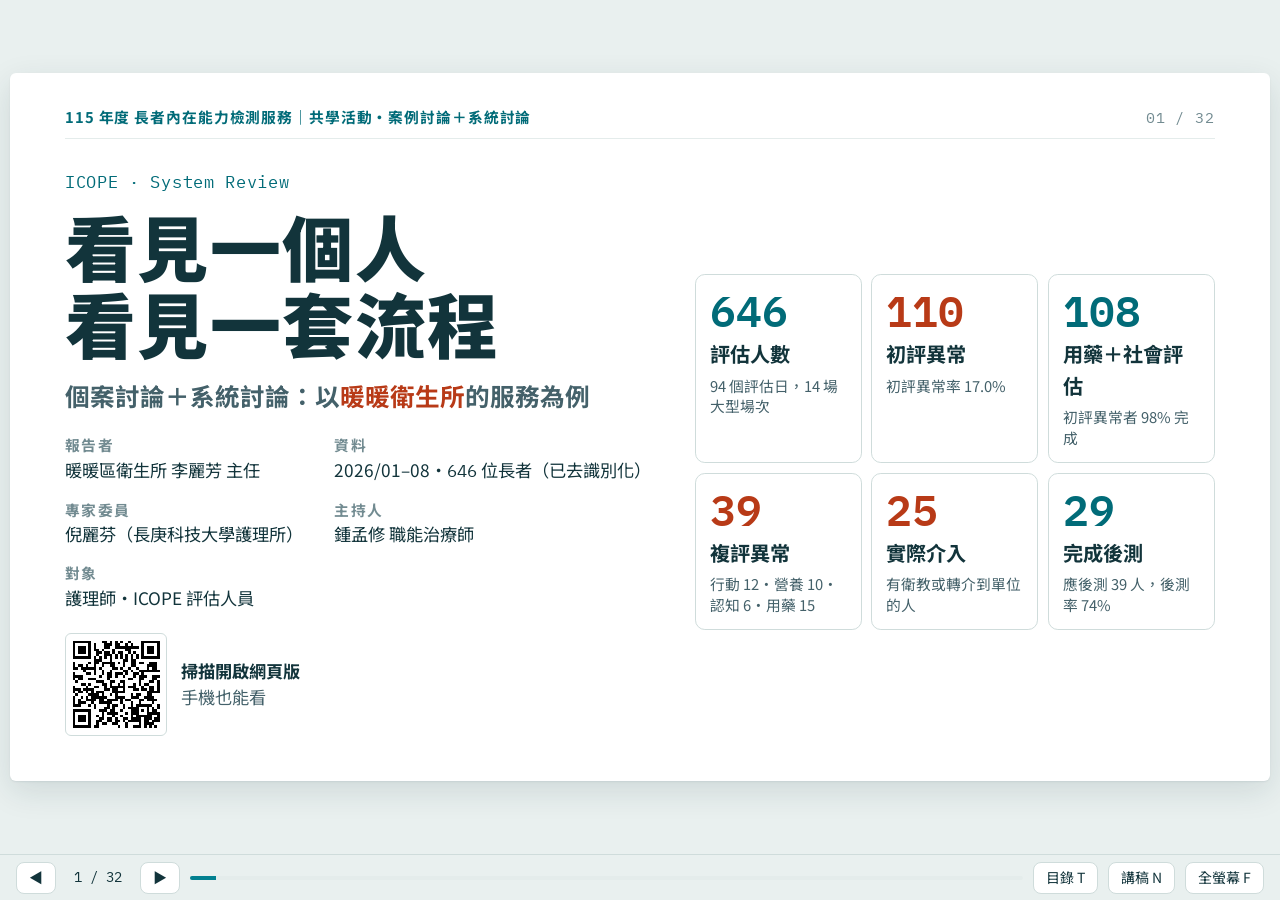
<file: index.html>
<!doctype html><html lang="zh-Hant"><head><meta charset="utf-8"><meta name="viewport" content="width=device-width,initial-scale=1,viewport-fit=cover"><style>:root{padding-top:env(safe-area-inset-top,0px);padding-bottom:env(safe-area-inset-bottom,0px)}body{margin:0}img{max-width:100%}[hidden]{display:none!important}</style></head><body>
<title>ICOPE 系統討論</title>
<meta name="claude:viewport-fit-sides" content="cover">
<link rel="preconnect" href="https://fonts.googleapis.com">
<link rel="preconnect" href="https://fonts.gstatic.com" crossorigin>
<link rel="stylesheet" href="https://fonts.googleapis.com/css2?family=IBM+Plex+Mono:wght@500;600&family=Noto+Sans+TC:wght@400;500;700;900&display=swap">
<style>
/* Layout: a 1280×720 "assessment sheet" stage scaled by --u; phones get a scrolling stack of the same sheets.
   Visual idea: the ICOPE form itself — domain letters A–F, □是 □否 boxes, fraction-style formulas. */
:root{
  --u:1px;
  --paper:#E9F0EF; --sheet:#FFFFFF; --ink:#12343B; --ink2:#44616A; --ink3:#728B91;
  --rule:#CFDCDB; --rule2:#E4ECEB;
  --teal:#028090; --tealink:#016B78; --tealbg:#E0F0F1; --tealmid:#7FC0C7;
  --orange:#E8552D; --orangeink:#B83A17; --orangebg:#FCE8E0;
  --amber:#F4A93C; --amberink:#8F5A00; --amberbg:#FDF0D8;
  --deep:#12343B; --ondeep:#EAF4F3; --ondeep2:#A9C6C9;
  --good:#0ca30c; --warn:#fab219; --serious:#ec835a; --critical:#d03b3b;
  --shadow:0 1px 2px rgba(18,52,59,.08),0 10px 32px rgba(18,52,59,.12);
  --f-body:"Noto Sans TC","PingFang TC","Microsoft JhengHei","Heiti TC",system-ui,sans-serif;
  --f-num:"IBM Plex Mono",ui-monospace,"SF Mono",Menlo,Consolas,monospace;
  --fs-cap:max(11.5px,calc(var(--u)*15));
  --fs-s:max(12.5px,calc(var(--u)*17.5));
  --fs-b:max(14px,calc(var(--u)*20.5));
  --fs-m:max(16px,calc(var(--u)*25));
  --fs-h:max(22px,calc(var(--u)*38));
  --fs-xl:max(28px,calc(var(--u)*56));
  --fs-hero:max(36px,calc(var(--u)*86));
  --g1:calc(var(--u)*8); --g2:calc(var(--u)*14); --g3:calc(var(--u)*22); --g4:calc(var(--u)*32);
  --r:calc(var(--u)*10);
  color-scheme:light;
}
[hidden]{display:none!important}
html,body{height:100%}
body{background:var(--paper);color:var(--ink);font-family:var(--f-body);font-size:var(--fs-b);line-height:1.55;-webkit-font-smoothing:antialiased}
*{box-sizing:border-box}
h1,h2,h3,p,ul,ol,dl,dd,figure{margin:0}
ul,ol{padding-left:1.15em}
a{color:var(--tealink)}
button{font:inherit;color:inherit}
:focus-visible{outline:3px solid var(--orange);outline-offset:2px;border-radius:4px}
.num{font-family:var(--f-num);font-variant-numeric:tabular-nums;letter-spacing:-.01em}
b,strong{font-weight:700}
.muted{color:var(--ink3)} .ink2{color:var(--ink2)}
.t-teal{color:var(--tealink)} .t-orange{color:var(--orangeink)} .t-amber{color:var(--amberink)}
.small{font-size:var(--fs-s)} .cap{font-size:var(--fs-cap)}

/* ---------- deck shell ---------- */
.deck{position:fixed;left:0;right:0;top:env(safe-area-inset-top,0px);bottom:calc(46px + env(safe-area-inset-bottom,0px));display:grid;place-items:center}
.slide{position:relative;background:var(--sheet);color:var(--ink);display:none;flex-direction:column;
  width:calc(var(--u)*1280);height:calc(var(--u)*720);padding:calc(var(--u)*34) calc(var(--u)*56) calc(var(--u)*30);
  gap:var(--g2);overflow:hidden;box-shadow:var(--shadow);border-radius:calc(var(--u)*6)}
.slide.on{display:flex;animation:fadein .22s ease-out}
@keyframes fadein{from{opacity:.4}to{opacity:1}}
@media (prefers-reduced-motion: reduce){.slide.on{animation:none}}
.hd{display:flex;justify-content:space-between;align-items:baseline;gap:var(--g2);font-size:var(--fs-cap);color:var(--ink3);letter-spacing:.06em;border-bottom:1px solid var(--rule2);padding-bottom:calc(var(--u)*8)}
.hd .sec{color:var(--tealink);font-weight:700}
.hd .sec.mi{color:var(--orangeink)}
.hd .pg{font-family:var(--f-num)}
h2{font-size:var(--fs-h);font-weight:900;line-height:1.22;letter-spacing:.01em;text-wrap:balance}
h2 .lite{font-weight:500;color:var(--ink2)}
h3{font-size:var(--fs-m);font-weight:700;line-height:1.3;text-wrap:balance}
.body{flex:1;min-height:0;display:flex;flex-direction:column;gap:var(--g3)}
.foot{font-size:var(--fs-cap);color:var(--ink3);line-height:1.45}
aside.notes{display:none}

.bar{position:fixed;left:0;right:0;bottom:0;height:calc(46px + env(safe-area-inset-bottom,0px));padding:0 max(16px,env(safe-area-inset-right,0px)) env(safe-area-inset-bottom,0px) max(16px,env(safe-area-inset-left,0px));
  display:flex;align-items:center;gap:10px;background:var(--paper);border-top:1px solid var(--rule);font-size:14px;z-index:20}
.bar button{background:var(--sheet);border:1px solid var(--rule);border-radius:8px;height:32px;padding:0 12px;cursor:pointer;white-space:nowrap}
.bar button:hover{border-color:var(--teal)}
.bar .count{font-family:var(--f-num);min-width:64px;text-align:center}
.bar .prog{flex:1;height:4px;background:var(--rule2);border-radius:2px;overflow:hidden;min-width:40px}
.bar .prog i{display:block;height:100%;background:var(--teal);width:0;transition:width .2s}
.bar .hint{color:var(--ink3);font-size:12px}
.notes-panel{position:fixed;left:max(16px,env(safe-area-inset-left,0px));right:max(16px,env(safe-area-inset-right,0px));bottom:calc(54px + env(safe-area-inset-bottom,0px));max-height:38vh;overflow:auto;
  background:var(--sheet);border:1px solid var(--rule);border-left:4px solid var(--amber);border-radius:10px;padding:12px 16px;font-size:15px;line-height:1.6;box-shadow:var(--shadow);z-index:25}
.notes-panel h4{margin:0 0 4px;font-size:13px;color:var(--amberink);letter-spacing:.08em}
.notes-panel ul{margin:0;padding-left:1.1em}
.toc{position:fixed;inset:0;background:color-mix(in srgb,var(--deep) 55%,transparent);z-index:30;display:grid;place-items:center;padding:16px max(16px,env(safe-area-inset-right,0px)) 16px max(16px,env(safe-area-inset-left,0px))}
.toc-box{background:var(--sheet);border-radius:12px;max-width:880px;width:100%;max-height:86vh;overflow:auto;padding:20px 22px;box-shadow:var(--shadow)}
.toc-box h4{margin:0 0 10px;font-size:16px}
.toc-list{display:grid;grid-template-columns:repeat(auto-fill,minmax(250px,1fr));gap:4px 16px;font-size:15px}
.toc-list button{all:unset;cursor:pointer;display:flex;gap:10px;padding:6px 8px;border-radius:6px}
.toc-list button:hover,.toc-list button:focus-visible{background:var(--tealbg)}
.toc-list .n{font-family:var(--f-num);color:var(--ink3);min-width:22px}
.toc-list .on{background:var(--tealbg);font-weight:700}
.tip{position:fixed;z-index:40;pointer-events:none;background:var(--ink);color:var(--sheet);font-size:13px;line-height:1.45;padding:8px 10px;border-radius:8px;max-width:240px;box-shadow:var(--shadow)}

/* ---------- scroll mode (phones / short screens) ---------- */
body.scroll{height:auto}
body.scroll .deck{position:static;display:flex;align-items:stretch;justify-items:stretch;flex-direction:column;gap:16px;padding-block:16px 80px;padding-left:max(16px,env(safe-area-inset-left,0px));padding-right:max(16px,env(safe-area-inset-right,0px))}
body.scroll .slide{display:flex;width:auto;height:auto;padding:calc(var(--u)*30) calc(var(--u)*28);border-radius:12px;animation:none}
body.scroll .bar{display:none}
body.scroll .fab{display:flex}
body.scroll .g2,body.scroll .g3,body.scroll .g4,body.scroll .g21,body.scroll .g12,body.scroll .cover-main,body.scroll .line-main,body.scroll .end-main{grid-template-columns:1fr!important}
body.scroll .kpis,body.scroll .minis,body.scroll .tiles,body.scroll .divider .qs{grid-template-columns:1fr 1fr!important}
body.scroll .pdca,body.scroll .calc,body.scroll .disc{grid-template-columns:1fr!important}
body.scroll .divider .big{font-size:64px}
body.scroll .stack-sm{flex-direction:column!important;align-items:stretch!important}
body.scroll.shownotes aside.notes{display:block;margin-top:8px;border-top:1px dashed var(--rule);padding-top:8px;font-size:14px;color:var(--ink2)}
body.scroll aside.notes h4{margin:0 0 4px;font-size:12px;color:var(--amberink)}
.fab{display:none;position:fixed;right:max(16px,calc(env(safe-area-inset-right,0px) + 12px));bottom:calc(16px + env(safe-area-inset-bottom,0px));gap:8px;z-index:20}
.fab button{background:var(--deep);color:var(--ondeep);border:0;border-radius:999px;padding:10px 14px;font-size:14px;box-shadow:var(--shadow);cursor:pointer}
.xscroll{overflow-x:auto;max-width:100%}

/* ---------- shared components ---------- */
.g2{display:grid;grid-template-columns:1fr 1fr;gap:var(--g3)}
.g3{display:grid;grid-template-columns:repeat(3,1fr);gap:var(--g3)}
.g4{display:grid;grid-template-columns:repeat(4,1fr);gap:var(--g2)}
.g21{display:grid;grid-template-columns:1.55fr 1fr;gap:var(--g4)}
.g12{display:grid;grid-template-columns:1fr 1.45fr;gap:var(--g4)}
.g2>*,.g3>*,.g4>*,.g21>*,.g12>*{min-width:0}
.card{border:1px solid var(--rule);border-radius:var(--r);padding:calc(var(--u)*16) calc(var(--u)*18);background:var(--sheet)}
.card.tint{background:var(--tealbg);border-color:transparent}
.card.warm{background:var(--orangebg);border-color:transparent}
.card.sun{background:var(--amberbg);border-color:transparent}
.label{font-size:var(--fs-cap);letter-spacing:.08em;color:var(--ink3);font-weight:700}
.list{display:flex;flex-direction:column;gap:calc(var(--u)*9);padding:0;list-style:none}
.list li{display:grid;grid-template-columns:calc(var(--u)*26) 1fr;gap:calc(var(--u)*8);align-items:start}
.list li>.k{font-family:var(--f-num);font-weight:600;color:var(--tealink);font-size:var(--fs-s);line-height:1.9}
.dom{display:inline-grid;place-items:center;width:calc(var(--u)*30);height:calc(var(--u)*30);min-width:20px;min-height:20px;border-radius:calc(var(--u)*6);background:var(--deep);color:var(--ondeep);font-family:var(--f-num);font-weight:600;font-size:var(--fs-s);flex:none}
.dom.bad{background:var(--orange);color:#fff}
.dom.ok{background:var(--tealbg);color:var(--tealink)}
.yn{font-family:var(--f-body);font-size:var(--fs-s);white-space:nowrap;color:var(--ink2)}
.yn .x{display:inline-block;width:.95em;height:.95em;border:1.5px solid currentColor;border-radius:2px;vertical-align:-.12em;margin-right:.18em;position:relative}
.yn .x.on{background:var(--ink);border-color:var(--ink)}
.yn .x.on::after{content:"";position:absolute;inset:18% 30% 30% 30%;border:solid var(--sheet);border-width:0 2px 2px 0;transform:rotate(40deg)}
.pill{display:inline-flex;align-items:center;gap:.35em;font-size:var(--fs-cap);font-weight:700;padding:.18em .6em;border-radius:999px;white-space:nowrap;background:var(--rule2);color:var(--ink)}
.pill::before{content:"";width:.62em;height:.62em;border-radius:50%;background:var(--ink3)}
.pill.ok::before{background:var(--good)} .pill.wn::before{background:var(--warn)} .pill.sr::before{background:var(--serious)} .pill.cr::before{background:var(--critical)}
.pill.ok{background:color-mix(in srgb,var(--good) 14%,var(--sheet))}
.pill.wn{background:color-mix(in srgb,var(--warn) 20%,var(--sheet))}
.pill.sr{background:color-mix(in srgb,var(--serious) 20%,var(--sheet))}
.pill.cr{background:color-mix(in srgb,var(--critical) 16%,var(--sheet))}
.frac{display:inline-grid;grid-template-rows:auto auto;justify-items:center;vertical-align:middle;line-height:1.3;font-size:var(--fs-s)}
.frac>span:first-child{border-bottom:1.5px solid var(--ink);padding:0 .3em .1em}
.frac>span:last-child{padding:.1em .3em 0}
.callout{border-left:calc(var(--u)*5) solid var(--orange);background:var(--orangebg);padding:calc(var(--u)*12) calc(var(--u)*16);border-radius:0 var(--r) var(--r) 0}
.callout.t{border-color:var(--teal);background:var(--tealbg)}
.callout.a{border-color:var(--amber);background:var(--amberbg)}
table.tb{width:100%;border-collapse:collapse;font-size:var(--fs-s)}
.tb th{font-size:var(--fs-cap);color:var(--ink3);font-weight:700;letter-spacing:.06em;text-align:left;border-bottom:1.5px solid var(--ink);padding:calc(var(--u)*6) calc(var(--u)*8)}
.tb td{border-bottom:1px solid var(--rule2);padding:calc(var(--u)*7) calc(var(--u)*8);vertical-align:top}
.tb td.r,.tb th.r{text-align:right}
.btn{display:inline-flex;align-items:center;gap:6px;border:1px solid var(--rule);background:var(--sheet);border-radius:8px;padding:calc(var(--u)*6) calc(var(--u)*12);font-size:var(--fs-s);cursor:pointer}
.btn:hover{border-color:var(--teal)}
.btn.pri{background:var(--teal);border-color:var(--teal);color:#fff}
.reveal-body{animation:fadein .25s}

/* ---------- cover ---------- */
.cover-main{flex:1;display:grid;grid-template-columns:1.05fr 1fr;gap:var(--g4);align-items:center}
.kicker{font-family:var(--f-num);font-size:var(--fs-s);color:var(--tealink);letter-spacing:.04em}
h1{font-size:var(--fs-hero);font-weight:900;line-height:1.08;letter-spacing:.02em;margin:calc(var(--u)*12) 0 calc(var(--u)*16)}
.cover-sub{font-size:var(--fs-m);font-weight:700;color:var(--ink2)}
.cover-sub b{color:var(--orangeink)}
.cover-meta{display:grid;grid-template-columns:auto auto;justify-content:start;gap:var(--g2) var(--g4);margin-top:calc(var(--u)*30);font-size:var(--fs-s)}
.cover-meta dt{font-size:var(--fs-cap);color:var(--ink3);letter-spacing:.1em;font-weight:700}
.tiles{display:grid;grid-template-columns:repeat(3,1fr);gap:calc(var(--u)*10)}
.tile{border:1px solid var(--rule);border-radius:var(--r);padding:calc(var(--u)*14);display:flex;flex-direction:column;gap:calc(var(--u)*6);min-height:calc(var(--u)*150)}
.tile .top{display:flex;align-items:center;gap:calc(var(--u)*8);font-weight:700;font-size:var(--fs-m)}
.tile .it{font-size:var(--fs-cap);color:var(--ink2);line-height:1.4;flex:1}

/* ---------- divider ---------- */
.slide.divider{background:var(--deep);color:var(--ondeep)}
.slide.divider .hd{border-color:color-mix(in srgb,var(--ondeep) 18%,transparent);color:var(--ondeep2)}
.slide.divider .hd .sec{color:var(--tealmid)}
.divider .big{font-size:calc(var(--u)*150);font-weight:900;line-height:1;letter-spacing:.04em}
.divider .big small{display:block;font-family:var(--f-num);font-size:var(--fs-m);font-weight:500;letter-spacing:.2em;color:var(--ondeep2);margin-top:calc(var(--u)*14)}
.divider .lead{font-size:var(--fs-m);font-weight:700;max-width:30em}
.divider .qs{display:grid;grid-template-columns:repeat(4,1fr);gap:var(--g2)}
.divider .qs>div{border-top:2px solid var(--tealmid);padding-top:calc(var(--u)*10)}
.divider .qs b{display:block;font-size:var(--fs-m)}
.divider .qs span{font-size:var(--fs-s);color:var(--ondeep2)}
.divider.mi .qs>div{border-color:var(--orange)}

/* ---------- agenda ---------- */
.people{display:grid;grid-template-columns:1fr 1fr;gap:var(--g3) var(--g4)}
.people dt{font-size:var(--fs-cap);letter-spacing:.1em;color:var(--ink3);font-weight:700}
.people dd{font-size:var(--fs-m);margin-top:calc(var(--u)*4);line-height:1.35}
.rd{display:flex;flex-direction:column;gap:0;padding:0;list-style:none}
.rd li{display:grid;grid-template-columns:calc(var(--u)*70) calc(var(--u)*150) 1fr;gap:calc(var(--u)*10);align-items:baseline;padding:calc(var(--u)*8) 0;border-bottom:1px solid var(--rule2);font-size:var(--fs-s)}
.rd .tm{font-family:var(--f-num);color:var(--ink2)}
.rd .mn{font-family:var(--f-num);color:var(--ink3);font-weight:400;margin-left:.3em}
.rd .ds{color:var(--ink2);font-size:var(--fs-cap)}
.rdbar{display:flex;gap:2px;height:calc(var(--u)*10);border-radius:5px;overflow:hidden;margin:calc(var(--u)*8) 0 calc(var(--u)*4)}
.rdbar i{display:block;height:100%}
.expert{display:flex;flex-direction:column;justify-content:center;gap:calc(var(--u)*6);background:var(--deep);color:var(--ondeep);border-radius:var(--r);padding:calc(var(--u)*28)}
.expert .role{font-size:var(--fs-cap);letter-spacing:.14em;color:var(--ondeep2);font-weight:700}
.expert .nm{font-size:var(--fs-xl);font-weight:900;line-height:1.1}
.expert .org{font-size:var(--fs-m);color:var(--ondeep2)}
body.scroll .people{grid-template-columns:1fr!important}
body.scroll .rd li{grid-template-columns:auto 1fr!important}
body.scroll .rd .ds{grid-column:1 / -1}
.chip{display:inline-block;font-size:var(--fs-cap);font-weight:700;color:#fff;border-radius:4px;padding:0 .45em;margin-right:.45em;vertical-align:.1em}
.chip.mi{background:var(--orange)} .chip.ma{background:var(--teal)}
.agenda td{vertical-align:middle}
.agenda tr.ag-mi td:first-child{box-shadow:inset 4px 0 0 var(--orange)}
.agenda tr.ag-ma td:first-child{box-shadow:inset 4px 0 0 var(--teal)}
.agenda tr.ag-ne td{color:var(--ink2)}
.tl{display:flex;height:calc(var(--u)*64);border-radius:var(--r);overflow:hidden;gap:2px}
.tl>div{display:flex;flex-direction:column;justify-content:center;padding:0 calc(var(--u)*10);font-size:var(--fs-cap);line-height:1.25;min-width:0;overflow:hidden}
.tl .ma{background:var(--teal);color:#fff} .tl .ma2{background:var(--tealbg);color:var(--ink)}
.tl .mi{background:var(--orange);color:#fff} .tl .mi2{background:var(--orangebg);color:var(--ink)}
.tl .ne{background:var(--rule2);color:var(--ink2)}
.tl b{font-family:var(--f-num);font-size:var(--fs-s)}

/* ---------- flow ---------- */
.flow{display:grid;grid-template-columns:repeat(7,1fr);gap:calc(var(--u)*8)}
.st{border:1px solid var(--rule);border-radius:var(--r);padding:calc(var(--u)*12);display:flex;flex-direction:column;gap:calc(var(--u)*6);position:relative;min-width:0}
.st .no{font-family:var(--f-num);font-size:var(--fs-cap);color:var(--ink3)}
.st h3{font-size:var(--fs-b)}
.st p,.st li{font-size:var(--fs-s);line-height:1.5;color:var(--ink2)}
.st ul{padding-left:1em}
.st.key{border-color:var(--teal);background:var(--tealbg)}
.axis{position:relative;height:calc(var(--u)*46);margin-top:calc(var(--u)*4)}
.axis .ln{position:absolute;left:0;right:0;top:calc(var(--u)*14);height:2px;background:var(--rule)}
.axis .mk{position:absolute;top:0;transform:translateX(-50%);text-align:center;font-size:var(--fs-cap);color:var(--ink2);white-space:nowrap}
.axis .mk::before{content:"";display:block;margin:calc(var(--u)*8) auto calc(var(--u)*4);width:calc(var(--u)*12);height:calc(var(--u)*12);border-radius:50%;background:var(--teal)}
.axis .win{position:absolute;top:calc(var(--u)*10);height:calc(var(--u)*10);border-radius:5px;opacity:.85}

/* ---------- metrics ---------- */
.kpis{display:grid;grid-template-columns:repeat(5,1fr);gap:var(--g2)}
.kpi{border-top:3px solid var(--teal);padding-top:calc(var(--u)*8)}
.kpi .v{font-family:var(--f-num);font-weight:600;font-size:var(--fs-xl);line-height:1.05;letter-spacing:-.03em}
.kpi .v small{font-size:.45em;margin-left:.08em;color:var(--ink2)}
.kpi .l{font-size:var(--fs-s);font-weight:700}
.kpi .s{font-size:var(--fs-cap);color:var(--ink3)}
.kpi.alert{border-color:var(--orange)}
.fx{display:flex;flex-direction:column;gap:calc(var(--u)*8)}
.fx .row{display:flex;align-items:center;gap:calc(var(--u)*10);flex-wrap:wrap}
.fx .nm{font-weight:700;font-size:var(--fs-s);min-width:calc(var(--u)*120)}
.fx .eq{font-size:var(--fs-s);color:var(--ink3)}
.thr{font-size:var(--fs-cap);font-weight:700;color:var(--orangeink);background:var(--orangebg);border-radius:4px;padding:.05em .45em;white-space:nowrap}

/* funnel */
.fun{display:flex;flex-direction:column;gap:calc(var(--u)*10)}
.fr{display:grid;grid-template-columns:calc(var(--u)*170) 1fr calc(var(--u)*92);gap:calc(var(--u)*12);align-items:center}
.fr .lb{font-size:var(--fs-b);font-weight:700;text-align:right;line-height:1.25}
.fr .lb small{display:block;font-weight:400;color:var(--ink3);font-size:var(--fs-cap)}
.fr .tr{height:calc(var(--u)*46);position:relative}
.fr .bx{height:100%;border-radius:0 calc(var(--u)*4) calc(var(--u)*4) 0;min-width:3px}
.fr .vl{font-family:var(--f-num);font-weight:600;font-size:var(--fs-m)}
.leak{display:grid;grid-template-columns:calc(var(--u)*170) 1fr;gap:calc(var(--u)*12);font-size:var(--fs-cap);color:var(--orangeink);font-weight:700;margin:calc(var(--u)*-3) 0}
.leak span:last-child::before{content:"↳ "}

/* strip chart */
.strip{display:flex;flex-direction:column;gap:calc(var(--u)*4);min-width:0}
.srow{display:grid;grid-template-columns:calc(var(--u)*78) 1fr calc(var(--u)*76);gap:calc(var(--u)*10);align-items:center}
.srow .sl{font-size:var(--fs-s);font-weight:700;text-align:right}
.srow .sa{font-family:var(--f-num);font-size:var(--fs-s);color:var(--ink2)}
.strk{position:relative;height:calc(var(--u)*64);border-bottom:1px solid var(--rule2)}
.strk .grid{position:absolute;top:0;bottom:0;width:1px;background:var(--rule2)}
.strk .th{position:absolute;top:calc(var(--u)*-4);bottom:calc(var(--u)*-4);border-left:2px dashed var(--orange)}
.dot{position:absolute;top:50%;width:calc(var(--u)*19);height:calc(var(--u)*19);min-width:11px;min-height:11px;margin:0;padding:0;border-radius:50%;border:2px solid var(--sheet);background:var(--teal);transform:translate(-50%,calc(-50% + var(--dy,0px)));cursor:pointer}
.dot::after{content:"";position:absolute;inset:-9px;border-radius:50%}
.dot.flag{background:var(--orange)}
.dot:hover,.dot:focus-visible{outline:2px solid var(--ink);outline-offset:1px}
.sax{display:grid;grid-template-columns:calc(var(--u)*78) 1fr calc(var(--u)*76);gap:calc(var(--u)*10)}
.sax .tk{position:relative;height:calc(var(--u)*20)}
.sax .tk span{position:absolute;transform:translateX(-50%);font-family:var(--f-num);font-size:var(--fs-cap);color:var(--ink3)}
.compact .strk{height:calc(var(--u)*50)}
.slegend{display:flex;gap:var(--g3);flex-wrap:wrap;font-size:var(--fs-cap);color:var(--ink2)}
.slegend i{display:inline-block;width:.8em;height:.8em;border-radius:50%;vertical-align:-.05em;margin-right:.35em}
.slegend .dash{width:0;height:1em;border-radius:0;border-left:2px dashed var(--orange);margin-right:.5em}

/* mini bars in tables */
.mb{display:flex;align-items:center;gap:calc(var(--u)*8)}
.mb .t{flex:1;height:calc(var(--u)*8);background:var(--rule2);border-radius:4px;overflow:hidden;min-width:30px}
.mb .t i{display:block;height:100%;background:var(--teal);border-radius:4px}
.mb .t i.lo{background:var(--orange)}
.mb .v{font-family:var(--f-num);min-width:4.2em;text-align:right}

/* steps */
.steps{display:grid;grid-template-columns:repeat(5,1fr);gap:calc(var(--u)*10)}
.step{border-top:3px solid var(--teal);padding-top:calc(var(--u)*8);display:flex;flex-direction:column;gap:calc(var(--u)*6);min-width:0}
.step .n{font-family:var(--f-num);font-weight:600;color:var(--tealink);font-size:var(--fs-s)}
.step h3{font-size:var(--fs-b)}
.step p,.step li{font-size:var(--fs-cap);color:var(--ink2);line-height:1.5}
.step ul{padding-left:1em}

/* calculator */
.calc{display:grid;grid-template-columns:1fr 1.05fr;gap:var(--g4);flex:1;min-height:0}
.calc .in{display:grid;grid-template-columns:1fr 1fr;gap:calc(var(--u)*8) var(--g2);align-content:start}
.calc label{display:flex;flex-direction:column;gap:2px;font-size:var(--fs-cap);color:var(--ink2);font-weight:700}
.calc input{font:inherit;font-family:var(--f-num);font-size:var(--fs-b);padding:calc(var(--u)*5) calc(var(--u)*10);border:1px solid var(--rule);border-radius:8px;background:var(--sheet);color:var(--ink);width:100%}
.calc input:focus{border-color:var(--teal);outline:none;box-shadow:0 0 0 3px var(--tealbg)}
.calc .out{display:flex;flex-direction:column;gap:calc(var(--u)*5)}
.orow{display:grid;grid-template-columns:1fr auto auto;gap:calc(var(--u)*12);align-items:center;padding:calc(var(--u)*6) 0;border-bottom:1px solid var(--rule2);font-size:var(--fs-s)}
.orow .ov{font-family:var(--f-num);font-weight:600;font-size:var(--fs-b);min-width:4.4em;text-align:right}
.orow .of{font-size:var(--fs-cap);color:var(--ink3);font-weight:400}

/* discussion */
.disc{display:grid;grid-template-columns:1.6fr 1fr;gap:var(--g4);flex:1;min-height:0}
.qlist{display:flex;flex-direction:column;gap:var(--g2);counter-reset:q;padding:0;list-style:none}
.qlist li{display:grid;grid-template-columns:calc(var(--u)*44) 1fr;gap:calc(var(--u)*10);align-items:start;font-size:var(--fs-b)}
.qlist li::before{counter-increment:q;content:"Q" counter(q);font-family:var(--f-num);font-weight:600;color:#fff;background:var(--teal);border-radius:6px;text-align:center;font-size:var(--fs-s);padding:2px 0}
.mi .qlist li::before,.qlist.mi li::before{background:var(--orange)}
.qlist li small{display:block;color:var(--ink3);font-size:var(--fs-cap)}
.timer{border:1px solid var(--rule);border-radius:var(--r);padding:calc(var(--u)*14);display:flex;flex-direction:column;gap:calc(var(--u)*10);align-items:flex-start}
.timer .tv{font-family:var(--f-num);font-weight:600;font-size:calc(var(--u)*64);line-height:1;letter-spacing:-.02em}
.timer.done .tv{color:var(--orangeink)}
.timer .tb2{display:flex;gap:8px;flex-wrap:wrap}

/* case */
.prof{display:grid;grid-template-columns:auto 1fr;gap:calc(var(--u)*4) calc(var(--u)*14);font-size:var(--fs-s)}
.prof dt{color:var(--ink3);font-weight:700}
.ctl{position:relative;height:calc(var(--u)*250);margin:calc(var(--u)*8) calc(var(--u)*6) 0}
.ctl .base{position:absolute;left:0;right:0;top:calc(var(--u)*164);height:2px;background:var(--ink)}
.ctl .w{position:absolute;height:calc(var(--u)*22);border-radius:4px;font-size:var(--fs-cap);font-weight:700;padding:0 8px;line-height:calc(var(--u)*22);white-space:nowrap;overflow:hidden}
.ctl .w.fu{top:calc(var(--u)*180);background:var(--tealbg);color:var(--tealink)}
.ctl .w.pt{top:calc(var(--u)*206);background:var(--amberbg);color:var(--amberink)}
.ctl .ev{position:absolute;transform:translateX(-50%);display:flex;flex-direction:column;align-items:center;text-align:center;width:calc(var(--u)*170)}
.ctl .ev.l{transform:none;align-items:flex-start;text-align:left}
.ctl .ev.r{transform:translateX(-100%);align-items:flex-end;text-align:right}
.ctl .ev .d{font-family:var(--f-num);font-size:var(--fs-cap);color:var(--ink3)}
.ctl .ev b{font-size:var(--fs-s);line-height:1.3}
.ctl .ev.hidden-ev b{color:var(--orangeink)}
.ctl .cn{position:absolute;width:0;border-left:1.5px dotted var(--ink3)}
.ctl .pin{position:absolute;top:calc(var(--u)*155);width:calc(var(--u)*20);height:calc(var(--u)*20);border-radius:50%;background:var(--teal);border:3px solid var(--sheet);transform:translateX(-50%)}
.ctl .pin.hid{background:var(--sheet);border:2.5px dashed var(--orange)}
.ctl .mo{position:absolute;top:calc(var(--u)*232);transform:translateX(-50%);font-family:var(--f-num);font-size:var(--fs-cap);color:var(--ink3);white-space:nowrap}
.formrow{display:grid;grid-template-columns:calc(var(--u)*38) calc(var(--u)*92) 1fr auto;gap:calc(var(--u)*12);align-items:center;padding:calc(var(--u)*9) 0;border-bottom:1px solid var(--rule2);font-size:var(--fs-s)}
.formrow .nm{font-weight:700}
.formrow .res{display:flex;gap:calc(var(--u)*10);align-items:center;justify-content:flex-end}
.score{font-family:var(--f-num);font-weight:600;font-size:var(--fs-m)}
.score small{font-size:.6em;color:var(--ink3);font-weight:500}
.minis{display:grid;grid-template-columns:repeat(3,1fr);gap:var(--g2)}
.mini{border:1px solid var(--rule);border-radius:var(--r);padding:calc(var(--u)*12) calc(var(--u)*14);display:flex;flex-direction:column;gap:calc(var(--u)*4);min-width:0}
.mini .mt{display:flex;justify-content:space-between;align-items:baseline;gap:8px;font-weight:700;font-size:var(--fs-s)}
.mini .mt span{font-weight:400;font-size:var(--fs-cap);color:var(--ink3)}
.mini svg{width:100%;height:calc(var(--u)*92);min-height:60px;display:block;overflow:visible}
.mini .mv{display:flex;justify-content:space-between;font-family:var(--f-num);font-size:var(--fs-cap);color:var(--ink2)}
.mini .mv b{font-size:var(--fs-s);color:var(--ink)}
.mx{width:100%;border-collapse:collapse;font-size:var(--fs-s)}
.mx th{font-size:var(--fs-cap);font-weight:700;color:var(--ink2);padding:calc(var(--u)*6);border-bottom:1.5px solid var(--ink);text-align:center;line-height:1.3}
.mx th:first-child{text-align:left}
.mx td{padding:calc(var(--u)*7) calc(var(--u)*6);border-bottom:1px solid var(--rule2);text-align:center}
.mx td:first-child{text-align:left;font-weight:700}
.mx .p{display:inline-block;width:calc(var(--u)*16);height:calc(var(--u)*16);min-width:11px;min-height:11px;border-radius:50%;background:var(--teal);vertical-align:middle}
.mx .q{display:inline-block;width:calc(var(--u)*16);height:calc(var(--u)*16);min-width:11px;min-height:11px;border-radius:50%;border:2.5px solid var(--teal);vertical-align:middle}
.mx .z{color:var(--rule)}

/* commitment & QR */
.pdca{display:grid;grid-template-columns:1fr 1fr;gap:calc(var(--u)*10) var(--g3)}
.pdca label{display:flex;flex-direction:column;gap:3px;font-size:var(--fs-cap);font-weight:700;color:var(--ink2)}
.pdca input,.pdca textarea{font:inherit;font-size:var(--fs-s);padding:calc(var(--u)*6) calc(var(--u)*10);border:1px solid var(--rule);border-radius:8px;background:var(--sheet);color:var(--ink);width:100%;resize:none}
.pdca textarea{height:calc(var(--u)*64);min-height:44px}
.pdca .wide{grid-column:1 / -1}
.qrbox{display:flex;flex-direction:column;align-items:center;gap:calc(var(--u)*10)}
a.qrframe{text-decoration:none;color:inherit}
.qrframe{width:calc(var(--u)*300);height:calc(var(--u)*300);min-width:180px;min-height:180px;max-width:100%;aspect-ratio:1;background:#fff;border-radius:calc(var(--u)*14);padding:calc(var(--u)*14);border:1px solid var(--rule);display:grid;place-items:center;position:relative}
.qrframe img,.qrframe canvas{width:100%;height:100%;object-fit:contain;image-rendering:pixelated;display:block}
.qrframe .ph{display:none;text-align:center;font-size:var(--fs-s);color:#5d7177;line-height:1.5;padding:12px}
.qrbox.missing .qrframe img{display:none}
.qrbox.missing .qrframe .ph{display:block}
.qrbox.missing .qrframe{border:2px dashed var(--amber);background:var(--amberbg)}
.qrbox.missing .qrframe .ph{color:var(--amberink)}
.qrcap{font-weight:700;font-size:var(--fs-m);text-align:center}
.line-main{flex:1;display:grid;grid-template-columns:auto 1fr;gap:calc(var(--u)*56);align-items:center}
.end-main{flex:1;display:grid;grid-template-columns:1fr auto;gap:calc(var(--u)*48);align-items:center}
.ref{display:flex;flex-direction:column;gap:calc(var(--u)*10);font-size:var(--fs-s);padding:0;list-style:none}
.ref li{display:grid;grid-template-columns:calc(var(--u)*92) 1fr;gap:calc(var(--u)*12)}
.ref .tag{font-size:var(--fs-cap);font-weight:700;color:var(--tealink);letter-spacing:.04em}

/* ---------- system-discussion additions ---------- */
.body.fill{flex:1;min-height:0}
.fillcol{display:flex;flex-direction:column;justify-content:space-evenly;gap:var(--g2)}
.stretch{align-items:stretch!important}
.card.fillcol{justify-content:space-evenly}
.lead2{font-size:var(--fs-m);font-weight:700;line-height:1.45}
.big2{font-family:var(--f-num);font-weight:600;font-size:calc(var(--u)*64);line-height:1;letter-spacing:-.03em}
.big2 small{font-size:.42em;color:var(--ink2);margin-left:.08em}
/* vertical columns */
.cols{display:flex;align-items:flex-end;gap:calc(var(--u)*14);flex:1;min-height:calc(var(--u)*200);border-bottom:1.5px solid var(--ink);padding:0 calc(var(--u)*6)}
.cols .c{flex:1;display:flex;flex-direction:column;align-items:center;justify-content:flex-end;height:100%;gap:calc(var(--u)*6);min-width:0}
.cols .c i{display:block;width:100%;background:var(--teal);border-radius:calc(var(--u)*5) calc(var(--u)*5) 0 0;min-height:2px}
.cols .c i.lo{background:var(--orange)} .cols .c i.mid{background:var(--tealmid)}
.cols .c b{font-family:var(--f-num);font-size:var(--fs-s)}
.colx{display:flex;gap:calc(var(--u)*14);padding:calc(var(--u)*6) calc(var(--u)*6) 0}
.colx span{flex:1;text-align:center;font-size:var(--fs-s);color:var(--ink2);min-width:0}
/* horizontal bars */
.hb{display:flex;flex-direction:column;justify-content:space-evenly;gap:calc(var(--u)*10);flex:1}
.hr{display:grid;grid-template-columns:calc(var(--u)*110) 1fr calc(var(--u)*150);gap:calc(var(--u)*12);align-items:center}
.hr .lb{font-weight:700;font-size:var(--fs-b);text-align:right}
.hr .lb small{display:block;font-weight:400;font-size:var(--fs-cap);color:var(--ink3)}
.hr .tk{height:calc(var(--u)*30);background:var(--rule2);border-radius:calc(var(--u)*5);position:relative;overflow:hidden}
.hr .tk i{position:absolute;left:0;top:0;bottom:0;background:var(--teal);border-radius:calc(var(--u)*5)}
.hr .tk i.o{background:var(--orange)} .hr .tk i.m{background:var(--tealmid)} .hr .tk i.a{background:var(--amber)}
.hr .v{font-family:var(--f-num);font-size:var(--fs-s);color:var(--ink2)}
.hr .v b{font-size:var(--fs-b);color:var(--ink)}
/* stacked */
.sk{display:flex;height:calc(var(--u)*34);border-radius:calc(var(--u)*5);overflow:hidden;gap:2px}
.sk i{display:flex;align-items:center;justify-content:center;font-style:normal;font-family:var(--f-num);font-weight:600;font-size:var(--fs-cap);color:#fff;min-width:0;white-space:nowrap;overflow:hidden}
.sk .s1{background:var(--teal)} .sk .s2{background:var(--tealmid);color:var(--ink)} .sk .s3{background:var(--amber);color:#3a2600} .sk .s4{background:var(--orange)} .sk .s5{background:var(--rule);color:var(--ink2)}
.skrow{display:grid;grid-template-columns:calc(var(--u)*130) 1fr calc(var(--u)*120);gap:calc(var(--u)*12);align-items:center}
.skrow .lb{font-weight:700;text-align:right;font-size:var(--fs-b)}
.skrow .lb small{display:block;font-weight:400;font-size:var(--fs-cap);color:var(--ink3)}
.skrow .v{font-family:var(--f-num);font-size:var(--fs-s);color:var(--ink2)}
.lg{display:flex;gap:var(--g3);flex-wrap:wrap;font-size:var(--fs-s);color:var(--ink2)}
.lg i{display:inline-block;width:.9em;height:.9em;border-radius:3px;vertical-align:-.1em;margin-right:.35em}
/* compare table */
.cmp td,.cmp th{padding:calc(var(--u)*11) calc(var(--u)*10)!important;font-size:var(--fs-b)!important}
.cmp th{font-size:var(--fs-s)!important}
.cmp .me{background:var(--tealbg);font-weight:700}
.cmp td.me{font-family:var(--f-num)}
.tag2{display:inline-block;font-size:var(--fs-cap);font-weight:700;border-radius:4px;padding:.05em .5em;margin-left:.4em;vertical-align:.1em}
.tag2.up{background:color-mix(in srgb,var(--good) 16%,var(--sheet));color:#0b6b0b}
.tag2.dn{background:var(--orangebg);color:var(--orangeink)}
/* finding cards */
.fd{display:grid;grid-template-columns:repeat(3,1fr);gap:var(--g3);flex:1}
.fd>div{display:flex;flex-direction:column;gap:calc(var(--u)*8);justify-content:space-evenly}
.fd .n{font-family:var(--f-num);font-weight:600;font-size:calc(var(--u)*52);line-height:1;color:var(--tealink)}
.fd .n.o{color:var(--orangeink)}
.fd .n small{font-size:.4em;color:var(--ink2)}
.fd h3{font-size:var(--fs-m)}
.fd p{font-size:var(--fs-b);color:var(--ink2);line-height:1.5}
.ask{border:2px dashed var(--teal);border-radius:var(--r);padding:calc(var(--u)*12) calc(var(--u)*16);font-size:var(--fs-b)}
.ask b{color:var(--tealink)}
.ask.o{border-color:var(--orange)} .ask.o b{color:var(--orangeink)}
.chk{display:flex;flex-direction:column;justify-content:space-evenly;gap:calc(var(--u)*10);padding:0;list-style:none;flex:1}
.chk li{display:grid;grid-template-columns:calc(var(--u)*30) 1fr auto;gap:calc(var(--u)*12);align-items:center;font-size:var(--fs-b);border-bottom:1px solid var(--rule2);padding-bottom:calc(var(--u)*8)}
.chk li::before{content:"";width:calc(var(--u)*22);height:calc(var(--u)*22);min-width:14px;min-height:14px;border:2px solid var(--ink2);border-radius:4px}
.chk li small{display:block;color:var(--ink3);font-size:var(--fs-s)}
.chk .num{font-weight:600;color:var(--orangeink)}
.tool{display:grid;grid-template-columns:repeat(3,1fr);grid-template-rows:1fr 1fr;gap:var(--g2);flex:1}
.tool>div{border:1px solid var(--rule);border-radius:var(--r);padding:calc(var(--u)*14) calc(var(--u)*16);display:flex;flex-direction:column;gap:calc(var(--u)*6);justify-content:space-evenly}
.tool h3{font-size:var(--fs-m);display:flex;align-items:center;gap:calc(var(--u)*8)}
.tool ul{font-size:var(--fs-s);color:var(--ink2);display:flex;flex-direction:column;gap:calc(var(--u)*4)}
.tool .tg{font-size:var(--fs-cap);color:var(--ink3);font-weight:700}
.sw{display:grid;grid-template-columns:1fr 1fr;gap:var(--g4);flex:1}
.sw>div{border-radius:var(--r);padding:calc(var(--u)*18) calc(var(--u)*22);display:flex;flex-direction:column;justify-content:space-evenly;gap:calc(var(--u)*10)}
.sw .good{background:var(--tealbg)} .sw .gap{background:var(--orangebg)}
.sw h3{font-size:var(--fs-m)}
.sw ol{font-size:var(--fs-b);display:flex;flex-direction:column;gap:calc(var(--u)*10);flex:1;justify-content:space-evenly}
.wn{display:grid;grid-template-columns:repeat(4,1fr);gap:var(--g2)}
.wn>div{border:1px solid var(--rule);border-radius:var(--r);padding:calc(var(--u)*12);display:flex;flex-direction:column;gap:4px}
.wn .d{font-family:var(--f-num);font-size:var(--fs-cap);color:var(--ink3)}
.wn b{font-size:var(--fs-b)}
.wn .dl{font-family:var(--f-num);font-weight:600;color:var(--orangeink);font-size:var(--fs-b)}
body.scroll .fd,body.scroll .tool,body.scroll .sw,body.scroll .wn{grid-template-columns:1fr!important;grid-template-rows:none!important}
body.scroll .hr{grid-template-columns:calc(var(--u)*90) 1fr auto}
body.scroll .skrow{grid-template-columns:1fr!important}
body.scroll .skrow .lb{text-align:left}
body.scroll .cols{min-height:180px}
/* polish */
.slide h1{font-size:calc(var(--u)*72)}
.cover-main{grid-template-columns:1.15fr 1fr}
.tile .bign{font-family:var(--f-num);font-weight:600;font-size:calc(var(--u)*44);line-height:1;color:var(--tealink)}
.tile .bign.o{color:var(--orangeink)}
.tile .top{font-size:var(--fs-b)}
.steps .step h3{font-size:var(--fs-m)}
.steps .step p{font-size:var(--fs-b)}
.qlist li{font-size:var(--fs-m)}
.qlist li small{font-size:var(--fs-s)}
.sw ol{font-size:var(--fs-m)}
.pdca{grid-auto-rows:auto}
.pdca textarea{height:calc(var(--u)*150)}
.pdca input{padding:calc(var(--u)*10) calc(var(--u)*12)}
.divider .lead{max-width:none}
.orow .of{display:block}
.orow .pill{justify-self:end}
.st li{font-size:var(--fs-s)}

.covqr{display:flex;align-items:center;gap:calc(var(--u)*14);margin-top:calc(var(--u)*22);text-decoration:none;color:var(--ink2);font-size:var(--fs-s)}
.covqr svg{width:calc(var(--u)*104);height:calc(var(--u)*104);min-width:84px;min-height:84px;border:1px solid var(--rule);border-radius:6px;padding:4px;background:#fff;flex:none}
.covqr b{color:var(--ink)}
.cover-meta{margin-top:calc(var(--u)*20)}
/* ---------- case discussion ---------- */
.tline{list-style:none;padding:0;display:flex;flex-direction:column;justify-content:space-evenly;flex:1;border-left:3px solid var(--teal);margin-left:calc(var(--u)*8)}
.tline li{position:relative;padding:calc(var(--u)*6) 0 calc(var(--u)*6) calc(var(--u)*24);display:flex;flex-direction:column;gap:2px}
.tline li::before{content:"";position:absolute;left:calc(var(--u)*-11);top:calc(var(--u)*12);width:calc(var(--u)*16);height:calc(var(--u)*16);min-width:10px;min-height:10px;border-radius:50%;background:var(--teal);border:3px solid var(--sheet)}
.tline li.gap::before{background:var(--sheet);border:2.5px dashed var(--orange)}
.tline .d{font-family:var(--f-num);font-size:var(--fs-cap);color:var(--ink3)}
.tline b{font-size:var(--fs-m)}
.tline li>span:last-child{font-size:var(--fs-s);color:var(--ink2)}
.tline li.gap b,.tline li.gap>span:last-child{color:var(--orangeink)}
.casetb td{vertical-align:middle}
.casetb tr.hit td{background:var(--orangebg)}
.casetb .dom{margin-right:.4em}
.chk2{list-style:none;padding:0;display:flex;flex-direction:column;gap:calc(var(--u)*8);font-size:var(--fs-b)}
.chk2 li{display:flex;gap:calc(var(--u)*12);align-items:center}
.chk2 .no{font-size:var(--fs-cap);font-weight:700;color:var(--tealink);background:var(--tealbg);border-radius:4px;padding:.1em .55em;flex:none}
.picks{display:grid;grid-template-columns:1fr 1fr;gap:calc(var(--u)*10);flex:1}
.pick{display:flex;flex-direction:column;justify-content:center;gap:2px;text-align:left;border:2px solid var(--rule);background:var(--sheet);border-radius:var(--r);padding:calc(var(--u)*10) calc(var(--u)*14);cursor:pointer;color:var(--ink)}
.pick b{font-size:var(--fs-b)} .pick span{font-size:var(--fs-s);color:var(--ink2)}
.pick:hover{border-color:var(--teal)}
.pick.on{border-color:var(--orange);background:var(--orangebg)}
.pick.on b::before{content:"✓ ";color:var(--orangeink)}
.tk2{display:flex;flex-direction:column;gap:calc(var(--u)*4)}
.tk2 i{display:block;height:calc(var(--u)*16);border-radius:calc(var(--u)*4);background:var(--teal);min-width:3px}
.tk2 i.a{background:var(--amber)}
.hr.pair{grid-template-columns:calc(var(--u)*110) 1fr calc(var(--u)*200)}
.agenda2 td{vertical-align:middle}
.agenda2 tr.ne td{color:var(--ink2)}
.agenda2 tr.mi td:first-child{box-shadow:inset 5px 0 0 var(--orange)}
.agenda2 tr.ma td:first-child{box-shadow:inset 5px 0 0 var(--teal)}
.agenda2 tr.mi td,.agenda2 tr.ma td{padding-top:calc(var(--u)*14)!important;padding-bottom:calc(var(--u)*14)!important}
body.scroll .picks{grid-template-columns:1fr}
.hb.wv .hr{grid-template-columns:calc(var(--u)*100) 1fr calc(var(--u)*240)}
.step ul{font-size:var(--fs-b);display:flex;flex-direction:column;gap:calc(var(--u)*8)}
.step ul li{font-size:var(--fs-b)}
.divider .presenter{font-size:var(--fs-m);font-weight:700;color:var(--ondeep2);border-left:4px solid var(--tealmid);padding-left:calc(var(--u)*14);margin-top:calc(var(--u)*-18)}
.divider.mi .presenter{border-color:var(--orange)}
.mna{font-size:var(--fs-s)}
.mna td{padding:calc(var(--u)*6) calc(var(--u)*10)}
.mna td:first-child{width:50%}
.mna tr.tot td{border-top:1.5px solid var(--ink);border-bottom:none;background:var(--sheet2,transparent)}
.mna b.num{font-size:1.25em}
.mna{flex:1 1 auto;min-height:0;height:auto}.mna b.num{line-height:1}
.slide.divider{--deep:var(--tealbg);--ondeep:var(--ink);--ondeep2:var(--ink2)}
.slide.divider .hd .sec{color:var(--tealink)}.slide.divider.mi .hd .sec{color:var(--orangeink)}
.qrrow{display:flex;gap:calc(var(--u)*28);flex-wrap:wrap}
.sh{list-style:none;padding:0;display:flex;flex-direction:column;justify-content:space-evenly;flex:1;gap:calc(var(--u)*6)}
.sh li{display:grid;grid-template-columns:7.4em 1fr;gap:calc(var(--u)*10);font-size:var(--fs-s);line-height:1.55}
.sh li>b{color:var(--tealink)}
.fbk{display:grid;grid-template-columns:repeat(3,1fr);grid-auto-rows:1fr;gap:var(--g2);flex:1}
.fbk .card{display:flex;flex-direction:column;justify-content:center;gap:calc(var(--u)*6)}
.fbk .card>b{font-size:var(--fs-b)}
.fbk .card p{font-size:var(--fs-s);color:var(--ink2);line-height:1.5}
</style>
<div class="deck" id="deck">
<!-- ───────── 01 封面 -->
<section class="slide" data-title="封面">
  <div class="hd"><span class="sec">115 年度 長者內在能力檢測服務｜共學活動・案例討論＋系統討論</span><span class="pg"></span></div>
  <div class="cover-main">
    <div>
      <p class="kicker">ICOPE · System Review</p>
      <h1>看見一個人<br>看見一套流程</h1>
      <p class="cover-sub">個案討論＋系統討論：以<b>暖暖衛生所</b>的服務為例</p>
      <dl class="cover-meta">
        <div><dt>報告者</dt><dd>暖暖區衛生所 李麗芳 主任</dd></div>
        <div><dt>資料</dt><dd>2026/01–08・<span class="num">646</span> 位長者（已去識別化）</dd></div>
        <div><dt>專家委員</dt><dd>倪麗芬（長庚科技大學護理所）</dd></div>
        <div><dt>主持人</dt><dd>鍾孟修 職能治療師</dd></div>
        <div><dt>對象</dt><dd>護理師・ICOPE 評估人員</dd></div>
      </dl>
      <div class="qrrow"><a class="covqr" href="https://mattsue1003.github.io/icope-system-nuannuan/" target="_blank" rel="noopener"><svg xmlns="http://www.w3.org/2000/svg" viewBox="0 0 35 35" shape-rendering="crispEdges" role="img" aria-label="網頁版 QR code"><rect width="35" height="35" fill="#fff"/><g fill="#000"><rect x="1" y="1" width="1" height="1"/><rect x="2" y="1" width="1" height="1"/><rect x="3" y="1" width="1" height="1"/><rect x="4" y="1" width="1" height="1"/><rect x="5" y="1" width="1" height="1"/><rect x="6" y="1" width="1" height="1"/><rect x="7" y="1" width="1" height="1"/><rect x="12" y="1" width="1" height="1"/><rect x="13" y="1" width="1" height="1"/><rect x="15" y="1" width="1" height="1"/><rect x="17" y="1" width="1" height="1"/><rect x="19" y="1" width="1" height="1"/><rect x="22" y="1" width="1" height="1"/><rect x="27" y="1" width="1" height="1"/><rect x="28" y="1" width="1" height="1"/><rect x="29" y="1" width="1" height="1"/><rect x="30" y="1" width="1" height="1"/><rect x="31" y="1" width="1" height="1"/><rect x="32" y="1" width="1" height="1"/><rect x="33" y="1" width="1" height="1"/><rect x="1" y="2" width="1" height="1"/><rect x="7" y="2" width="1" height="1"/><rect x="9" y="2" width="1" height="1"/><rect x="13" y="2" width="1" height="1"/><rect x="14" y="2" width="1" height="1"/><rect x="15" y="2" width="1" height="1"/><rect x="17" y="2" width="1" height="1"/><rect x="18" y="2" width="1" height="1"/><rect x="21" y="2" width="1" height="1"/><rect x="23" y="2" width="1" height="1"/><rect x="27" y="2" width="1" height="1"/><rect x="33" y="2" width="1" height="1"/><rect x="1" y="3" width="1" height="1"/><rect x="3" y="3" width="1" height="1"/><rect x="4" y="3" width="1" height="1"/><rect x="5" y="3" width="1" height="1"/><rect x="7" y="3" width="1" height="1"/><rect x="9" y="3" width="1" height="1"/><rect x="13" y="3" width="1" height="1"/><rect x="14" y="3" width="1" height="1"/><rect x="17" y="3" width="1" height="1"/><rect x="18" y="3" width="1" height="1"/><rect x="19" y="3" width="1" height="1"/><rect x="20" y="3" width="1" height="1"/><rect x="21" y="3" width="1" height="1"/><rect x="22" y="3" width="1" height="1"/><rect x="23" y="3" width="1" height="1"/><rect x="24" y="3" width="1" height="1"/><rect x="25" y="3" width="1" height="1"/><rect x="27" y="3" width="1" height="1"/><rect x="29" y="3" width="1" height="1"/><rect x="30" y="3" width="1" height="1"/><rect x="31" y="3" width="1" height="1"/><rect x="33" y="3" width="1" height="1"/><rect x="1" y="4" width="1" height="1"/><rect x="3" y="4" width="1" height="1"/><rect x="4" y="4" width="1" height="1"/><rect x="5" y="4" width="1" height="1"/><rect x="7" y="4" width="1" height="1"/><rect x="9" y="4" width="1" height="1"/><rect x="10" y="4" width="1" height="1"/><rect x="12" y="4" width="1" height="1"/><rect x="16" y="4" width="1" height="1"/><rect x="21" y="4" width="1" height="1"/><rect x="22" y="4" width="1" height="1"/><rect x="27" y="4" width="1" height="1"/><rect x="29" y="4" width="1" height="1"/><rect x="30" y="4" width="1" height="1"/><rect x="31" y="4" width="1" height="1"/><rect x="33" y="4" width="1" height="1"/><rect x="1" y="5" width="1" height="1"/><rect x="3" y="5" width="1" height="1"/><rect x="4" y="5" width="1" height="1"/><rect x="5" y="5" width="1" height="1"/><rect x="7" y="5" width="1" height="1"/><rect x="10" y="5" width="1" height="1"/><rect x="11" y="5" width="1" height="1"/><rect x="13" y="5" width="1" height="1"/><rect x="14" y="5" width="1" height="1"/><rect x="16" y="5" width="1" height="1"/><rect x="18" y="5" width="1" height="1"/><rect x="19" y="5" width="1" height="1"/><rect x="22" y="5" width="1" height="1"/><rect x="24" y="5" width="1" height="1"/><rect x="27" y="5" width="1" height="1"/><rect x="29" y="5" width="1" height="1"/><rect x="30" y="5" width="1" height="1"/><rect x="31" y="5" width="1" height="1"/><rect x="33" y="5" width="1" height="1"/><rect x="1" y="6" width="1" height="1"/><rect x="7" y="6" width="1" height="1"/><rect x="10" y="6" width="1" height="1"/><rect x="13" y="6" width="1" height="1"/><rect x="14" y="6" width="1" height="1"/><rect x="15" y="6" width="1" height="1"/><rect x="17" y="6" width="1" height="1"/><rect x="19" y="6" width="1" height="1"/><rect x="21" y="6" width="1" height="1"/><rect x="23" y="6" width="1" height="1"/><rect x="25" y="6" width="1" height="1"/><rect x="27" y="6" width="1" height="1"/><rect x="33" y="6" width="1" height="1"/><rect x="1" y="7" width="1" height="1"/><rect x="2" y="7" width="1" height="1"/><rect x="3" y="7" width="1" height="1"/><rect x="4" y="7" width="1" height="1"/><rect x="5" y="7" width="1" height="1"/><rect x="6" y="7" width="1" height="1"/><rect x="7" y="7" width="1" height="1"/><rect x="9" y="7" width="1" height="1"/><rect x="11" y="7" width="1" height="1"/><rect x="13" y="7" width="1" height="1"/><rect x="15" y="7" width="1" height="1"/><rect x="17" y="7" width="1" height="1"/><rect x="19" y="7" width="1" height="1"/><rect x="21" y="7" width="1" height="1"/><rect x="23" y="7" width="1" height="1"/><rect x="25" y="7" width="1" height="1"/><rect x="27" y="7" width="1" height="1"/><rect x="28" y="7" width="1" height="1"/><rect x="29" y="7" width="1" height="1"/><rect x="30" y="7" width="1" height="1"/><rect x="31" y="7" width="1" height="1"/><rect x="32" y="7" width="1" height="1"/><rect x="33" y="7" width="1" height="1"/><rect x="9" y="8" width="1" height="1"/><rect x="10" y="8" width="1" height="1"/><rect x="11" y="8" width="1" height="1"/><rect x="15" y="8" width="1" height="1"/><rect x="20" y="8" width="1" height="1"/><rect x="21" y="8" width="1" height="1"/><rect x="23" y="8" width="1" height="1"/><rect x="24" y="8" width="1" height="1"/><rect x="1" y="9" width="1" height="1"/><rect x="7" y="9" width="1" height="1"/><rect x="9" y="9" width="1" height="1"/><rect x="10" y="9" width="1" height="1"/><rect x="12" y="9" width="1" height="1"/><rect x="13" y="9" width="1" height="1"/><rect x="14" y="9" width="1" height="1"/><rect x="15" y="9" width="1" height="1"/><rect x="16" y="9" width="1" height="1"/><rect x="18" y="9" width="1" height="1"/><rect x="20" y="9" width="1" height="1"/><rect x="23" y="9" width="1" height="1"/><rect x="24" y="9" width="1" height="1"/><rect x="26" y="9" width="1" height="1"/><rect x="27" y="9" width="1" height="1"/><rect x="30" y="9" width="1" height="1"/><rect x="31" y="9" width="1" height="1"/><rect x="32" y="9" width="1" height="1"/><rect x="1" y="10" width="1" height="1"/><rect x="3" y="10" width="1" height="1"/><rect x="4" y="10" width="1" height="1"/><rect x="6" y="10" width="1" height="1"/><rect x="9" y="10" width="1" height="1"/><rect x="12" y="10" width="1" height="1"/><rect x="15" y="10" width="1" height="1"/><rect x="16" y="10" width="1" height="1"/><rect x="20" y="10" width="1" height="1"/><rect x="23" y="10" width="1" height="1"/><rect x="24" y="10" width="1" height="1"/><rect x="29" y="10" width="1" height="1"/><rect x="30" y="10" width="1" height="1"/><rect x="31" y="10" width="1" height="1"/><rect x="32" y="10" width="1" height="1"/><rect x="1" y="11" width="1" height="1"/><rect x="2" y="11" width="1" height="1"/><rect x="4" y="11" width="1" height="1"/><rect x="5" y="11" width="1" height="1"/><rect x="6" y="11" width="1" height="1"/><rect x="7" y="11" width="1" height="1"/><rect x="8" y="11" width="1" height="1"/><rect x="9" y="11" width="1" height="1"/><rect x="11" y="11" width="1" height="1"/><rect x="16" y="11" width="1" height="1"/><rect x="17" y="11" width="1" height="1"/><rect x="19" y="11" width="1" height="1"/><rect x="22" y="11" width="1" height="1"/><rect x="25" y="11" width="1" height="1"/><rect x="29" y="11" width="1" height="1"/><rect x="31" y="11" width="1" height="1"/><rect x="32" y="11" width="1" height="1"/><rect x="5" y="12" width="1" height="1"/><rect x="9" y="12" width="1" height="1"/><rect x="12" y="12" width="1" height="1"/><rect x="15" y="12" width="1" height="1"/><rect x="20" y="12" width="1" height="1"/><rect x="21" y="12" width="1" height="1"/><rect x="23" y="12" width="1" height="1"/><rect x="26" y="12" width="1" height="1"/><rect x="27" y="12" width="1" height="1"/><rect x="28" y="12" width="1" height="1"/><rect x="29" y="12" width="1" height="1"/><rect x="30" y="12" width="1" height="1"/><rect x="31" y="12" width="1" height="1"/><rect x="32" y="12" width="1" height="1"/><rect x="33" y="12" width="1" height="1"/><rect x="1" y="13" width="1" height="1"/><rect x="6" y="13" width="1" height="1"/><rect x="7" y="13" width="1" height="1"/><rect x="9" y="13" width="1" height="1"/><rect x="12" y="13" width="1" height="1"/><rect x="14" y="13" width="1" height="1"/><rect x="15" y="13" width="1" height="1"/><rect x="17" y="13" width="1" height="1"/><rect x="18" y="13" width="1" height="1"/><rect x="19" y="13" width="1" height="1"/><rect x="21" y="13" width="1" height="1"/><rect x="24" y="13" width="1" height="1"/><rect x="25" y="13" width="1" height="1"/><rect x="27" y="13" width="1" height="1"/><rect x="1" y="14" width="1" height="1"/><rect x="2" y="14" width="1" height="1"/><rect x="3" y="14" width="1" height="1"/><rect x="4" y="14" width="1" height="1"/><rect x="11" y="14" width="1" height="1"/><rect x="14" y="14" width="1" height="1"/><rect x="15" y="14" width="1" height="1"/><rect x="17" y="14" width="1" height="1"/><rect x="20" y="14" width="1" height="1"/><rect x="24" y="14" width="1" height="1"/><rect x="26" y="14" width="1" height="1"/><rect x="27" y="14" width="1" height="1"/><rect x="28" y="14" width="1" height="1"/><rect x="31" y="14" width="1" height="1"/><rect x="32" y="14" width="1" height="1"/><rect x="33" y="14" width="1" height="1"/><rect x="1" y="15" width="1" height="1"/><rect x="3" y="15" width="1" height="1"/><rect x="4" y="15" width="1" height="1"/><rect x="7" y="15" width="1" height="1"/><rect x="8" y="15" width="1" height="1"/><rect x="9" y="15" width="1" height="1"/><rect x="14" y="15" width="1" height="1"/><rect x="22" y="15" width="1" height="1"/><rect x="23" y="15" width="1" height="1"/><rect x="26" y="15" width="1" height="1"/><rect x="27" y="15" width="1" height="1"/><rect x="31" y="15" width="1" height="1"/><rect x="32" y="15" width="1" height="1"/><rect x="2" y="16" width="1" height="1"/><rect x="10" y="16" width="1" height="1"/><rect x="11" y="16" width="1" height="1"/><rect x="12" y="16" width="1" height="1"/><rect x="15" y="16" width="1" height="1"/><rect x="16" y="16" width="1" height="1"/><rect x="19" y="16" width="1" height="1"/><rect x="20" y="16" width="1" height="1"/><rect x="26" y="16" width="1" height="1"/><rect x="30" y="16" width="1" height="1"/><rect x="31" y="16" width="1" height="1"/><rect x="33" y="16" width="1" height="1"/><rect x="4" y="17" width="1" height="1"/><rect x="5" y="17" width="1" height="1"/><rect x="7" y="17" width="1" height="1"/><rect x="12" y="17" width="1" height="1"/><rect x="13" y="17" width="1" height="1"/><rect x="15" y="17" width="1" height="1"/><rect x="18" y="17" width="1" height="1"/><rect x="20" y="17" width="1" height="1"/><rect x="24" y="17" width="1" height="1"/><rect x="26" y="17" width="1" height="1"/><rect x="28" y="17" width="1" height="1"/><rect x="29" y="17" width="1" height="1"/><rect x="33" y="17" width="1" height="1"/><rect x="1" y="18" width="1" height="1"/><rect x="6" y="18" width="1" height="1"/><rect x="9" y="18" width="1" height="1"/><rect x="10" y="18" width="1" height="1"/><rect x="13" y="18" width="1" height="1"/><rect x="15" y="18" width="1" height="1"/><rect x="16" y="18" width="1" height="1"/><rect x="17" y="18" width="1" height="1"/><rect x="18" y="18" width="1" height="1"/><rect x="19" y="18" width="1" height="1"/><rect x="20" y="18" width="1" height="1"/><rect x="22" y="18" width="1" height="1"/><rect x="23" y="18" width="1" height="1"/><rect x="24" y="18" width="1" height="1"/><rect x="27" y="18" width="1" height="1"/><rect x="30" y="18" width="1" height="1"/><rect x="31" y="18" width="1" height="1"/><rect x="33" y="18" width="1" height="1"/><rect x="1" y="19" width="1" height="1"/><rect x="2" y="19" width="1" height="1"/><rect x="3" y="19" width="1" height="1"/><rect x="5" y="19" width="1" height="1"/><rect x="6" y="19" width="1" height="1"/><rect x="7" y="19" width="1" height="1"/><rect x="8" y="19" width="1" height="1"/><rect x="13" y="19" width="1" height="1"/><rect x="14" y="19" width="1" height="1"/><rect x="16" y="19" width="1" height="1"/><rect x="17" y="19" width="1" height="1"/><rect x="20" y="19" width="1" height="1"/><rect x="24" y="19" width="1" height="1"/><rect x="25" y="19" width="1" height="1"/><rect x="27" y="19" width="1" height="1"/><rect x="28" y="19" width="1" height="1"/><rect x="30" y="19" width="1" height="1"/><rect x="31" y="19" width="1" height="1"/><rect x="33" y="19" width="1" height="1"/><rect x="1" y="20" width="1" height="1"/><rect x="3" y="20" width="1" height="1"/><rect x="4" y="20" width="1" height="1"/><rect x="6" y="20" width="1" height="1"/><rect x="8" y="20" width="1" height="1"/><rect x="10" y="20" width="1" height="1"/><rect x="11" y="20" width="1" height="1"/><rect x="12" y="20" width="1" height="1"/><rect x="16" y="20" width="1" height="1"/><rect x="17" y="20" width="1" height="1"/><rect x="18" y="20" width="1" height="1"/><rect x="19" y="20" width="1" height="1"/><rect x="20" y="20" width="1" height="1"/><rect x="29" y="20" width="1" height="1"/><rect x="30" y="20" width="1" height="1"/><rect x="31" y="20" width="1" height="1"/><rect x="32" y="20" width="1" height="1"/><rect x="33" y="20" width="1" height="1"/><rect x="2" y="21" width="1" height="1"/><rect x="7" y="21" width="1" height="1"/><rect x="8" y="21" width="1" height="1"/><rect x="9" y="21" width="1" height="1"/><rect x="10" y="21" width="1" height="1"/><rect x="12" y="21" width="1" height="1"/><rect x="15" y="21" width="1" height="1"/><rect x="17" y="21" width="1" height="1"/><rect x="23" y="21" width="1" height="1"/><rect x="25" y="21" width="1" height="1"/><rect x="26" y="21" width="1" height="1"/><rect x="29" y="21" width="1" height="1"/><rect x="30" y="21" width="1" height="1"/><rect x="1" y="22" width="1" height="1"/><rect x="4" y="22" width="1" height="1"/><rect x="6" y="22" width="1" height="1"/><rect x="8" y="22" width="1" height="1"/><rect x="9" y="22" width="1" height="1"/><rect x="10" y="22" width="1" height="1"/><rect x="11" y="22" width="1" height="1"/><rect x="12" y="22" width="1" height="1"/><rect x="13" y="22" width="1" height="1"/><rect x="17" y="22" width="1" height="1"/><rect x="18" y="22" width="1" height="1"/><rect x="19" y="22" width="1" height="1"/><rect x="20" y="22" width="1" height="1"/><rect x="23" y="22" width="1" height="1"/><rect x="24" y="22" width="1" height="1"/><rect x="25" y="22" width="1" height="1"/><rect x="28" y="22" width="1" height="1"/><rect x="29" y="22" width="1" height="1"/><rect x="30" y="22" width="1" height="1"/><rect x="31" y="22" width="1" height="1"/><rect x="1" y="23" width="1" height="1"/><rect x="3" y="23" width="1" height="1"/><rect x="6" y="23" width="1" height="1"/><rect x="7" y="23" width="1" height="1"/><rect x="8" y="23" width="1" height="1"/><rect x="9" y="23" width="1" height="1"/><rect x="11" y="23" width="1" height="1"/><rect x="12" y="23" width="1" height="1"/><rect x="14" y="23" width="1" height="1"/><rect x="15" y="23" width="1" height="1"/><rect x="16" y="23" width="1" height="1"/><rect x="17" y="23" width="1" height="1"/><rect x="19" y="23" width="1" height="1"/><rect x="21" y="23" width="1" height="1"/><rect x="22" y="23" width="1" height="1"/><rect x="26" y="23" width="1" height="1"/><rect x="27" y="23" width="1" height="1"/><rect x="29" y="23" width="1" height="1"/><rect x="30" y="23" width="1" height="1"/><rect x="31" y="23" width="1" height="1"/><rect x="32" y="23" width="1" height="1"/><rect x="1" y="24" width="1" height="1"/><rect x="3" y="24" width="1" height="1"/><rect x="4" y="24" width="1" height="1"/><rect x="5" y="24" width="1" height="1"/><rect x="8" y="24" width="1" height="1"/><rect x="11" y="24" width="1" height="1"/><rect x="12" y="24" width="1" height="1"/><rect x="13" y="24" width="1" height="1"/><rect x="14" y="24" width="1" height="1"/><rect x="15" y="24" width="1" height="1"/><rect x="19" y="24" width="1" height="1"/><rect x="23" y="24" width="1" height="1"/><rect x="26" y="24" width="1" height="1"/><rect x="31" y="24" width="1" height="1"/><rect x="1" y="25" width="1" height="1"/><rect x="2" y="25" width="1" height="1"/><rect x="3" y="25" width="1" height="1"/><rect x="7" y="25" width="1" height="1"/><rect x="9" y="25" width="1" height="1"/><rect x="14" y="25" width="1" height="1"/><rect x="16" y="25" width="1" height="1"/><rect x="17" y="25" width="1" height="1"/><rect x="20" y="25" width="1" height="1"/><rect x="23" y="25" width="1" height="1"/><rect x="25" y="25" width="1" height="1"/><rect x="26" y="25" width="1" height="1"/><rect x="27" y="25" width="1" height="1"/><rect x="28" y="25" width="1" height="1"/><rect x="29" y="25" width="1" height="1"/><rect x="30" y="25" width="1" height="1"/><rect x="33" y="25" width="1" height="1"/><rect x="9" y="26" width="1" height="1"/><rect x="13" y="26" width="1" height="1"/><rect x="14" y="26" width="1" height="1"/><rect x="16" y="26" width="1" height="1"/><rect x="20" y="26" width="1" height="1"/><rect x="22" y="26" width="1" height="1"/><rect x="23" y="26" width="1" height="1"/><rect x="24" y="26" width="1" height="1"/><rect x="25" y="26" width="1" height="1"/><rect x="29" y="26" width="1" height="1"/><rect x="31" y="26" width="1" height="1"/><rect x="33" y="26" width="1" height="1"/><rect x="1" y="27" width="1" height="1"/><rect x="2" y="27" width="1" height="1"/><rect x="3" y="27" width="1" height="1"/><rect x="4" y="27" width="1" height="1"/><rect x="5" y="27" width="1" height="1"/><rect x="6" y="27" width="1" height="1"/><rect x="7" y="27" width="1" height="1"/><rect x="11" y="27" width="1" height="1"/><rect x="12" y="27" width="1" height="1"/><rect x="13" y="27" width="1" height="1"/><rect x="15" y="27" width="1" height="1"/><rect x="16" y="27" width="1" height="1"/><rect x="19" y="27" width="1" height="1"/><rect x="23" y="27" width="1" height="1"/><rect x="24" y="27" width="1" height="1"/><rect x="25" y="27" width="1" height="1"/><rect x="27" y="27" width="1" height="1"/><rect x="29" y="27" width="1" height="1"/><rect x="31" y="27" width="1" height="1"/><rect x="32" y="27" width="1" height="1"/><rect x="1" y="28" width="1" height="1"/><rect x="7" y="28" width="1" height="1"/><rect x="12" y="28" width="1" height="1"/><rect x="14" y="28" width="1" height="1"/><rect x="15" y="28" width="1" height="1"/><rect x="16" y="28" width="1" height="1"/><rect x="17" y="28" width="1" height="1"/><rect x="21" y="28" width="1" height="1"/><rect x="23" y="28" width="1" height="1"/><rect x="24" y="28" width="1" height="1"/><rect x="25" y="28" width="1" height="1"/><rect x="29" y="28" width="1" height="1"/><rect x="30" y="28" width="1" height="1"/><rect x="31" y="28" width="1" height="1"/><rect x="32" y="28" width="1" height="1"/><rect x="33" y="28" width="1" height="1"/><rect x="1" y="29" width="1" height="1"/><rect x="3" y="29" width="1" height="1"/><rect x="4" y="29" width="1" height="1"/><rect x="5" y="29" width="1" height="1"/><rect x="7" y="29" width="1" height="1"/><rect x="10" y="29" width="1" height="1"/><rect x="12" y="29" width="1" height="1"/><rect x="16" y="29" width="1" height="1"/><rect x="19" y="29" width="1" height="1"/><rect x="23" y="29" width="1" height="1"/><rect x="25" y="29" width="1" height="1"/><rect x="26" y="29" width="1" height="1"/><rect x="27" y="29" width="1" height="1"/><rect x="28" y="29" width="1" height="1"/><rect x="29" y="29" width="1" height="1"/><rect x="30" y="29" width="1" height="1"/><rect x="33" y="29" width="1" height="1"/><rect x="1" y="30" width="1" height="1"/><rect x="3" y="30" width="1" height="1"/><rect x="4" y="30" width="1" height="1"/><rect x="5" y="30" width="1" height="1"/><rect x="7" y="30" width="1" height="1"/><rect x="11" y="30" width="1" height="1"/><rect x="12" y="30" width="1" height="1"/><rect x="14" y="30" width="1" height="1"/><rect x="15" y="30" width="1" height="1"/><rect x="17" y="30" width="1" height="1"/><rect x="20" y="30" width="1" height="1"/><rect x="21" y="30" width="1" height="1"/><rect x="23" y="30" width="1" height="1"/><rect x="24" y="30" width="1" height="1"/><rect x="25" y="30" width="1" height="1"/><rect x="26" y="30" width="1" height="1"/><rect x="28" y="30" width="1" height="1"/><rect x="29" y="30" width="1" height="1"/><rect x="30" y="30" width="1" height="1"/><rect x="32" y="30" width="1" height="1"/><rect x="33" y="30" width="1" height="1"/><rect x="1" y="31" width="1" height="1"/><rect x="3" y="31" width="1" height="1"/><rect x="4" y="31" width="1" height="1"/><rect x="5" y="31" width="1" height="1"/><rect x="7" y="31" width="1" height="1"/><rect x="10" y="31" width="1" height="1"/><rect x="11" y="31" width="1" height="1"/><rect x="14" y="31" width="1" height="1"/><rect x="15" y="31" width="1" height="1"/><rect x="17" y="31" width="1" height="1"/><rect x="18" y="31" width="1" height="1"/><rect x="20" y="31" width="1" height="1"/><rect x="22" y="31" width="1" height="1"/><rect x="23" y="31" width="1" height="1"/><rect x="24" y="31" width="1" height="1"/><rect x="25" y="31" width="1" height="1"/><rect x="26" y="31" width="1" height="1"/><rect x="28" y="31" width="1" height="1"/><rect x="29" y="31" width="1" height="1"/><rect x="31" y="31" width="1" height="1"/><rect x="32" y="31" width="1" height="1"/><rect x="33" y="31" width="1" height="1"/><rect x="1" y="32" width="1" height="1"/><rect x="7" y="32" width="1" height="1"/><rect x="10" y="32" width="1" height="1"/><rect x="12" y="32" width="1" height="1"/><rect x="13" y="32" width="1" height="1"/><rect x="16" y="32" width="1" height="1"/><rect x="17" y="32" width="1" height="1"/><rect x="21" y="32" width="1" height="1"/><rect x="26" y="32" width="1" height="1"/><rect x="28" y="32" width="1" height="1"/><rect x="29" y="32" width="1" height="1"/><rect x="30" y="32" width="1" height="1"/><rect x="31" y="32" width="1" height="1"/><rect x="1" y="33" width="1" height="1"/><rect x="2" y="33" width="1" height="1"/><rect x="3" y="33" width="1" height="1"/><rect x="4" y="33" width="1" height="1"/><rect x="5" y="33" width="1" height="1"/><rect x="6" y="33" width="1" height="1"/><rect x="7" y="33" width="1" height="1"/><rect x="9" y="33" width="1" height="1"/><rect x="10" y="33" width="1" height="1"/><rect x="18" y="33" width="1" height="1"/><rect x="21" y="33" width="1" height="1"/><rect x="24" y="33" width="1" height="1"/><rect x="25" y="33" width="1" height="1"/><rect x="26" y="33" width="1" height="1"/><rect x="28" y="33" width="1" height="1"/><rect x="30" y="33" width="1" height="1"/><rect x="32" y="33" width="1" height="1"/></g></svg><span><b>掃描開啟網頁版</b><br>手機也能看</span></a></div>
    </div>
    <div class="tiles" aria-label="暖暖衛生所數據重點">
      <div class="tile"><div class="bign">646</div><div class="top">評估人數</div><div class="it">94 個評估日，14 場大型場次</div></div>
      <div class="tile"><div class="bign o">110</div><div class="top">初評異常</div><div class="it">初評異常率 17.0%</div></div>
      <div class="tile"><div class="bign">108</div><div class="top">用藥＋社會評估</div><div class="it">初評異常者 98% 完成</div></div>
      <div class="tile"><div class="bign o">39</div><div class="top">複評異常</div><div class="it">行動 12・營養 10・認知 6・用藥 15</div></div>
      <div class="tile"><div class="bign o">25</div><div class="top">實際介入</div><div class="it">有衛教或轉介到單位的人</div></div>
      <div class="tile"><div class="bign">29</div><div class="top">完成後測</div><div class="it">應後測 39 人，後測率 74%</div></div>
    </div>
  </div>
  <aside class="notes"><h4>講者備註</h4><ul>
    <li>報告者：暖暖區衛生所 李麗芳 主任。</li>
    <li>今天的系統討論不是評比暖暖衛生所，而是借一個真實單位的資料，看「流程哪裡順、哪裡卡」。</li>
    <li>右邊六格是今天的主線：646 → 110 → 39 → 25 → 29，最後會請大家回頭算自己的數字。</li>
    <li>資料已去識別化，只用個案代號；簡報裡不顯示任何個案代號與評估人員姓名。</li>
  </ul></aside>
</section>

<!-- ───────── AG 議程 -->
<section class="slide" data-title="今日議程">
  <div class="hd"><span class="sec">開場｜議程</span><span class="pg"></span></div>
  <h2>今日議程：先看個案，再看系統</h2>
  <div class="body fill" style="justify-content:space-evenly">
    <table class="tb cmp agenda2">
      <thead><tr><th>時間</th><th>議程</th><th>主持人／主講者</th></tr></thead>
      <tbody>
        <tr class="ne"><td class="num">09:30–10:00</td><td>報到</td><td></td></tr>
        <tr class="ne"><td class="num">10:00–10:05</td><td>開場與人員介紹</td><td>衛生局</td></tr>
        <tr class="mi"><td class="num">10:05–11:15</td><td><b>共學主題報告（一）案例討論與反饋</b><br><span class="small ink2">營養個案：初評 → 複評 → 介入 → 後測，分組補完整介入計畫</span></td><td>報告：暖暖區衛生所 李麗芳 主任<br><span class="small ink2">專家委員：倪麗芬（長庚科技大學護理所）<br>主持人：鍾孟修 職能治療師</span></td></tr>
        <tr class="ne"><td class="num">11:15–11:20</td><td>休息</td><td></td></tr>
        <tr class="ma"><td class="num">11:20–12:15</td><td><b>共學主題報告（二）數據分析與策略研討</b><br><span class="small ink2">系統討論：暖暖衛生所 646 筆數據 → 反思自己單位 → 優化策略</span></td><td>報告：鍾孟修 職能治療師<br><span class="small ink2">專家委員：倪麗芬（長庚科技大學護理所）<br>主持人：鍾孟修 職能治療師</span></td></tr>
        <tr class="ne"><td class="num">12:15–12:30</td><td>滿意度調查、大合照</td><td></td></tr>
      </tbody>
    </table>
  </div>
  <aside class="notes"><h4>講者備註</h4><ul>
    <li>第一段個案討論 70 分鐘，第二段系統討論 55 分鐘。</li>
    <li>兩段都是：先看資料 → 分組討論 → 第一組完整報告、第二組補充 → 專家回饋。</li>
  </ul></aside>
</section>

<!-- ───────── 03 服務流程 -->
<section class="slide" data-title="115 年服務流程">
  <div class="hd"><span class="sec">開場｜對齊規則</span><span class="pg"></span></div>
  <h2>先對齊 115 年的服務流程與時間窗</h2>
  <div class="body fill">
    <div class="flow" style="flex:1">
      <div class="st fillcol"><span class="no">01</span><h3>前置說明</h3><ul><li>確認資格（距上次評估滿 1 年）</li><li>簽同意書</li><li>加入長者量六力 LINE</li></ul></div>
      <div class="st fillcol"><span class="no">02</span><h3>初評六力</h3><ul><li>認知、行動、營養、視力、聽力、憂鬱</li></ul></div>
      <div class="st key fillcol"><span class="no">03</span><h3>用藥＋社會</h3><ul><li>初評<b>任 1 項異常</b>就要做</li><li>含跌倒</li></ul></div>
      <div class="st fillcol"><span class="no">04</span><h3>複評</h3><ul><li>認知 BHT/AD8</li><li>行動 SPPB</li><li>營養 MNA-SF</li><li>憂鬱 GDS-15</li><li>視聽無複評，依狀況轉介</li></ul></div>
      <div class="st key fillcol"><span class="no">05</span><h3>個人介入計畫</h3><ul><li>居家健康管理衛教</li><li>社區據點・營養中心</li><li>醫療院所・長照・失智共照</li><li>單位直接介入</li></ul></div>
      <div class="st fillcol"><span class="no">06</span><h3>追蹤</h3><ul><li>評估滿 1 個月後至後測當日</li><li>電訪或其他方式</li></ul></div>
      <div class="st fillcol"><span class="no">07</span><h3>後測</h3><ul><li>評估後 3–6 個月</li><li>需先完成追蹤</li><li>用相同複評量表</li></ul></div>
    </div>
    <div class="callout a small">上傳：當月評估結果於<b>次月底前</b>上傳「成人預防保健暨慢性疾病防治資訊系統－長者功能評估」。用藥或社會評估異常者，後測時要一併後測。</div>
  </div>
  <p class="foot">依據：115 年長者內在能力檢測服務須知（縣市衛生局公告版）；如有異動以國健署函文為準。</p>
  <aside class="notes"><h4>講者備註</h4><ul>
    <li>兩個綠框是今天的重點站：用藥＋社會評估，以及個人介入計畫。</li>
    <li>視力、聽力沒有複評，也不需後測，但「依長者狀況轉介」，所以它們的品質全看介入那一步。</li>
    <li>追蹤要先於後測；後測窗口是 3 到 6 個月，錯過就補不回來。</li>
  </ul></aside>
</section>

<!-- ───────── C1 個案簡介 -->
<section class="slide" data-title="個案簡介" id="case">
  <div class="hd"><span class="sec mi">第一段｜10:05–11:15 案例討論與反饋</span><span class="pg"></span></div>
  <h2>營養個案：69 歲女性，食慾不振、體重下降</h2>
  <div class="body fill g2 stretch" style="display:grid;grid-template-columns:1.15fr 1fr">
    <div class="card fillcol">
      <div class="label">個案基本資料與評估結果</div>
      <dl class="prof" style="font-size:var(--fs-b);row-gap:calc(var(--u)*13)">
        <dt>性別／年齡</dt><dd>女性，69 歲</dd>
        <dt>慢性病史</dt><dd>無</dd>
        <dt>初評六力</dt><dd>認知、行動（起立坐下 7 秒）、視力、聽力、憂鬱皆正常；<b>營養異常</b>（3 個月內食慾不振：是；體重減輕 ≥3 公斤：否）</dd>
        <dt>複評</dt><dd><span class="pill cr">MNA-SF 9 分</span>　有營養不良風險</dd>
        <dt>用藥評估</dt><dd>無 10 種以上藥物、無止痛藥或安眠藥、無用藥後不適</dd>
        <dt>社會照護</dt><dd>日常生活、居住財務、孤獨社交皆無困難；過去一年無跌倒</dd>
      </dl>
    </div>
    <div class="fx" style="gap:var(--g2)">
      <div class="label">服務歷程</div>
      <ol class="tline">
        <li><span class="d">2026/05/08・Day 0</span><b>初評＋複評＋用藥／社會照護評估</b><span>營養異常，MNA-SF 9 分</span></li>
        <li><span class="d">2026/05/08</span><b>介入</b><span>轉介社區營養推廣中心</span></li>
        <li><span class="d">2026/06/30・Day 53</span><b>追蹤</b><span>確認是否成功轉介營養中心</span></li>
        <li><span class="d">2026/08/28・Day 112</span><b>後測 MNA-SF</b><span>9 分 → 12 分（正常營養狀況）</span></li>
      </ol>
      <p class="cap muted">報告：暖暖區衛生所 李麗芳 主任｜個案已去識別化</p>
    </div>
  </div>
  <aside class="notes"><h4>講者備註</h4><ul>
    <li>這位長輩沒有慢性病、沒有用藥問題，行動和認知都好，六力中只有營養異常。</li>
    <li>初評的體重題門檻是 3 公斤，她回答「否」；讓她進入複評的是食慾不振。</li>
    <li>社會照護評估與初評同一天（05/08）完成。6/30 追蹤確認轉介營養中心的情形；後測第 112 天，落在 3–6 個月窗口內。</li>
  </ul></aside>
</section>

<!-- ───────── C2 MNA-SF 與討論 -->
<section class="slide" data-title="個案：MNA-SF 與討論">
  <div class="hd"><span class="sec mi">第一段｜個案 MNA-SF 複評 → 後測</span><span class="pg"></span></div>
  <h2>MNA-SF 逐項：9 分 → 12 分</h2>
  <div class="body fill">
    <table class="tb cmp casetb mna">
      <thead><tr><th>MNA-SF 題目</th><th>複評 2026/05/08</th><th>後測 2026/08/28</th></tr></thead>
      <tbody>
        <tr class="hit"><td><b>A</b> 過去三個月內有沒有因為食慾不振、消化問題、咀嚼或吞嚥困難而減少食量？</td><td><b class="num">1</b>／2　食量中度減少</td><td><b class="num">2</b>／2　食量沒有改變</td></tr>
        <tr class="hit"><td><b>B</b> 過去三個月內體重下降的情況</td><td><b class="num">2</b>／3　體重下降 1–3 公斤</td><td><b class="num">3</b>／3　體重沒有下降</td></tr>
        <tr><td><b>C</b> 活動能力</td><td><b class="num">2</b>／2　可以外出</td><td><b class="num">2</b>／2　可以外出</td></tr>
        <tr><td><b>D</b> 過去三個月內有沒有受到心理創傷或患上急性疾病？</td><td><b class="num">2</b>／2　沒有</td><td><b class="num">2</b>／2　沒有</td></tr>
        <tr><td><b>E</b> 精神心理問題</td><td><b class="num">2</b>／2　沒有精神心理問題</td><td><b class="num">2</b>／2　沒有精神心理問題</td></tr>
        <tr class="hit"><td><b>F1</b> 身體質量指數（BMI）</td><td><b class="num">0</b>／3　BMI 低於 19</td><td><b class="num">1</b>／3　BMI 19 至低於 21</td></tr>
        <tr class="tot"><td><b>總分</b>　<span class="small ink2">12–14 正常・8–11 有營養不良風險・0–7 營養不良</span></td><td><b class="num">9</b>／14　有營養不良風險</td><td><b class="num">12</b>／14　正常營養狀況</td></tr>
      </tbody>
    </table>
    <div class="ask o"><b>分組討論：</b>先選出<b>小組長</b>與<b>報告者</b>一起討論；下一頁是討論重點整理。</div>
  </div>
  <aside class="notes"><h4>講者備註</h4><ul>
    <li>複評扣分在 A 食量、B 體重、F1 BMI：吃得少、瘦了、本來就偏瘦；C、D、E 都滿分。</li>
    <li>後測三項都進步；12 分剛進入正常範圍，BMI 仍只拿 1 分（滿分 3）。</li>
    <li>主任簡介完，請主持人帶分組討論，專家委員回饋。</li>
  </ul></aside>
</section>

<!-- ───────── C3 討論重點 -->
<section class="slide mi" data-title="個案討論重點">
  <div class="hd"><span class="sec mi">第一段｜個案討論重點</span><span class="pg"></span></div>
  <h2>討論重點：要是你，可以怎麼幫這位長輩？</h2>
  <div class="body fill">
    <div class="steps" style="grid-template-columns:repeat(3,1fr);flex:1">
      <div class="step fillcol"><span class="n">Q1 介入和轉介</span><h3>排出優先順序</h3><ul>
        <li><b>當天衛教</b>：少量多餐、每餐有蛋白質、點心補充</li>
        <li><b>建議就醫</b>：非預期體重下降＋BMI 低於 19，請醫師找原因</li>
        <li><b>轉介社區營養推廣中心</b>：營養師諮詢</li>
        <li>視情況：牙科／口腔評估、社區據點共餐</li></ul></div>
      <div class="step fillcol" style="border-color:var(--orange)"><span class="n" style="color:var(--orangeink)">Q2 提升成功轉介</span><h3>溝通與策略</h3><ul>
        <li>用長輩聽得懂的話說清楚<b>為什麼要去</b></li>
        <li>寫下<b>窗口、電話、日期</b>，交給長輩與家屬</li>
        <li>必要時<b>當場協助聯繫</b>，邀家屬一起</li>
        <li><b>1 個月內電訪</b>：有沒有去？沒去的原因？</li>
        <li>和轉介單位約好<b>回饋方式</b></li></ul></div>
      <div class="step fillcol" style="border-color:var(--amber)"><span class="n" style="color:var(--amberink)">Q3 護理師直接介入</span><h3>以醫療專業可以做的</h3><ul>
        <li>飲食與蛋白質衛教，並<b>勾選紀錄</b></li>
        <li>教長輩／家屬<b>每週量體重</b>並記錄</li>
        <li>觀察咀嚼、吞嚥、口腔與假牙</li>
        <li>評估用藥與症狀，必要時建議就醫</li>
        <li>後測時 <b>MNA-SF 逐項比較</b>，說明改善原因</li></ul></div>
    </div>
    <p class="foot">整理自本次討論題與參考做法；轉介單位依各區資源調整。</p>
  </div>
  <aside class="notes"><h4>講者備註</h4><ul>
    <li>此頁為帶回去的整理版；現場各組若有不同做法，可再補進來。</li>
  </ul></aside>
</section>

<!-- ───────── BR 休息 -->
<section class="slide divider" data-title="休息">
  <div class="hd"><span class="sec">11:15–11:20</span><span class="pg"></span></div>
  <div style="flex:1;display:flex;flex-direction:column;justify-content:center;gap:calc(var(--u)*36)">
    <div class="big">休息 5 分鐘<small>BREAK</small></div>
    <p class="lead">回來後進入第二段：數據分析與策略研討。請準備好自己單位的平台報表或匯出檔。</p>
  </div>
  <aside class="notes"><h4>講者備註</h4><ul><li>休息時把第二段的計時器與計算器頁先準備好。</li></ul></aside>
</section>

<!-- ───────── 02 目的 -->
<section class="slide" data-title="系統討論怎麼進行">
  <div class="hd"><span class="sec">第二段｜系統討論的目的</span><span class="pg"></span></div>
  <h2>系統討論看的是「流程」，不是「人」</h2>
  <div class="body fill">
    <div class="steps" style="grid-template-columns:repeat(4,1fr);flex:1">
      <div class="step fillcol"><span class="n">STEP 1</span><h3>看見對方</h3><p class="small">用暖暖的數據走一遍：服務量、受檢對象、六力異常、介入、後測。</p><p class="small"><b>問：</b>他們怎麼做到的？</p></div>
      <div class="step fillcol"><span class="n">STEP 2</span><h3>對照指標</h3><p class="small">和全市、衛生所合計放在一起看，找出明顯比較好與比較弱的環節。</p><p class="small"><b>問：</b>差異從哪一站來？</p></div>
      <div class="step fillcol"><span class="n">STEP 3</span><h3>反思自己</h3><p class="small">把同一套指標套回自己單位，用計算器算出你們的數字。</p><p class="small"><b>問：</b>我們也有一樣的卡點嗎？</p></div>
      <div class="step fillcol"><span class="n">STEP 4</span><h3>帶回調整</h3><p class="small">每個單位挑一件 30 天內能改的事，帶回去試。</p><p class="small"><b>問：</b>誰、哪一天、怎麼做？</p></div>
    </div>
    <div class="g3">
      <div class="callout t small"><b>發言原則①</b><br>先問「怎麼做到」，再問「為什麼沒有」。</div>
      <div class="callout t small"><b>發言原則②</b><br>每個發現都要回到一個流程站點：誰、在哪、何時。</div>
      <div class="callout t small"><b>發言原則③</b><br>數字有疑問先當作「資料要確認」，不直接當成缺失。</div>
    </div>
  </div>
  <aside class="notes"><h4>講者備註</h4><ul>
    <li>共學是 115 年服務單位要參加的學習成長活動，目的在互相學習流程，而不是考核。</li>
    <li>今天分成兩段：第一段看見暖暖，第二段反思自己；每段都有討論時間。</li>
    <li>數據頁的提問是給所有單位一起想，不是要暖暖逐題回答。</li>
  </ul></aside>
</section>

<!-- ───────── 04 指標 -->
<section class="slide" data-title="指標怎麼算">
  <div class="hd"><span class="sec">第二段｜指標定義</span><span class="pg"></span></div>
  <h2>今天用的指標：分子、分母先講清楚</h2>
  <div class="body fill g2 stretch" style="display:grid">
    <div class="card tint fx fillcol">
      <div class="label">找得到嗎</div>
      <div class="row"><span class="nm">初評異常率</span><span class="frac"><span>初評任 1 項異常人數</span><span>評估人數</span></span></div>
      <div class="row"><span class="nm">複評完成率</span><span class="frac"><span>完成複評人數（含用藥及社會）</span><span>初評異常人數</span></span></div>
      <div class="row"><span class="nm">異常率</span><span class="frac"><span>確認異常（複評異常＋視聽異常）</span><span>評估人數</span></span><span class="thr">篩選線 &lt;10%</span></div>
      <div class="row"><span class="nm">首篩比</span><span class="frac"><span>首次評估人數</span><span>評估人數</span></span></div>
    </div>
    <div class="card fx fillcol">
      <div class="label">接得住、追得到嗎</div>
      <div class="row"><span class="nm">介入率</span><span class="frac"><span>有介入計畫紀錄人數</span><span>確認異常人數</span></span><span class="thr">篩選線 &lt;50%</span></div>
      <div class="row"><span class="nm">實際介入率</span><span class="frac"><span>有衛教或轉介介入點的人數</span><span>確認異常人數</span></span><span class="pill wn">今天新增</span></div>
      <div class="row"><span class="nm">後測率</span><span class="frac"><span>完成後測人數</span><span>已到後測期的應後測人數</span></span><span class="thr">篩選線 &lt;30%</span></div>
      <p class="small ink2">「有紀錄」包含只填了「未轉介原因」；「實際介入」要有衛教指導、介入點，或用藥處置。</p>
    </div>
  </div>
  <p class="foot">篩選線＝衛生局機構訪查篩選表用來找需要協助的流程，不是績效排名。</p>
  <aside class="notes"><h4>講者備註</h4><ul>
    <li>這套定義和 10 月共學一樣，方便直接拿全市數字比較。</li>
    <li>今天多加一個「實際介入率」：平台上填了未轉介原因也算有紀錄，但長輩不一定真的拿到東西。</li>
    <li>請大家記住這兩個數字的差距，後面會看到它是暖暖最值得討論的地方。</li>
  </ul></aside>
</section>

<!-- ───────── 05 divider -->
<section class="slide divider" data-title="一、看見暖暖">
  <div class="hd"><span class="sec">第二段｜11:20–12:15</span><span class="pg"></span></div>
  <div style="flex:1;display:flex;flex-direction:column;justify-content:center;gap:calc(var(--u)*36)">
    <div class="big">看見暖暖<small>PART 2 · 數據分析與策略研討</small></div>
    <p class="lead">從 646 位長者的資料，看一個衛生所的服務流程長什麼樣子。</p>
    <p class="presenter">報告：鍾孟修 職能治療師</p>
    <div class="qs">
      <div><b>量與節奏</b><span>什麼時候、在哪裡做</span></div>
      <div><b>對象</b><span>找到的是誰</span></div>
      <div><b>流程</b><span>異常之後發生什麼</span></div>
      <div><b>資料</b><span>數字能不能相信</span></div>
    </div>
  </div>
  <aside class="notes"><h4>講者備註</h4><ul><li>接下來約 12 頁，每頁最後都有一個問題留給暖暖或留給大家。</li></ul></aside>
</section>

<!-- ───────── 06 服務量 -->
<section class="slide" data-title="服務量與節奏">
  <div class="hd"><span class="sec">看見暖暖｜量與節奏</span><span class="pg"></span></div>
  <h2>8 個月 646 人：近一半來自 14 場大型場次</h2>
  <div class="body fill g21 stretch" style="display:grid">
    <div class="fx" style="gap:var(--g2)">
      <div class="label">每月評估人數（8 月資料至 8/11）</div>
      <div class="cols">
        <div class="c"><b>143</b><i style="height:100%"></i></div>
        <div class="c"><b>89</b><i style="height:62.2%"></i></div>
        <div class="c"><b>121</b><i style="height:84.6%"></i></div>
        <div class="c"><b>110</b><i style="height:76.9%"></i></div>
        <div class="c"><b>37</b><i class="lo" style="height:25.9%"></i></div>
        <div class="c"><b>102</b><i style="height:71.3%"></i></div>
        <div class="c"><b>43</b><i class="lo" style="height:30.1%"></i></div>
        <div class="c"><b>1</b><i class="mid" style="height:0.7%"></i></div>
      </div>
      <div class="colx"><span>1 月</span><span>2 月</span><span>3 月</span><span>4 月</span><span>5 月</span><span>6 月</span><span>7 月</span><span>8 月</span></div>
      <div class="label" style="margin-top:var(--g1)">星期分布</div>
      <div class="sk" aria-label="星期分布">
        <i class="s1" style="flex:114">一 114</i><i class="s1" style="flex:140">二 140</i><i class="s1" style="flex:156">三 156</i><i class="s1" style="flex:113">四 113</i><i class="s5" style="flex:23">五</i><i class="s5" style="flex:18">六</i><i class="s3" style="flex:82">日 82</i>
      </div>
    </div>
    <div class="fillcol">
      <div class="card tint"><div class="label">評估日</div><div class="big2">94<small>天</small></div><p class="small">平均每個評估日 6.9 人</p></div>
      <div class="card sun"><div class="label">單日 ≥15 人的大型場次</div><div class="big2">14<small>場</small></div><p class="small">共 291 人，占 45%；異常率 16.5%，與小場次 17.5% 相近</p></div>
      <div class="ask"><b>問大家：</b>你們的服務量有沒有淡旺季？週末場次和哪些社區活動合作？</div>
    </div>
  </div>
  <aside class="notes"><h4>講者備註</h4><ul>
    <li>單日最多 28 人；大型場次異常率和小場次差不多，代表人多時判讀沒有明顯放寬，這是好事。</li>
    <li>大型場次的挑戰在後面：當天篩出異常，用藥、社會、複評、介入能不能在現場做完。</li>
    <li>週日 82 人，多半是社區活動或廟口、里民活動；可以請大家分享合作對象。</li>
  </ul></aside>
</section>

<!-- ───────── 07 對象 -->
<section class="slide" data-title="誰來受檢">
  <div class="hd"><span class="sec">看見暖暖｜受檢對象</span><span class="pg"></span></div>
  <h2>受檢者以 65–69 歲為主，75 歲以上只占 11%</h2>
  <div class="body fill g21 stretch" style="display:grid">
    <div class="fx" style="gap:var(--g2)">
      <div class="label">年齡分布（人數）與各年齡層初評異常率</div>
      <div class="hb">
        <div class="hr"><span class="lb">65–69</span><div class="tk"><i style="width:100%"></i></div><span class="v"><b>387</b>　異常 14.0%</span></div>
        <div class="hr"><span class="lb">70–74</span><div class="tk"><i style="width:48.3%"></i></div><span class="v"><b>187</b>　異常 22.5%</span></div>
        <div class="hr"><span class="lb">75–79</span><div class="tk"><i class="m" style="width:13.7%"></i></div><span class="v"><b>53</b>　異常 18.9%</span></div>
        <div class="hr"><span class="lb">80 以上</span><div class="tk"><i class="o" style="width:4.9%"></i></div><span class="v"><b>19</b>　異常 21.1%</span></div>
      </div>
      <p class="cap muted">平均 69.3 歲；最年長 91 歲。80 歲以上只有 19 人，異常率僅供參考。</p>
    </div>
    <div class="fillcol">
      <div class="g2">
        <div class="card"><div class="label">女性</div><div class="big2" style="font-size:calc(var(--u)*46)">60<small>%</small></div><p class="cap muted">390 / 646</p></div>
        <div class="card tint"><div class="label">首次評估</div><div class="big2" style="font-size:calc(var(--u)*46)">73<small>%</small></div><p class="cap muted">471 / 646</p></div>
      </div>
      <div class="callout small">首篩比高，新長輩找得到；但 75 歲以上、行動不便或不出門的長輩，在社區場次比較難接觸到。</div>
      <div class="ask o"><b>問大家：</b>你們的 75 歲以上比例是多少？有沒有用居家、診間、據點以外的方法找到他們？</div>
    </div>
  </div>
  <aside class="notes"><h4>講者備註</h4><ul>
    <li>70–74 歲異常率（22.5%）比 65–69 歲（14.0%）高，年齡越大越需要被找到。</li>
    <li>首篩 73% 是亮點：每 4 位就有近 3 位是第一次接受評估。</li>
    <li>反思：社區活動來的多半是健康、會出門的長輩；高風險者可能在家裡。</li>
  </ul></aside>
</section>

<!-- ───────── 08 總覽 -->
<section class="slide" data-title="指標總覽">
  <div class="hd"><span class="sec">看見暖暖｜指標對照</span><span class="pg"></span></div>
  <h2>放進全市一起看：完成度高，介入的「質」要再看</h2>
  <div class="body fill" style="justify-content:space-evenly">
    <table class="tb cmp">
      <thead><tr><th>指標</th><th class="r">暖暖衛生所</th><th class="r">衛生所合計</th><th class="r">全市 30 單位</th><th>怎麼看</th></tr></thead>
      <tbody>
        <tr><td>初評異常率</td><td class="r me">17.0%<span class="muted small">（110/646）</span></td><td class="r num">—</td><td class="r num">15.0%</td><td class="small">略高於全市，判讀沒有放寬</td></tr>
        <tr><td>複評完成率（含用藥及社會）</td><td class="r me">98.2%<span class="tag2 up">高</span></td><td class="r num">86.7%</td><td class="r num">82.9%</td><td class="small">110 人中 108 人完成，只有 2 人沒做</td></tr>
        <tr><td>異常率</td><td class="r me">14.7%<span class="muted small">（95/646）</span></td><td class="r num">11.2%</td><td class="r num">11.3%</td><td class="small">高於篩選線 10%</td></tr>
        <tr><td>介入率（有紀錄）</td><td class="r me">92.6%<span class="muted small">（88/95）</span></td><td class="r num">85.4%</td><td class="r num">89.0%</td><td class="small">紀錄完整</td></tr>
        <tr><td>實際介入率</td><td class="r me">26.3%<span class="tag2 dn">要討論</span></td><td class="r num">—</td><td class="r num">—</td><td class="small">多數只填未轉介原因</td></tr>
        <tr><td>後測率</td><td class="r me">74.4%<span class="tag2 up">高</span></td><td class="r num">61.1%</td><td class="r num">57.7%</td><td class="small">29/39；6 人已過窗口</td></tr>
      </tbody>
    </table>
    <p class="cap muted">衛生所合計與全市為 10 月共學使用的「2026 機構訪查篩選表」彙整，統計期間與暖暖本次資料不同，僅作方向參考。</p>
  </div>
  <aside class="notes"><h4>講者備註</h4><ul>
    <li>三個綠色：複評、後測、紀錄完整度都高於全市，值得大家參考。</li>
    <li>一個橘色：介入率 92.6% 看起來很好，但其中只有 25 人有衛教或轉介；其他是「已接受處置、自行就醫、拒絕」等未轉介原因。</li>
    <li>這不一定是錯，但要問：長輩回家後有沒有拿到能用的下一步？</li>
  </ul></aside>
</section>

<!-- ───────── 09 漏斗 -->
<section class="slide" data-title="服務漏斗">
  <div class="hd"><span class="sec">看見暖暖｜流程漏斗</span><span class="pg"></span></div>
  <h2>漏斗看流失：真正變窄的是「介入」那一段</h2>
  <div class="body fill g21 stretch" style="display:grid">
    <div class="fun" style="justify-content:space-evenly">
      <div class="fr"><div class="lb">初評異常<small>評估 646 人中</small></div><div class="tr"><div class="bx" style="width:100%;background:var(--tealink)"></div></div><div class="vl">110</div></div>
      <div class="fr"><div class="lb">用藥＋社會評估<small>初評異常都要做</small></div><div class="tr"><div class="bx" style="width:98.2%;background:var(--teal)"></div></div><div class="vl">108</div></div>
      <div class="fr"><div class="lb">確認異常<small>複評異常 39＋視聽異常</small></div><div class="tr"><div class="bx" style="width:86.4%;background:var(--teal)"></div></div><div class="vl">95</div></div>
      <div class="fr"><div class="lb">有介入紀錄<small>含未轉介原因</small></div><div class="tr"><div class="bx" style="width:80%;background:var(--tealmid)"></div></div><div class="vl">88</div></div>
      <div class="leak"><span></span><span>只有「未轉介原因」63 人</span></div>
      <div class="fr"><div class="lb">實際衛教／轉介<small>衛教・介入點・用藥處置</small></div><div class="tr"><div class="bx" style="width:22.7%;background:var(--orange)"></div></div><div class="vl">25</div></div>
      <div class="fr"><div class="lb">完成後測<small>應後測 39 人</small></div><div class="tr"><div class="bx" style="width:26.4%;background:var(--tealmid)"></div></div><div class="vl">29</div></div>
    </div>
    <div class="fillcol">
      <div class="callout"><b>三個流失點</b>
        <ol class="small" style="margin-top:6px;display:flex;flex-direction:column;gap:6px">
          <li>初評異常卻沒做用藥／社會：<b class="num">2</b> 人</li>
          <li>確認異常卻完全沒有介入紀錄：<b class="num">7</b> 人</li>
          <li>有紀錄但只有未轉介原因：<b class="num">63</b> 人</li>
          <li>應後測未完成：<b class="num">10</b> 人</li>
        </ol>
      </div>
      <div class="card small">前段幾乎沒有流失，這在全市是少見的；流失集中在「異常之後給什麼」。</div>
      <div class="ask o"><b>問大家：</b>你們單位的漏斗，最窄的是哪一層？</div>
    </div>
  </div>
  <aside class="notes"><h4>講者備註</h4><ul>
    <li>漏斗寬度以初評異常 110 人為 100%。</li>
    <li>確認異常 95 人 = 複評異常 39 人，加上只有視力或聽力異常的 56 人。</li>
    <li>63 人「只有未轉介原因」裡，大部分是視力、聽力的「已接受處置／自行就醫」，下一頁拆開看。</li>
  </ul></aside>
</section>

<!-- ───────── 10 六力 -->
<section class="slide" data-title="六力異常分布">
  <div class="hd"><span class="sec">看見暖暖｜六力與複評</span><span class="pg"></span></div>
  <h2>聽力、視力最多；複評後行動與營養最常確認異常</h2>
  <div class="body fill g21 stretch" style="display:grid">
    <div class="fx" style="gap:var(--g2)">
      <div class="lg"><span><i style="background:var(--teal)"></i>初評異常人數</span><span><i style="background:var(--orange)"></i>複評確認異常</span><span class="muted">視聽無複評</span></div>
      <div class="hb">
        <div class="hr"><span class="lb">聽力<small>E</small></span><div class="tk"><i style="width:100%"></i></div><span class="v"><b>45</b>　7.0%</span></div>
        <div class="hr"><span class="lb">視力<small>D</small></span><div class="tk"><i style="width:68.9%"></i></div><span class="v"><b>31</b>　4.8%</span></div>
        <div class="hr"><span class="lb">認知<small>A</small></span><div class="tk"><i style="width:48.9%"></i><i class="o" style="width:13.3%"></i></div><span class="v"><b>22</b> → 6</span></div>
        <div class="hr"><span class="lb">行動<small>B</small></span><div class="tk"><i style="width:33.3%"></i><i class="o" style="width:26.7%"></i></div><span class="v"><b>15</b> → 12</span></div>
        <div class="hr"><span class="lb">營養<small>C</small></span><div class="tk"><i style="width:24.4%"></i><i class="o" style="width:22.2%"></i></div><span class="v"><b>11</b> → 10</span></div>
        <div class="hr"><span class="lb">憂鬱<small>F</small></span><div class="tk"><i style="width:11.1%"></i></div><span class="v"><b>5</b> → 0</span></div>
        <div class="hr"><span class="lb">用藥<small>108 人中</small></span><div class="tk"><i class="o" style="width:33.3%"></i></div><span class="v"><b>15</b>　13.9%</span></div>
        <div class="hr"><span class="lb">社會<small>108 人中</small></span><div class="tk"><i class="o" style="width:2.2%"></i></div><span class="v"><b>1</b>　0.9%</span></div>
      </div>
    </div>
    <div class="fillcol">
      <div class="card tint small"><b>只有 1 項異常：94 人</b>，2 項 14 人，3 項以上 2 人。多數長輩只卡一個面向，介入可以很聚焦。</div>
      <div class="card small"><b>用藥異常 15 人</b>中有 14 人是「使用止痛藥或安眠藥」；藥品 10 種以上 2 人。</div>
      <div class="card tint small"><b>暖暖回覆：</b>行動初評 15 人、複評 12 人異常比例偏高，是因為很多民眾行動不便、不方便施測 SPPB 就拒絕。</div>
    </div>
  </div>
  <aside class="notes"><h4>講者備註</h4><ul>
    <li>百分比以評估 646 人為分母；用藥與社會以完成評估的 108 人為分母。</li>
    <li>認知初評 22 人，複評只有 6 人異常；行動 15 人中 12 人異常，比例很不一樣，後面數據品質那頁會再回來看。</li>
    <li>憂鬱 5 人 GDS-15 都在 3–6 分，未達平台複評異常。</li>
  </ul></aside>
</section>

<!-- ───────── 11 亮點1 -->
<section class="slide" data-title="亮點：完成度">
  <div class="hd"><span class="sec">看見暖暖｜值得學的地方 ①</span><span class="pg"></span></div>
  <h2>亮點：該做的評估幾乎都做完了</h2>
  <div class="body fill">
    <div class="fd">
      <div class="card tint"><div class="n">47<small> / 48</small></div><h3>需複評的人有複評</h3><p>認知、行動、營養、憂鬱初評異常 48 人，只有 1 人沒有 BHT/AD8。</p></div>
      <div class="card tint"><div class="n">108<small> / 110</small></div><h3>用藥＋社會評估</h3><p>初評任 1 項異常都要做；只漏 2 位聽力異常的長輩。</p></div>
      <div class="card tint"><div class="n">29<small> / 39</small></div><h3>後測率 74%</h3><p>高於全市 57.7%；營養組 10 人中 9 人完成後測。</p></div>
    </div>
    <div class="ask"><b>問大家：</b>①大型場次當天，誰負責複評？是現場做完還是另約？　②後測日期是什麼時候約的？用什麼方式提醒？</div>
  </div>
  <aside class="notes"><h4>講者備註</h4><ul>
    <li>全市複評完成率 82.9%，暖暖 98.2%，這是最值得其他單位帶回去的流程。</li>
    <li>可能的做法：場次動線把複評排在初評旁邊、同一位人員接續、AD8 現場請陪同家屬填。</li>
    <li>漏掉用藥／社會的 2 位都是只有聽力異常，常見原因是「聽力只轉介」被誤認為不用往下做。</li>
  </ul></aside>
</section>

<!-- ───────── 12 亮點2 -->
<section class="slide" data-title="亮點：營養與用藥">
  <div class="hd"><span class="sec">看見暖暖｜值得學的地方 ②</span><span class="pg"></span></div>
  <h2>亮點：營養有固定轉介點，用藥有處置</h2>
  <div class="body fill g2 stretch" style="display:grid">
    <div class="card fillcol">
      <div class="label">營養複評異常 10 人</div>
      <div class="sk"><i class="s1" style="flex:6">社區營養推廣中心 6</i><i class="s3" style="flex:2">自行就醫 2</i><i class="s4" style="flex:1">拒絕</i><i class="s5" style="flex:1">無</i></div>
      <p class="small">MNA-SF 7–11 分的長輩，6 人轉介到營養推廣中心，是全份資料中轉介最完整的面向。</p>
      <p class="small ink2">介入點名稱寫成「營養推廣中心／社區營養推廣中心／轉介營養中心」三種，統計時要統一。</p>
    </div>
    <div class="card fillcol">
      <div class="label">用藥評估異常 15 人</div>
      <div class="sk"><i class="s1" style="flex:14">有用藥處置 14</i><i class="s5" style="flex:1">無</i></div>
      <p class="small">止痛藥、安眠藥是主要問題；處置以「請長者向原處方醫師諮詢」為主。</p>
      <p class="small ink2">用藥異常也要一併後測：15 人中 12 人已完成。</p>
    </div>
  </div>
  <div class="ask"><b>請暖暖主任分享：</b>營養中心的轉介是怎麼建立的？有沒有回饋單知道長輩真的去了？</div>
  <aside class="notes"><h4>講者備註</h4><ul>
    <li>營養是暖暖做得最「接得住」的面向：有固定的下一站。</li>
    <li>用藥的處置多為請長者問原處方醫師；可以討論是否能和社區藥局或藥事照護計畫連結。</li>
    <li>其他單位可以想：你們有沒有這樣一個固定、熟悉的轉介窗口？</li>
  </ul></aside>
</section>

<!-- ───────── 13 發現1 介入 -->
<section class="slide" data-title="發現：有紀錄≠有介入">
  <div class="hd"><span class="sec">看見暖暖｜可以優化的地方 ①</span><span class="pg"></span></div>
  <h2>有紀錄不等於有介入：各面向給了什麼？</h2>
  <div class="body fill">
    <div class="lg"><span><i style="background:var(--teal)"></i>衛教或轉介介入點</span><span><i style="background:var(--tealmid)"></i>已接受處置</span><span><i style="background:var(--amber)"></i>自行就醫</span><span><i style="background:var(--orange)"></i>拒絕／其他</span><span><i style="background:var(--rule)"></i>沒有任何紀錄</span></div>
    <div class="hb">
      <div class="skrow"><span class="lb">聽力<small>45 人</small></span><div class="sk"><i class="s1" style="flex:3">3</i><i class="s2" style="flex:11">11</i><i class="s3" style="flex:11">11</i><i class="s4" style="flex:11">11</i><i class="s5" style="flex:9">9</i></div><span class="v">實際 7%</span></div>
      <div class="skrow"><span class="lb">視力<small>31 人</small></span><div class="sk"><i class="s1" style="flex:5">5</i><i class="s2" style="flex:14">14</i><i class="s3" style="flex:10">10</i><i class="s4" style="flex:1"></i><i class="s5" style="flex:1"></i></div><span class="v">實際 16%</span></div>
      <div class="skrow"><span class="lb">行動<small>複評異常 12</small></span><div class="sk"><i class="s2" style="flex:9">9</i><i class="s3" style="flex:2">2</i><i class="s5" style="flex:1"></i></div><span class="v">實際 0%</span></div>
      <div class="skrow"><span class="lb">營養<small>複評異常 10</small></span><div class="sk"><i class="s1" style="flex:6">6</i><i class="s3" style="flex:2">2</i><i class="s4" style="flex:1"></i><i class="s5" style="flex:1"></i></div><span class="v">實際 60%</span></div>
      <div class="skrow"><span class="lb">認知<small>複評異常 6</small></span><div class="sk"><i class="s1" style="flex:2">2</i><i class="s2" style="flex:1"></i><i class="s3" style="flex:3">3</i></div><span class="v">實際 33%</span></div>
      <div class="skrow"><span class="lb">用藥<small>15 人</small></span><div class="sk"><i class="s1" style="flex:14">14</i><i class="s5" style="flex:1"></i></div><span class="v">實際 93%</span></div>
    </div>
    <p class="cap muted">「未轉介」依平台代碼：1 已接受處置（如追蹤治療、配戴輔具）、2 自行就醫、3 個案拒絕、4 其他。認知「其他」1 人同時有衛教，計入衛教。</p>
  </div>
  <aside class="notes"><h4>講者備註</h4><ul>
    <li>從上往下看：聽力與行動幾乎沒有主動介入，營養與用藥做得好。</li>
    <li>「已接受處置」和「自行就醫」有時是真的（已配助聽器、已在看眼科），但有沒有確認？確認方式要寫下來。</li>
    <li>即使不轉介，也可以給衛教單張或 LINE 長者量六力資源；這樣就從「只有紀錄」變成「有介入」。</li>
  </ul></aside>
</section>

<!-- ───────── 14 視聽 -->
<section class="slide" data-title="發現：視力聽力">
  <div class="hd"><span class="sec">看見暖暖｜可以優化的地方 ②</span><span class="pg"></span></div>
  <h2>視力、聽力異常 74 人：轉介介入點 0 筆</h2>
  <div class="body fill g21 stretch" style="display:grid">
    <div class="fx" style="gap:var(--g3);justify-content:space-evenly">
      <div class="label">76 個異常面向（2 人視聽都異常）怎麼處理</div>
      <div class="hb">
        <div class="hr"><span class="lb">已接受處置</span><div class="tk"><i class="m" style="width:100%"></i></div><span class="v"><b>30</b></span></div>
        <div class="hr"><span class="lb">自行就醫</span><div class="tk"><i class="a" style="width:73.3%"></i></div><span class="v"><b>22</b></span></div>
        <div class="hr"><span class="lb">個案拒絕</span><div class="tk"><i class="o" style="width:36.7%"></i></div><span class="v"><b>11</b>　聽力 10</span></div>
        <div class="hr"><span class="lb">沒有紀錄</span><div class="tk"><i class="o" style="width:33.3%"></i></div><span class="v"><b>10</b>　聽力 9</span></div>
        <div class="hr"><span class="lb">其他</span><div class="tk"><i style="width:10%"></i></div><span class="v"><b>3</b></span></div>
        <div class="hr"><span class="lb">轉介介入點</span><div class="tk"><i style="width:0"></i></div><span class="v"><b>0</b></span></div>
      </div>
      <p class="cap muted">另有 8 個面向同時給了衛教指導。</p>
    </div>
    <div class="fillcol">
      <div class="card small">聽力拒絕的理由常是「覺得是退化、不影響生活」。這時候<b>衛教</b>比轉介更關鍵：聽損和跌倒、失智、社交退縮有關。</div>
      <div class="card small">視力異常且有糖尿病、未定期看眼科者，須知寫明應轉介醫療院所；高風險眼科調查中「慢性疾病」勾選 92 人，值得提醒定期眼底檢查。</div>
      <div class="card tint small"><b>暖暖回覆：</b>轉介 0 筆的主要原因：若需轉介協助約診，現場因時間人力不足，所以大都請民眾自行就醫。</div>
      <div class="ask o"><b>問大家：</b>你們聽力異常的長輩，轉到哪裡？有沒有合作的耳鼻喉科或聽力師？</div>
    </div>
  </div>
  <aside class="notes"><h4>講者備註</h4><ul>
    <li>視聽沒有複評也沒有後測，所以平台上很容易「填完原因就結束」。</li>
    <li>「已接受處置」30 個：建議寫下是什麼處置（已配戴眼鏡、助聽器、定期回診），之後追蹤才能確認。</li>
    <li>聽力拒絕 10 人：可以試著用「聽得清楚，才能聊天、才能聽清楚醫師」的說法，並留下 LINE 資源。</li>
  </ul></aside>
</section>

<!-- ───────── 15 行動 -->
<section class="slide" data-title="發現：行動">
  <div class="hd"><span class="sec">看見暖暖｜可以優化的地方 ③</span><span class="pg"></span></div>
  <h2>行動複評異常 12 人：沒有一人接到運動資源</h2>
  <div class="body fill">
    <div class="fd">
      <div class="card warm"><div class="n o">0<small> / 12</small></div><h3>主動介入</h3><p>9 人填「已接受處置」、2 人「自行就醫」、1 人無紀錄；沒有據點、運動課或單位直接介入。</p></div>
      <div class="card warm"><div class="n o">5<small> / 12</small></div><h3>沒有後測</h3><p>行動是後測流失最多的面向；其中 4 人的 6 個月窗口已過。</p></div>
      <div class="card sun"><div class="n" style="color:var(--amberink)">9<small> / 11</small></div><h3>跌倒卻行動正常</h3><p>用藥／社會評估中 11 人一年內跌倒，只有 2 人行動初評異常。</p></div>
    </div>
    <div class="g2">
      <div class="callout t small"><b>可以連結的資源</b>：社區照顧關懷據點與 C 據點的預防及延緩失能方案、衛生所自辦運動班、肌力課程。</div>
      <div class="ask o small"><b>問大家：</b>你們填「已接受處置」時，指的是什麼？是復健、長照，還是已參加運動班？</div>
    </div>
  </div>
  <aside class="notes"><h4>講者備註</h4><ul>
    <li>行動是最能透過介入進步的面向，也是後測最容易看見改善的面向，現在卻是最空的一格。</li>
    <li>跌倒的長輩即使起身 5 次在 12 秒內，也值得給防跌衛教或居家環境建議。</li>
    <li>請大家想：衛生所自己就有活動或課程時，可以勾「評估單位直接介入」。</li>
  </ul></aside>
</section>

<!-- ───────── 16 數據品質 -->
<section class="slide" data-title="發現：數據品質">
  <div class="hd"><span class="sec">看見暖暖｜可以優化的地方 ④</span><span class="pg"></span></div>
  <h2>數字能不能相信？五個要先確認的資料問題</h2>
  <div class="body fill">
    <ul class="chk">
      <li><span><b>「9999」＝拒絕評估</b><small>起身測試 10 人填 9999；SPPB 有 8 人三種站姿、步行、起站全是 9999，總分算成 0 分（65–74 歲）。暖暖回覆：9999 就是拒絕評估，多為民眾行動不便、不方便施測。</small></span><span class="num">18 筆</span></li>
      <li><span><b>SPPB 0 分，社會評估卻正常</b><small>若真的無法並排站 10 秒，日常行動應有困難；但社會評估「行動、如廁、穿衣」有困難的只有 1 人。</small></span><span class="num">矛盾</span></li>
      <li><span><b>起身時間全是整數</b><small>646 筆沒有小數；剛好 12 秒有 27 人（12 秒內算正常）；4 秒以內有 10 人，其中 2 人 2 秒。</small></span><span class="num">計時方式</span></li>
      <li><span><b>流程漏項</b><small>初評異常未做用藥／社會 2 人；認知異常未做 BHT/AD8 1 人；確認異常完全無介入紀錄 7 人。</small></span><span class="num">10 人</span></li>
      <li><span><b>自由文字不一致</b><small>營養介入點寫成三種名稱；未轉介說明多數空白，只有 4 筆有文字。</small></span><span class="num">統計困難</span></li>
    </ul>
  </div>
  <aside class="notes"><h4>講者備註</h4><ul>
    <li>暖暖說明 9999＝拒絕評估。但平台把 9999 算成 0 分，拒測的長輩就變成「SPPB 0 分、行動嚴重異常」的假異常，還會被要求後測。</li><li>拒測的原因是行動不便，本身就是一個訊號：可以改問日常行動、跌倒，並在說明欄註記「拒測」。</li>
    <li>建議統一：秒數記到小數點一位；無法完成與拒測分開記錄，並寫在說明欄。</li>
    <li>這些問題每個單位都可能有，請大家回去抽 10 筆自己的資料看看。</li>
  </ul></aside>
</section>

<!-- ───────── 17 認知憂鬱社會 -->
<section class="slide" data-title="發現：認知、憂鬱、社會">
  <div class="hd"><span class="sec">看見暖暖｜可以優化的地方 ⑤</span><span class="pg"></span></div>
  <h2>認知、憂鬱、社會：資源連結還可以更多元</h2>
  <div class="body fill">
    <div class="fd">
      <div class="card fillcol"><div class="label">認知｜複評異常 6 人</div><div class="n">1<small> 人轉醫療</small></div><p>3 人自行就醫、1 人已接受處置、1 人其他。<b>失智共照中心 0 筆</b>。</p><p class="small ink2">複評未達異常（或未複評）的 16 人，沒有任何衛教紀錄。</p></div>
      <div class="card fillcol"><div class="label">憂鬱｜初評異常 5 人</div><div class="n">0<small> 筆衛教</small></div><p>GDS-15 都在 3–6 分，未達異常，因此沒有任何後續紀錄。</p><p class="small ink2">初評有感到心煩或活動減少，仍值得給情緒衛教或據點資訊。</p></div>
      <div class="card fillcol"><div class="label">社會照護與支持｜108 人</div><div class="n">1<small> 人異常</small></div><p>「孤獨／沒有固定社交活動」0 人；唯一異常者已申請長照。</p><p class="small ink2">是長輩真的都很好，還是問法讓長輩不好意思說？</p></div>
    </div>
    <div class="ask o"><b>問大家：</b>複評正常的長輩，你們會給什麼？「初評異常、複評正常」是不是一個被忽略的族群？</div>
  </div>
  <aside class="notes"><h4>講者備註</h4><ul>
    <li>初評異常但複評正常的長輩，平台上不一定要介入，但他們是最適合做預防的人。</li>
    <li>社會評估第 3 題（孤獨、沒有社交）0 人回答「是」，在社區場次可能因為長輩本來就是來參加活動的；可以補一句「平常一週出門幾次？」幫助判斷。</li>
    <li>失智共照中心連結 0 筆：可以請衛生局提供各區窗口。</li>
  </ul></aside>
</section>

<!-- ───────── 18 後測 -->
<section class="slide" data-title="後測與追蹤">
  <div class="hd"><span class="sec">看見暖暖｜追蹤與後測</span><span class="pg"></span></div>
  <h2>後測 29 / 39：6 人已錯過，4 人還來得及</h2>
  <div class="body fill g21 stretch" style="display:grid">
    <div class="fx" style="gap:var(--g2);justify-content:space-evenly">
      <div class="label">各面向後測完成（人）</div>
      <div class="hb">
        <div class="skrow"><span class="lb">營養</span><div class="sk"><i class="s1" style="flex:9">完成 9</i><i class="s4" style="flex:1"></i></div><span class="v">90%</span></div>
        <div class="skrow"><span class="lb">只有用藥</span><div class="sk"><i class="s1" style="flex:10">完成 10</i><i class="s4" style="flex:2">2</i></div><span class="v">83%</span></div>
        <div class="skrow"><span class="lb">認知</span><div class="sk"><i class="s1" style="flex:4">完成 4</i><i class="s4" style="flex:2">2</i></div><span class="v">67%</span></div>
        <div class="skrow"><span class="lb">行動</span><div class="sk"><i class="s1" style="flex:7">完成 7</i><i class="s4" style="flex:5">5</i></div><span class="v">58%</span></div>
      </div>
      <p class="cap muted">1 人同時有認知與行動異常，兩列都計入。後測窗口以今天（11/19）計算。</p>
    </div>
    <div class="fillcol">
      <div class="card warm small"><b>已超過 6 個月：6 人</b><br>1 月評估 3 人、3–4 月評估 3 人；行動 4 人、認知 2 人。</div>
      <div class="card tint small"><b>窗口內還可完成：4 人</b><br>最晚期限 12/28、1/22、1/29、2/11（跨年度請依衛生局規定）。</div>
      <div class="card small"><b>追蹤：</b>匯出檔沒有追蹤欄位；暖暖回覆有做追蹤（例：營養個案 6/30 追蹤）。</div>
    </div>
  </div>
  <aside class="notes"><h4>講者備註</h4><ul>
    <li>後測 74% 已經比全市好，但流失集中在行動與 1 月的大量場次。</li>
    <li>建議：做介入計畫當天就約好追蹤日（第 1–2 個月）與後測日（第 4 個月），每月第一週核對到期名單。</li>
    <li>4 位還在窗口內的長輩，今天回去就可以排。</li>
  </ul></aside>
</section>

<!-- ───────── 19 小結 -->
<section class="slide" data-title="小結">
  <div class="hd"><span class="sec">看見暖暖｜小結</span><span class="pg"></span></div>
  <h2>暖暖衛生所：流程完整度高，下一步是讓介入「接得住」</h2>
  <div class="sw">
    <div class="good"><h3>值得帶回去學的</h3>
      <ol>
        <li>複評＋用藥社會評估完成 98%</li>
        <li>後測率 74%，營養組 90%</li>
        <li>營養固定轉介到營養推廣中心</li>
        <li>用藥異常 15 人中 14 人有處置</li>
        <li>首篩比 73%，持續找到新長輩</li>
      </ol></div>
    <div class="gap"><h3>可以一起優化的</h3>
      <ol>
        <li>視聽 74 人沒有轉介介入點，衛教只有 8 筆</li>
        <li>行動 12 人沒有運動資源，後測流失 5 人</li>
        <li>9999、整數秒等資料規則需要統一</li>
        <li>初評異常、複評正常者沒有衛教</li>
        <li>75 歲以上只占 11%</li>
      </ol></div>
  </div>
  <aside class="notes"><h4>講者備註</h4><ul>
    <li>請大家想想：右邊五點，哪些是資料呈現的問題、哪些是真的流程問題？</li>
    <li>接下來進入第二段：同樣的五點，請每個單位對照自己。</li>
  </ul></aside>
</section>

<!-- ───────── 20 divider -->
<section class="slide divider mi" data-title="二、反思自己">
  <div class="hd"><span class="sec">第二段｜反思自己</span><span class="pg"></span></div>
  <div style="flex:1;display:flex;flex-direction:column;justify-content:center;gap:calc(var(--u)*36)">
    <div class="big">反思自己<small>PART 2 · REFLECT &amp; ADJUST</small></div>
    <p class="lead">同一套指標，套回你們單位。找一個最大的缺口，帶一件事回去改。</p>
    <div class="qs" style="grid-template-columns:repeat(3,1fr)">
      <div><b>自我診斷</b><span>算出自己的指標</span></div>
      <div><b>討論重點</b><span>原因與對策</span></div>
      <div><b>優化策略</b><span>帶一件事回去改</span></div>
    </div>
  </div>
  <aside class="notes"><h4>講者備註</h4><ul><li>請各單位拿出自己的平台報表或匯出檔。</li></ul></aside>
</section>

<!-- ───────── 22 自我診斷 -->
<section class="slide" data-title="單位自我診斷">
  <div class="hd"><span class="sec">反思自己｜工具</span><span class="pg"></span></div>
  <h2>單位自我診斷：填入人數，和暖暖放在一起看</h2>
  <div class="calc" id="calc">
    <div class="fx">
      <div style="display:flex;gap:8px;flex-wrap:wrap">
        <button class="btn" type="button" data-fill="nn">載入暖暖數據</button>
        <button class="btn" type="button" data-fill="city">載入全市加總</button>
        <button class="btn" type="button" data-fill="clear">清空，填我們單位</button>
      </div>
      <p class="cap" id="calcSrc" style="color:var(--amberink);font-weight:700">目前是暖暖衛生所 2026/01–08 數據。</p>
      <div class="in">
        <label for="c_n">評估人數<input id="c_n" type="number" min="0" inputmode="numeric"></label>
        <label for="c_new">首次評估人數<input id="c_new" type="number" min="0" inputmode="numeric"></label>
        <label for="c_a0">初評異常人數<input id="c_a0" type="number" min="0" inputmode="numeric"></label>
        <label for="c_rev">完成複評人數（含用藥社會）<input id="c_rev" type="number" min="0" inputmode="numeric"></label>
        <label for="c_a1">確認異常人數<input id="c_a1" type="number" min="0" inputmode="numeric"></label>
        <label for="c_iv">有介入紀錄人數<input id="c_iv" type="number" min="0" inputmode="numeric"></label>
        <label for="c_act">實際衛教／轉介人數<input id="c_act" type="number" min="0" inputmode="numeric"></label>
        <label for="c_old">75 歲以上人數<input id="c_old" type="number" min="0" inputmode="numeric"></label>
        <label for="c_due">已到期應後測人數<input id="c_due" type="number" min="0" inputmode="numeric"></label>
        <label for="c_pt">完成後測人數<input id="c_pt" type="number" min="0" inputmode="numeric"></label>
      </div>
    </div>
    <div class="out" id="calcOut" aria-live="polite"></div>
  </div>
  <aside class="notes"><h4>講者備註</h4><ul>
    <li>先按「載入暖暖數據」看一次，再請一個自願單位報數字，直接輸入。</li>
    <li>右邊每一列都會顯示暖暖的值作為對照。橘色＝觸及篩選線。</li>
    <li>全市加總沒有首次評估、實際介入、75 歲以上欄位，會留白。</li>
  </ul></aside>
</section>

<!-- ───────── 23 討論重點 -->
<section class="slide mi" data-title="系統討論重點">
  <div class="hd"><span class="sec">反思自己｜討論重點</span><span class="pg"></span></div>
  <h2>討論重點：提升介入、轉介與後測，帶回去做</h2>
  <div class="body fill">
    <ul class="chk">
      <li><span><b>實際介入率：不只填「未轉介原因」</b><small>「已接受處置」寫出是什麼（眼鏡、助聽器、回診），並確認：看藥袋、輔具或問診所</small></span><span class="num">Q1</span></li>
      <li><span><b>每個面向都有固定的下一站</b><small>視力→眼科；聽力→耳鼻喉科／聽力師；行動→據點、預防延緩失能、運動班；營養→社區營養推廣中心；認知→失智共照中心</small></span><span class="num">Q2</span></li>
      <li><span><b>介入、轉介、後測當天就安排好</b><small>大型場次把複評排在初評旁；評估當天約好追蹤日與後測日；每月第一週核對到期名單；轉介留下窗口與回饋方式</small></span><span class="num">Q3</span></li>
      <li><span><b>拒測、無法完成、未測分開記錄</b><small>暖暖的 9999＝拒絕評估；拒測寫在說明欄、不要讓它變成 0 分；秒數記到小數點一位</small></span><span class="num">Q4</span></li>
      <li><span><b>選一個暖暖的做法，下個月試</b><small>例如：營養推廣中心固定轉介窗口、後測當天約好、複評現場做完</small></span><span class="num">Q5</span></li>
    </ul>
  </div>
  <aside class="notes"><h4>講者備註</h4><ul>
    <li>此頁為帶回去的整理版（合併同儕提問與分組討論）；現場各組若有不同做法，可再補進來。</li>
  </ul></aside>
</section>

<!-- 現場分享（併在 23 區塊內） -->
<section class="slide" data-title="現場分享：各組做法">
  <div class="hd"><span class="sec">反思自己｜現場分享 ①</span><span class="pg"></span></div>
  <h2>現場分享：各組怎麼做介入、轉介與拒測</h2>
  <div class="body fill g2 stretch" style="display:grid">
    <div class="card fillcol">
      <div class="label">中正區衛生所</div>
      <ul class="sh">
        <li><b>聽力</b><span>助聽器提醒<b>定期回去校正</b>，天氣潮濕易壞；有配戴就多鼓勵。</span></li>
        <li><b>行動・嚴重</b><span>先問固定復健的醫院；沒有就介紹區內<b>復健診所</b>。</span></li>
        <li><b>行動・初步</b><span>轉介<b>關懷據點</b>或衛生所運動活動，就近、選他喜歡的。</span></li>
        <li><b>介入</b><span>篩檢現場就完成初步衛教與轉介。</span></li>
        <li><b>後測</b><span>留衛生所電話；建議<b>主動幫長輩存進手機</b>。</span></li>
        <li><b>拒測</b><span>紙本記錄原因；回頭說明六力目的、不勉強；家屬在場就提醒就醫評估。</span></li>
      </ul>
    </div>
    <div class="card fillcol">
      <div class="label">其他組補充</div>
      <ul class="sh">
        <li><b>一間看到底</b><span>視力、聽力、行動異常都介紹<b>同一間診所</b>，長輩不用跑來跑去，回診率較高。</span></li>
        <li><b>就近轉介</b><span>先問有沒有固定醫院；沒有就轉衛生所附近院所，不用久等。</span></li>
        <li><b>行動異常</b><span>先到<b>診所評估</b>排除其他問題；單純肌力不足再轉住家附近據點。</span></li>
        <li><b>營養中心</b><span>大型場次營養師<b>在現場</b>，異常當場轉介，個案不會跑掉；要先問長輩願不願意多留幾分鐘。</span></li>
        <li><b>卡點</b><span>衛生所自己做的評估，有沒有回診<b>只能聽長輩說</b>；診所、藥局則有系統可查。</span></li>
        <li><b>拒測</b><span>說明這是政府難得提供的服務，鼓勵完成；紙本記錄問題所在。</span></li>
      </ul>
    </div>
  </div>
  <aside class="notes"><h4>講者備註</h4><ul>
    <li>整理自 11/20 共學現場各組報告（逐字稿與錄音轉文字）。</li>
  </ul></aside>
</section>

<section class="slide" data-title="專家委員回饋">
  <div class="hd"><span class="sec">反思自己｜現場分享 ②</span><span class="pg"></span></div>
  <h2>專家委員回饋：九個帶回去的提醒</h2>
  <div class="body fill">
    <div class="fbk">
      <div class="card tint"><b>品質監測</b><p>把自己單位的資料這樣整理，就知道強項和弱點，也能和全市、全國比較。</p></div>
      <div class="card"><b>資料偵錯</b><p>受檢者都 65 歲以上卻出現「6 歲」：少 key 一碼，很快就抓得到。</p></div>
      <div class="card warm"><b>巨觀＋微觀</b><p>系統數據看整個單位、個案看一位長輩，兩個都做到是國健署的期待。</p></div>
      <div class="card"><b>異常率偏低？看收案來源</b><p>大型活動多是健康長輩；和<b>診所合作</b>收到慢性病、中風等長輩，資料才接近常態。</p></div>
      <div class="card tint"><b>讓轉介變簡單</b><p>很多聽力異常其實是<b>耳垢</b>，掛號清掉就改善；聽損和失智有關。助聽器有雜音可能沒戴緊，要校正。</p></div>
      <div class="card"><b>幫長輩掛號、寫下時間</b><p>只說「回去看醫生」常會忘；幫他掛好、寫下日期，轉介比較會成功。</p></div>
      <div class="card warm"><b>轉介成功廣義認定</b><p>口頭告知、收據、藥單、健保快易通紀錄都可以認，不要讓長輩覺得被懷疑。明年衛生局協助和主要轉介診所合作。</p></div>
      <div class="card"><b>即時介入、分級介入</b><p>專業內能做的<b>當場做</b>；眼科、耳鼻喉科或複雜個案再轉出去。</p></div>
      <div class="card tint"><b>就近生活圈，也放過自己</b><p>轉介選長輩生活圈內的地方。家訪也叫不回的長輩，盡力了就<b>放過自己也放過長輩</b>；把別人的經驗大方帶回去用。</p></div>
    </div>
  </div>
  <aside class="notes"><h4>講者備註</h4><ul>
    <li>整理自 11/20 共學現場專家委員回饋（錄音轉文字）。</li>
  </ul></aside>
</section>

<!-- ───────── 24 工具箱 -->
<section class="slide" data-title="優化策略工具箱">
  <div class="hd"><span class="sec">反思自己｜可以帶回去的做法</span><span class="pg"></span></div>
  <h2>優化策略工具箱：依流程站點挑一個</h2>
  <div class="tool">
    <div><h3><span class="dom">1</span>場次動線</h3><span class="tg">對應：複評、用藥社會漏項</span><ul><li>初評異常當場貼標，直接帶到複評站</li><li>視聽異常也要走用藥＋社會</li><li>離場前由一人核對漏項</li></ul></div>
    <div><h3><span class="dom">2</span>介入清單</h3><span class="tg">對應：實際介入率</span><ul><li>每個面向準備 1 張衛教＋1 個固定轉介點</li><li>拒絕轉介也給衛教與 LINE 資源</li><li>單位自辦課程勾「直接介入」</li></ul></div>
    <div><h3><span class="dom">3</span>視聽與行動</h3><span class="tg">對應：轉介 0 筆、行動 0 介入</span><ul><li>建立合作眼科、耳鼻喉科名單</li><li>行動異常連結據點延緩失能方案</li><li>跌倒者加給防跌衛教</li></ul></div>
    <div><h3><span class="dom">4</span>記錄規則</h3><span class="tg">對應：9999、整數秒</span><ul><li>秒數記到小數點一位</li><li>無法完成／拒測／未測分開記錄</li><li>「已接受處置」寫出是什麼</li></ul></div>
    <div><h3><span class="dom">5</span>到期名單</h3><span class="tg">對應：後測流失</span><ul><li>介入當天約好追蹤日與後測日</li><li>每月第一週核對 3–6 個月到期名單</li><li>大型場次後一週集中電訪</li></ul></div>
    <div><h3><span class="dom">6</span>找到高齡者</h3><span class="tg">對應：75 歲以上 11%</span><ul><li>結合居家訪視、門診、長照個案</li><li>請據點推薦少出門的長輩</li><li>家屬陪同場次填 AD8</li></ul></div>
  </div>
  <aside class="notes"><h4>講者備註</h4><ul>
    <li>六格對應今天看到的六個發現；每個單位只要挑一格就好。</li>
    <li>匯出資料給他人前，記得刪除評估人員姓名、身分證字號等欄位（暖暖的原始匯出檔含編修者資料，本簡報未使用）。</li>
  </ul></aside>
</section>

<!-- ───────── 26 資料說明 -->
<section class="slide" data-title="資料說明與參考">
  <div class="hd"><span class="sec">附錄</span><span class="pg"></span></div>
  <h2>資料說明與參考資料</h2>
  <div class="body fill g2 stretch" style="display:grid">
    <div class="card fillcol small">
      <div class="label">資料與計算方式</div>
      <span>資料：暖暖衛生所 ICOPE 匯出檔，評估日期 2026/01/04–08/11，共 646 筆，個案以代號呈現。</span>
      <span>確認異常＝複評異常（含用藥、社會）＋視力或聽力異常。</span>
      <span>實際介入＝有衛教指導、介入點類型，或用藥介入內容。</span>
      <span>後測：以複評異常 39 人為應後測人數；窗口以 2026/11/19 計算。</span>
      <span>匯出檔中的評估人員姓名與身分證字號欄位未使用、未呈現。</span>
    </div>
    <div class="card fillcol small">
      <div class="label">參考資料</div>
      <span>115 年長者內在能力檢測服務須知（縣市衛生局公告版）：服務流程、追蹤 1 個月後、後測 3–6 個月、服務費。</span>
      <span>國民健康署 ICOPE 長者內在能力檢測量表（114 年 10 月修訂）與追蹤表：未轉介原因代碼、介入點類型。</span>
      <span>2026 基隆市機構訪查篩選表彙整（10 月共學）：全市與衛生所合計指標、篩選線。</span>
      <span>國民健康署新聞：114 年全國約 35.5 萬名長者接受評估。</span>
    </div>
  </div>
  <aside class="notes"><h4>講者備註</h4><ul><li>若暖暖對任何數字有不同的統計方式，以單位說明為準，會後更新簡報。</li></ul></aside>
</section>

<!-- ───────── C11 結尾 -->
<section class="slide divider" data-title="結尾">
  <div class="hd"><span class="sec">共學結束</span><span class="pg"></span></div>
  <div style="flex:1;display:flex;flex-direction:column;justify-content:center;gap:calc(var(--u)*36)">
    <div class="big">謝謝大家<small>THANK YOU</small></div>
    <p class="lead">系統讓我們看見流程，個案讓我們看見一個人。兩個都顧到，介入才接得住。</p>
    <div class="qs">
      <div><b>問得準</b><span>初評與複評</span></div>
      <div><b>給得多元</b><span>衛教、轉介、醫療</span></div>
      <div><b>追得到</b><span>確認到位</span></div>
      <div><b>說得清</b><span>後測與改善原因</span></div>
    </div>
    <div class="qrrow"><a class="covqr" href="https://forms.gle/DAdPQFRZR9QNHi1D7" target="_blank" rel="noopener"><svg xmlns="http://www.w3.org/2000/svg" viewBox="0 0 31 31" shape-rendering="crispEdges" role="img" aria-label="滿意度問卷 QR code"><rect width="31" height="31" fill="#fff"/><g fill="#000"><rect x="1" y="1" width="1" height="1"/><rect x="2" y="1" width="1" height="1"/><rect x="3" y="1" width="1" height="1"/><rect x="4" y="1" width="1" height="1"/><rect x="5" y="1" width="1" height="1"/><rect x="6" y="1" width="1" height="1"/><rect x="7" y="1" width="1" height="1"/><rect x="9" y="1" width="1" height="1"/><rect x="10" y="1" width="1" height="1"/><rect x="13" y="1" width="1" height="1"/><rect x="14" y="1" width="1" height="1"/><rect x="15" y="1" width="1" height="1"/><rect x="17" y="1" width="1" height="1"/><rect x="20" y="1" width="1" height="1"/><rect x="23" y="1" width="1" height="1"/><rect x="24" y="1" width="1" height="1"/><rect x="25" y="1" width="1" height="1"/><rect x="26" y="1" width="1" height="1"/><rect x="27" y="1" width="1" height="1"/><rect x="28" y="1" width="1" height="1"/><rect x="29" y="1" width="1" height="1"/><rect x="1" y="2" width="1" height="1"/><rect x="7" y="2" width="1" height="1"/><rect x="13" y="2" width="1" height="1"/><rect x="14" y="2" width="1" height="1"/><rect x="15" y="2" width="1" height="1"/><rect x="16" y="2" width="1" height="1"/><rect x="19" y="2" width="1" height="1"/><rect x="20" y="2" width="1" height="1"/><rect x="21" y="2" width="1" height="1"/><rect x="23" y="2" width="1" height="1"/><rect x="29" y="2" width="1" height="1"/><rect x="1" y="3" width="1" height="1"/><rect x="3" y="3" width="1" height="1"/><rect x="4" y="3" width="1" height="1"/><rect x="5" y="3" width="1" height="1"/><rect x="7" y="3" width="1" height="1"/><rect x="10" y="3" width="1" height="1"/><rect x="13" y="3" width="1" height="1"/><rect x="15" y="3" width="1" height="1"/><rect x="18" y="3" width="1" height="1"/><rect x="19" y="3" width="1" height="1"/><rect x="23" y="3" width="1" height="1"/><rect x="25" y="3" width="1" height="1"/><rect x="26" y="3" width="1" height="1"/><rect x="27" y="3" width="1" height="1"/><rect x="29" y="3" width="1" height="1"/><rect x="1" y="4" width="1" height="1"/><rect x="3" y="4" width="1" height="1"/><rect x="4" y="4" width="1" height="1"/><rect x="5" y="4" width="1" height="1"/><rect x="7" y="4" width="1" height="1"/><rect x="9" y="4" width="1" height="1"/><rect x="11" y="4" width="1" height="1"/><rect x="13" y="4" width="1" height="1"/><rect x="17" y="4" width="1" height="1"/><rect x="18" y="4" width="1" height="1"/><rect x="19" y="4" width="1" height="1"/><rect x="21" y="4" width="1" height="1"/><rect x="23" y="4" width="1" height="1"/><rect x="25" y="4" width="1" height="1"/><rect x="26" y="4" width="1" height="1"/><rect x="27" y="4" width="1" height="1"/><rect x="29" y="4" width="1" height="1"/><rect x="1" y="5" width="1" height="1"/><rect x="3" y="5" width="1" height="1"/><rect x="4" y="5" width="1" height="1"/><rect x="5" y="5" width="1" height="1"/><rect x="7" y="5" width="1" height="1"/><rect x="9" y="5" width="1" height="1"/><rect x="10" y="5" width="1" height="1"/><rect x="11" y="5" width="1" height="1"/><rect x="12" y="5" width="1" height="1"/><rect x="19" y="5" width="1" height="1"/><rect x="20" y="5" width="1" height="1"/><rect x="23" y="5" width="1" height="1"/><rect x="25" y="5" width="1" height="1"/><rect x="26" y="5" width="1" height="1"/><rect x="27" y="5" width="1" height="1"/><rect x="29" y="5" width="1" height="1"/><rect x="1" y="6" width="1" height="1"/><rect x="7" y="6" width="1" height="1"/><rect x="9" y="6" width="1" height="1"/><rect x="10" y="6" width="1" height="1"/><rect x="12" y="6" width="1" height="1"/><rect x="17" y="6" width="1" height="1"/><rect x="18" y="6" width="1" height="1"/><rect x="20" y="6" width="1" height="1"/><rect x="21" y="6" width="1" height="1"/><rect x="23" y="6" width="1" height="1"/><rect x="29" y="6" width="1" height="1"/><rect x="1" y="7" width="1" height="1"/><rect x="2" y="7" width="1" height="1"/><rect x="3" y="7" width="1" height="1"/><rect x="4" y="7" width="1" height="1"/><rect x="5" y="7" width="1" height="1"/><rect x="6" y="7" width="1" height="1"/><rect x="7" y="7" width="1" height="1"/><rect x="9" y="7" width="1" height="1"/><rect x="11" y="7" width="1" height="1"/><rect x="13" y="7" width="1" height="1"/><rect x="15" y="7" width="1" height="1"/><rect x="17" y="7" width="1" height="1"/><rect x="19" y="7" width="1" height="1"/><rect x="21" y="7" width="1" height="1"/><rect x="23" y="7" width="1" height="1"/><rect x="24" y="7" width="1" height="1"/><rect x="25" y="7" width="1" height="1"/><rect x="26" y="7" width="1" height="1"/><rect x="27" y="7" width="1" height="1"/><rect x="28" y="7" width="1" height="1"/><rect x="29" y="7" width="1" height="1"/><rect x="9" y="8" width="1" height="1"/><rect x="12" y="8" width="1" height="1"/><rect x="14" y="8" width="1" height="1"/><rect x="18" y="8" width="1" height="1"/><rect x="21" y="8" width="1" height="1"/><rect x="1" y="9" width="1" height="1"/><rect x="5" y="9" width="1" height="1"/><rect x="7" y="9" width="1" height="1"/><rect x="8" y="9" width="1" height="1"/><rect x="9" y="9" width="1" height="1"/><rect x="13" y="9" width="1" height="1"/><rect x="14" y="9" width="1" height="1"/><rect x="17" y="9" width="1" height="1"/><rect x="20" y="9" width="1" height="1"/><rect x="21" y="9" width="1" height="1"/><rect x="22" y="9" width="1" height="1"/><rect x="23" y="9" width="1" height="1"/><rect x="24" y="9" width="1" height="1"/><rect x="25" y="9" width="1" height="1"/><rect x="26" y="9" width="1" height="1"/><rect x="29" y="9" width="1" height="1"/><rect x="1" y="10" width="1" height="1"/><rect x="2" y="10" width="1" height="1"/><rect x="5" y="10" width="1" height="1"/><rect x="8" y="10" width="1" height="1"/><rect x="9" y="10" width="1" height="1"/><rect x="10" y="10" width="1" height="1"/><rect x="13" y="10" width="1" height="1"/><rect x="14" y="10" width="1" height="1"/><rect x="15" y="10" width="1" height="1"/><rect x="16" y="10" width="1" height="1"/><rect x="22" y="10" width="1" height="1"/><rect x="23" y="10" width="1" height="1"/><rect x="24" y="10" width="1" height="1"/><rect x="25" y="10" width="1" height="1"/><rect x="26" y="10" width="1" height="1"/><rect x="27" y="10" width="1" height="1"/><rect x="28" y="10" width="1" height="1"/><rect x="29" y="10" width="1" height="1"/><rect x="2" y="11" width="1" height="1"/><rect x="3" y="11" width="1" height="1"/><rect x="6" y="11" width="1" height="1"/><rect x="7" y="11" width="1" height="1"/><rect x="11" y="11" width="1" height="1"/><rect x="12" y="11" width="1" height="1"/><rect x="16" y="11" width="1" height="1"/><rect x="17" y="11" width="1" height="1"/><rect x="21" y="11" width="1" height="1"/><rect x="22" y="11" width="1" height="1"/><rect x="23" y="11" width="1" height="1"/><rect x="29" y="11" width="1" height="1"/><rect x="1" y="12" width="1" height="1"/><rect x="3" y="12" width="1" height="1"/><rect x="4" y="12" width="1" height="1"/><rect x="5" y="12" width="1" height="1"/><rect x="6" y="12" width="1" height="1"/><rect x="8" y="12" width="1" height="1"/><rect x="9" y="12" width="1" height="1"/><rect x="12" y="12" width="1" height="1"/><rect x="15" y="12" width="1" height="1"/><rect x="16" y="12" width="1" height="1"/><rect x="18" y="12" width="1" height="1"/><rect x="25" y="12" width="1" height="1"/><rect x="26" y="12" width="1" height="1"/><rect x="28" y="12" width="1" height="1"/><rect x="29" y="12" width="1" height="1"/><rect x="3" y="13" width="1" height="1"/><rect x="4" y="13" width="1" height="1"/><rect x="5" y="13" width="1" height="1"/><rect x="7" y="13" width="1" height="1"/><rect x="8" y="13" width="1" height="1"/><rect x="9" y="13" width="1" height="1"/><rect x="10" y="13" width="1" height="1"/><rect x="11" y="13" width="1" height="1"/><rect x="12" y="13" width="1" height="1"/><rect x="14" y="13" width="1" height="1"/><rect x="15" y="13" width="1" height="1"/><rect x="20" y="13" width="1" height="1"/><rect x="21" y="13" width="1" height="1"/><rect x="28" y="13" width="1" height="1"/><rect x="2" y="14" width="1" height="1"/><rect x="3" y="14" width="1" height="1"/><rect x="4" y="14" width="1" height="1"/><rect x="8" y="14" width="1" height="1"/><rect x="9" y="14" width="1" height="1"/><rect x="10" y="14" width="1" height="1"/><rect x="12" y="14" width="1" height="1"/><rect x="17" y="14" width="1" height="1"/><rect x="18" y="14" width="1" height="1"/><rect x="20" y="14" width="1" height="1"/><rect x="23" y="14" width="1" height="1"/><rect x="24" y="14" width="1" height="1"/><rect x="25" y="14" width="1" height="1"/><rect x="26" y="14" width="1" height="1"/><rect x="27" y="14" width="1" height="1"/><rect x="28" y="14" width="1" height="1"/><rect x="29" y="14" width="1" height="1"/><rect x="1" y="15" width="1" height="1"/><rect x="2" y="15" width="1" height="1"/><rect x="3" y="15" width="1" height="1"/><rect x="4" y="15" width="1" height="1"/><rect x="5" y="15" width="1" height="1"/><rect x="7" y="15" width="1" height="1"/><rect x="10" y="15" width="1" height="1"/><rect x="12" y="15" width="1" height="1"/><rect x="14" y="15" width="1" height="1"/><rect x="15" y="15" width="1" height="1"/><rect x="16" y="15" width="1" height="1"/><rect x="24" y="15" width="1" height="1"/><rect x="25" y="15" width="1" height="1"/><rect x="26" y="15" width="1" height="1"/><rect x="27" y="15" width="1" height="1"/><rect x="29" y="15" width="1" height="1"/><rect x="2" y="16" width="1" height="1"/><rect x="9" y="16" width="1" height="1"/><rect x="11" y="16" width="1" height="1"/><rect x="14" y="16" width="1" height="1"/><rect x="16" y="16" width="1" height="1"/><rect x="17" y="16" width="1" height="1"/><rect x="18" y="16" width="1" height="1"/><rect x="21" y="16" width="1" height="1"/><rect x="22" y="16" width="1" height="1"/><rect x="24" y="16" width="1" height="1"/><rect x="28" y="16" width="1" height="1"/><rect x="29" y="16" width="1" height="1"/><rect x="1" y="17" width="1" height="1"/><rect x="3" y="17" width="1" height="1"/><rect x="4" y="17" width="1" height="1"/><rect x="5" y="17" width="1" height="1"/><rect x="7" y="17" width="1" height="1"/><rect x="8" y="17" width="1" height="1"/><rect x="10" y="17" width="1" height="1"/><rect x="11" y="17" width="1" height="1"/><rect x="12" y="17" width="1" height="1"/><rect x="14" y="17" width="1" height="1"/><rect x="17" y="17" width="1" height="1"/><rect x="20" y="17" width="1" height="1"/><rect x="21" y="17" width="1" height="1"/><rect x="22" y="17" width="1" height="1"/><rect x="24" y="17" width="1" height="1"/><rect x="28" y="17" width="1" height="1"/><rect x="1" y="18" width="1" height="1"/><rect x="4" y="18" width="1" height="1"/><rect x="5" y="18" width="1" height="1"/><rect x="6" y="18" width="1" height="1"/><rect x="11" y="18" width="1" height="1"/><rect x="12" y="18" width="1" height="1"/><rect x="14" y="18" width="1" height="1"/><rect x="15" y="18" width="1" height="1"/><rect x="16" y="18" width="1" height="1"/><rect x="20" y="18" width="1" height="1"/><rect x="23" y="18" width="1" height="1"/><rect x="24" y="18" width="1" height="1"/><rect x="25" y="18" width="1" height="1"/><rect x="26" y="18" width="1" height="1"/><rect x="28" y="18" width="1" height="1"/><rect x="29" y="18" width="1" height="1"/><rect x="4" y="19" width="1" height="1"/><rect x="5" y="19" width="1" height="1"/><rect x="7" y="19" width="1" height="1"/><rect x="9" y="19" width="1" height="1"/><rect x="10" y="19" width="1" height="1"/><rect x="11" y="19" width="1" height="1"/><rect x="16" y="19" width="1" height="1"/><rect x="21" y="19" width="1" height="1"/><rect x="23" y="19" width="1" height="1"/><rect x="25" y="19" width="1" height="1"/><rect x="27" y="19" width="1" height="1"/><rect x="29" y="19" width="1" height="1"/><rect x="3" y="20" width="1" height="1"/><rect x="8" y="20" width="1" height="1"/><rect x="10" y="20" width="1" height="1"/><rect x="12" y="20" width="1" height="1"/><rect x="13" y="20" width="1" height="1"/><rect x="15" y="20" width="1" height="1"/><rect x="16" y="20" width="1" height="1"/><rect x="17" y="20" width="1" height="1"/><rect x="18" y="20" width="1" height="1"/><rect x="20" y="20" width="1" height="1"/><rect x="21" y="20" width="1" height="1"/><rect x="25" y="20" width="1" height="1"/><rect x="28" y="20" width="1" height="1"/><rect x="29" y="20" width="1" height="1"/><rect x="1" y="21" width="1" height="1"/><rect x="2" y="21" width="1" height="1"/><rect x="3" y="21" width="1" height="1"/><rect x="6" y="21" width="1" height="1"/><rect x="7" y="21" width="1" height="1"/><rect x="14" y="21" width="1" height="1"/><rect x="15" y="21" width="1" height="1"/><rect x="16" y="21" width="1" height="1"/><rect x="18" y="21" width="1" height="1"/><rect x="19" y="21" width="1" height="1"/><rect x="21" y="21" width="1" height="1"/><rect x="22" y="21" width="1" height="1"/><rect x="23" y="21" width="1" height="1"/><rect x="24" y="21" width="1" height="1"/><rect x="25" y="21" width="1" height="1"/><rect x="26" y="21" width="1" height="1"/><rect x="29" y="21" width="1" height="1"/><rect x="9" y="22" width="1" height="1"/><rect x="10" y="22" width="1" height="1"/><rect x="16" y="22" width="1" height="1"/><rect x="17" y="22" width="1" height="1"/><rect x="18" y="22" width="1" height="1"/><rect x="20" y="22" width="1" height="1"/><rect x="21" y="22" width="1" height="1"/><rect x="25" y="22" width="1" height="1"/><rect x="29" y="22" width="1" height="1"/><rect x="1" y="23" width="1" height="1"/><rect x="2" y="23" width="1" height="1"/><rect x="3" y="23" width="1" height="1"/><rect x="4" y="23" width="1" height="1"/><rect x="5" y="23" width="1" height="1"/><rect x="6" y="23" width="1" height="1"/><rect x="7" y="23" width="1" height="1"/><rect x="9" y="23" width="1" height="1"/><rect x="11" y="23" width="1" height="1"/><rect x="12" y="23" width="1" height="1"/><rect x="13" y="23" width="1" height="1"/><rect x="14" y="23" width="1" height="1"/><rect x="15" y="23" width="1" height="1"/><rect x="16" y="23" width="1" height="1"/><rect x="17" y="23" width="1" height="1"/><rect x="18" y="23" width="1" height="1"/><rect x="20" y="23" width="1" height="1"/><rect x="21" y="23" width="1" height="1"/><rect x="23" y="23" width="1" height="1"/><rect x="25" y="23" width="1" height="1"/><rect x="26" y="23" width="1" height="1"/><rect x="27" y="23" width="1" height="1"/><rect x="29" y="23" width="1" height="1"/><rect x="1" y="24" width="1" height="1"/><rect x="7" y="24" width="1" height="1"/><rect x="12" y="24" width="1" height="1"/><rect x="14" y="24" width="1" height="1"/><rect x="16" y="24" width="1" height="1"/><rect x="17" y="24" width="1" height="1"/><rect x="18" y="24" width="1" height="1"/><rect x="19" y="24" width="1" height="1"/><rect x="21" y="24" width="1" height="1"/><rect x="25" y="24" width="1" height="1"/><rect x="1" y="25" width="1" height="1"/><rect x="3" y="25" width="1" height="1"/><rect x="4" y="25" width="1" height="1"/><rect x="5" y="25" width="1" height="1"/><rect x="7" y="25" width="1" height="1"/><rect x="9" y="25" width="1" height="1"/><rect x="11" y="25" width="1" height="1"/><rect x="13" y="25" width="1" height="1"/><rect x="14" y="25" width="1" height="1"/><rect x="16" y="25" width="1" height="1"/><rect x="20" y="25" width="1" height="1"/><rect x="21" y="25" width="1" height="1"/><rect x="22" y="25" width="1" height="1"/><rect x="23" y="25" width="1" height="1"/><rect x="24" y="25" width="1" height="1"/><rect x="25" y="25" width="1" height="1"/><rect x="26" y="25" width="1" height="1"/><rect x="1" y="26" width="1" height="1"/><rect x="3" y="26" width="1" height="1"/><rect x="4" y="26" width="1" height="1"/><rect x="5" y="26" width="1" height="1"/><rect x="7" y="26" width="1" height="1"/><rect x="10" y="26" width="1" height="1"/><rect x="12" y="26" width="1" height="1"/><rect x="14" y="26" width="1" height="1"/><rect x="15" y="26" width="1" height="1"/><rect x="17" y="26" width="1" height="1"/><rect x="21" y="26" width="1" height="1"/><rect x="22" y="26" width="1" height="1"/><rect x="29" y="26" width="1" height="1"/><rect x="1" y="27" width="1" height="1"/><rect x="3" y="27" width="1" height="1"/><rect x="4" y="27" width="1" height="1"/><rect x="5" y="27" width="1" height="1"/><rect x="7" y="27" width="1" height="1"/><rect x="10" y="27" width="1" height="1"/><rect x="14" y="27" width="1" height="1"/><rect x="16" y="27" width="1" height="1"/><rect x="17" y="27" width="1" height="1"/><rect x="18" y="27" width="1" height="1"/><rect x="20" y="27" width="1" height="1"/><rect x="22" y="27" width="1" height="1"/><rect x="26" y="27" width="1" height="1"/><rect x="27" y="27" width="1" height="1"/><rect x="28" y="27" width="1" height="1"/><rect x="29" y="27" width="1" height="1"/><rect x="1" y="28" width="1" height="1"/><rect x="7" y="28" width="1" height="1"/><rect x="10" y="28" width="1" height="1"/><rect x="11" y="28" width="1" height="1"/><rect x="12" y="28" width="1" height="1"/><rect x="13" y="28" width="1" height="1"/><rect x="18" y="28" width="1" height="1"/><rect x="19" y="28" width="1" height="1"/><rect x="21" y="28" width="1" height="1"/><rect x="24" y="28" width="1" height="1"/><rect x="25" y="28" width="1" height="1"/><rect x="26" y="28" width="1" height="1"/><rect x="28" y="28" width="1" height="1"/><rect x="29" y="28" width="1" height="1"/><rect x="1" y="29" width="1" height="1"/><rect x="2" y="29" width="1" height="1"/><rect x="3" y="29" width="1" height="1"/><rect x="4" y="29" width="1" height="1"/><rect x="5" y="29" width="1" height="1"/><rect x="6" y="29" width="1" height="1"/><rect x="7" y="29" width="1" height="1"/><rect x="9" y="29" width="1" height="1"/><rect x="11" y="29" width="1" height="1"/><rect x="12" y="29" width="1" height="1"/><rect x="15" y="29" width="1" height="1"/><rect x="16" y="29" width="1" height="1"/><rect x="21" y="29" width="1" height="1"/><rect x="24" y="29" width="1" height="1"/><rect x="25" y="29" width="1" height="1"/><rect x="26" y="29" width="1" height="1"/><rect x="28" y="29" width="1" height="1"/></g></svg><span><b>請填寫滿意度問卷</b><br>掃描或點選即可填寫</span></a><a class="covqr" href="https://mattsue1003.github.io/icope-system-nuannuan/" target="_blank" rel="noopener"><svg xmlns="http://www.w3.org/2000/svg" viewBox="0 0 35 35" shape-rendering="crispEdges" role="img" aria-label="網頁版 QR code"><rect width="35" height="35" fill="#fff"/><g fill="#000"><rect x="1" y="1" width="1" height="1"/><rect x="2" y="1" width="1" height="1"/><rect x="3" y="1" width="1" height="1"/><rect x="4" y="1" width="1" height="1"/><rect x="5" y="1" width="1" height="1"/><rect x="6" y="1" width="1" height="1"/><rect x="7" y="1" width="1" height="1"/><rect x="12" y="1" width="1" height="1"/><rect x="13" y="1" width="1" height="1"/><rect x="15" y="1" width="1" height="1"/><rect x="17" y="1" width="1" height="1"/><rect x="19" y="1" width="1" height="1"/><rect x="22" y="1" width="1" height="1"/><rect x="27" y="1" width="1" height="1"/><rect x="28" y="1" width="1" height="1"/><rect x="29" y="1" width="1" height="1"/><rect x="30" y="1" width="1" height="1"/><rect x="31" y="1" width="1" height="1"/><rect x="32" y="1" width="1" height="1"/><rect x="33" y="1" width="1" height="1"/><rect x="1" y="2" width="1" height="1"/><rect x="7" y="2" width="1" height="1"/><rect x="9" y="2" width="1" height="1"/><rect x="13" y="2" width="1" height="1"/><rect x="14" y="2" width="1" height="1"/><rect x="15" y="2" width="1" height="1"/><rect x="17" y="2" width="1" height="1"/><rect x="18" y="2" width="1" height="1"/><rect x="21" y="2" width="1" height="1"/><rect x="23" y="2" width="1" height="1"/><rect x="27" y="2" width="1" height="1"/><rect x="33" y="2" width="1" height="1"/><rect x="1" y="3" width="1" height="1"/><rect x="3" y="3" width="1" height="1"/><rect x="4" y="3" width="1" height="1"/><rect x="5" y="3" width="1" height="1"/><rect x="7" y="3" width="1" height="1"/><rect x="9" y="3" width="1" height="1"/><rect x="13" y="3" width="1" height="1"/><rect x="14" y="3" width="1" height="1"/><rect x="17" y="3" width="1" height="1"/><rect x="18" y="3" width="1" height="1"/><rect x="19" y="3" width="1" height="1"/><rect x="20" y="3" width="1" height="1"/><rect x="21" y="3" width="1" height="1"/><rect x="22" y="3" width="1" height="1"/><rect x="23" y="3" width="1" height="1"/><rect x="24" y="3" width="1" height="1"/><rect x="25" y="3" width="1" height="1"/><rect x="27" y="3" width="1" height="1"/><rect x="29" y="3" width="1" height="1"/><rect x="30" y="3" width="1" height="1"/><rect x="31" y="3" width="1" height="1"/><rect x="33" y="3" width="1" height="1"/><rect x="1" y="4" width="1" height="1"/><rect x="3" y="4" width="1" height="1"/><rect x="4" y="4" width="1" height="1"/><rect x="5" y="4" width="1" height="1"/><rect x="7" y="4" width="1" height="1"/><rect x="9" y="4" width="1" height="1"/><rect x="10" y="4" width="1" height="1"/><rect x="12" y="4" width="1" height="1"/><rect x="16" y="4" width="1" height="1"/><rect x="21" y="4" width="1" height="1"/><rect x="22" y="4" width="1" height="1"/><rect x="27" y="4" width="1" height="1"/><rect x="29" y="4" width="1" height="1"/><rect x="30" y="4" width="1" height="1"/><rect x="31" y="4" width="1" height="1"/><rect x="33" y="4" width="1" height="1"/><rect x="1" y="5" width="1" height="1"/><rect x="3" y="5" width="1" height="1"/><rect x="4" y="5" width="1" height="1"/><rect x="5" y="5" width="1" height="1"/><rect x="7" y="5" width="1" height="1"/><rect x="10" y="5" width="1" height="1"/><rect x="11" y="5" width="1" height="1"/><rect x="13" y="5" width="1" height="1"/><rect x="14" y="5" width="1" height="1"/><rect x="16" y="5" width="1" height="1"/><rect x="18" y="5" width="1" height="1"/><rect x="19" y="5" width="1" height="1"/><rect x="22" y="5" width="1" height="1"/><rect x="24" y="5" width="1" height="1"/><rect x="27" y="5" width="1" height="1"/><rect x="29" y="5" width="1" height="1"/><rect x="30" y="5" width="1" height="1"/><rect x="31" y="5" width="1" height="1"/><rect x="33" y="5" width="1" height="1"/><rect x="1" y="6" width="1" height="1"/><rect x="7" y="6" width="1" height="1"/><rect x="10" y="6" width="1" height="1"/><rect x="13" y="6" width="1" height="1"/><rect x="14" y="6" width="1" height="1"/><rect x="15" y="6" width="1" height="1"/><rect x="17" y="6" width="1" height="1"/><rect x="19" y="6" width="1" height="1"/><rect x="21" y="6" width="1" height="1"/><rect x="23" y="6" width="1" height="1"/><rect x="25" y="6" width="1" height="1"/><rect x="27" y="6" width="1" height="1"/><rect x="33" y="6" width="1" height="1"/><rect x="1" y="7" width="1" height="1"/><rect x="2" y="7" width="1" height="1"/><rect x="3" y="7" width="1" height="1"/><rect x="4" y="7" width="1" height="1"/><rect x="5" y="7" width="1" height="1"/><rect x="6" y="7" width="1" height="1"/><rect x="7" y="7" width="1" height="1"/><rect x="9" y="7" width="1" height="1"/><rect x="11" y="7" width="1" height="1"/><rect x="13" y="7" width="1" height="1"/><rect x="15" y="7" width="1" height="1"/><rect x="17" y="7" width="1" height="1"/><rect x="19" y="7" width="1" height="1"/><rect x="21" y="7" width="1" height="1"/><rect x="23" y="7" width="1" height="1"/><rect x="25" y="7" width="1" height="1"/><rect x="27" y="7" width="1" height="1"/><rect x="28" y="7" width="1" height="1"/><rect x="29" y="7" width="1" height="1"/><rect x="30" y="7" width="1" height="1"/><rect x="31" y="7" width="1" height="1"/><rect x="32" y="7" width="1" height="1"/><rect x="33" y="7" width="1" height="1"/><rect x="9" y="8" width="1" height="1"/><rect x="10" y="8" width="1" height="1"/><rect x="11" y="8" width="1" height="1"/><rect x="15" y="8" width="1" height="1"/><rect x="20" y="8" width="1" height="1"/><rect x="21" y="8" width="1" height="1"/><rect x="23" y="8" width="1" height="1"/><rect x="24" y="8" width="1" height="1"/><rect x="1" y="9" width="1" height="1"/><rect x="7" y="9" width="1" height="1"/><rect x="9" y="9" width="1" height="1"/><rect x="10" y="9" width="1" height="1"/><rect x="12" y="9" width="1" height="1"/><rect x="13" y="9" width="1" height="1"/><rect x="14" y="9" width="1" height="1"/><rect x="15" y="9" width="1" height="1"/><rect x="16" y="9" width="1" height="1"/><rect x="18" y="9" width="1" height="1"/><rect x="20" y="9" width="1" height="1"/><rect x="23" y="9" width="1" height="1"/><rect x="24" y="9" width="1" height="1"/><rect x="26" y="9" width="1" height="1"/><rect x="27" y="9" width="1" height="1"/><rect x="30" y="9" width="1" height="1"/><rect x="31" y="9" width="1" height="1"/><rect x="32" y="9" width="1" height="1"/><rect x="1" y="10" width="1" height="1"/><rect x="3" y="10" width="1" height="1"/><rect x="4" y="10" width="1" height="1"/><rect x="6" y="10" width="1" height="1"/><rect x="9" y="10" width="1" height="1"/><rect x="12" y="10" width="1" height="1"/><rect x="15" y="10" width="1" height="1"/><rect x="16" y="10" width="1" height="1"/><rect x="20" y="10" width="1" height="1"/><rect x="23" y="10" width="1" height="1"/><rect x="24" y="10" width="1" height="1"/><rect x="29" y="10" width="1" height="1"/><rect x="30" y="10" width="1" height="1"/><rect x="31" y="10" width="1" height="1"/><rect x="32" y="10" width="1" height="1"/><rect x="1" y="11" width="1" height="1"/><rect x="2" y="11" width="1" height="1"/><rect x="4" y="11" width="1" height="1"/><rect x="5" y="11" width="1" height="1"/><rect x="6" y="11" width="1" height="1"/><rect x="7" y="11" width="1" height="1"/><rect x="8" y="11" width="1" height="1"/><rect x="9" y="11" width="1" height="1"/><rect x="11" y="11" width="1" height="1"/><rect x="16" y="11" width="1" height="1"/><rect x="17" y="11" width="1" height="1"/><rect x="19" y="11" width="1" height="1"/><rect x="22" y="11" width="1" height="1"/><rect x="25" y="11" width="1" height="1"/><rect x="29" y="11" width="1" height="1"/><rect x="31" y="11" width="1" height="1"/><rect x="32" y="11" width="1" height="1"/><rect x="5" y="12" width="1" height="1"/><rect x="9" y="12" width="1" height="1"/><rect x="12" y="12" width="1" height="1"/><rect x="15" y="12" width="1" height="1"/><rect x="20" y="12" width="1" height="1"/><rect x="21" y="12" width="1" height="1"/><rect x="23" y="12" width="1" height="1"/><rect x="26" y="12" width="1" height="1"/><rect x="27" y="12" width="1" height="1"/><rect x="28" y="12" width="1" height="1"/><rect x="29" y="12" width="1" height="1"/><rect x="30" y="12" width="1" height="1"/><rect x="31" y="12" width="1" height="1"/><rect x="32" y="12" width="1" height="1"/><rect x="33" y="12" width="1" height="1"/><rect x="1" y="13" width="1" height="1"/><rect x="6" y="13" width="1" height="1"/><rect x="7" y="13" width="1" height="1"/><rect x="9" y="13" width="1" height="1"/><rect x="12" y="13" width="1" height="1"/><rect x="14" y="13" width="1" height="1"/><rect x="15" y="13" width="1" height="1"/><rect x="17" y="13" width="1" height="1"/><rect x="18" y="13" width="1" height="1"/><rect x="19" y="13" width="1" height="1"/><rect x="21" y="13" width="1" height="1"/><rect x="24" y="13" width="1" height="1"/><rect x="25" y="13" width="1" height="1"/><rect x="27" y="13" width="1" height="1"/><rect x="1" y="14" width="1" height="1"/><rect x="2" y="14" width="1" height="1"/><rect x="3" y="14" width="1" height="1"/><rect x="4" y="14" width="1" height="1"/><rect x="11" y="14" width="1" height="1"/><rect x="14" y="14" width="1" height="1"/><rect x="15" y="14" width="1" height="1"/><rect x="17" y="14" width="1" height="1"/><rect x="20" y="14" width="1" height="1"/><rect x="24" y="14" width="1" height="1"/><rect x="26" y="14" width="1" height="1"/><rect x="27" y="14" width="1" height="1"/><rect x="28" y="14" width="1" height="1"/><rect x="31" y="14" width="1" height="1"/><rect x="32" y="14" width="1" height="1"/><rect x="33" y="14" width="1" height="1"/><rect x="1" y="15" width="1" height="1"/><rect x="3" y="15" width="1" height="1"/><rect x="4" y="15" width="1" height="1"/><rect x="7" y="15" width="1" height="1"/><rect x="8" y="15" width="1" height="1"/><rect x="9" y="15" width="1" height="1"/><rect x="14" y="15" width="1" height="1"/><rect x="22" y="15" width="1" height="1"/><rect x="23" y="15" width="1" height="1"/><rect x="26" y="15" width="1" height="1"/><rect x="27" y="15" width="1" height="1"/><rect x="31" y="15" width="1" height="1"/><rect x="32" y="15" width="1" height="1"/><rect x="2" y="16" width="1" height="1"/><rect x="10" y="16" width="1" height="1"/><rect x="11" y="16" width="1" height="1"/><rect x="12" y="16" width="1" height="1"/><rect x="15" y="16" width="1" height="1"/><rect x="16" y="16" width="1" height="1"/><rect x="19" y="16" width="1" height="1"/><rect x="20" y="16" width="1" height="1"/><rect x="26" y="16" width="1" height="1"/><rect x="30" y="16" width="1" height="1"/><rect x="31" y="16" width="1" height="1"/><rect x="33" y="16" width="1" height="1"/><rect x="4" y="17" width="1" height="1"/><rect x="5" y="17" width="1" height="1"/><rect x="7" y="17" width="1" height="1"/><rect x="12" y="17" width="1" height="1"/><rect x="13" y="17" width="1" height="1"/><rect x="15" y="17" width="1" height="1"/><rect x="18" y="17" width="1" height="1"/><rect x="20" y="17" width="1" height="1"/><rect x="24" y="17" width="1" height="1"/><rect x="26" y="17" width="1" height="1"/><rect x="28" y="17" width="1" height="1"/><rect x="29" y="17" width="1" height="1"/><rect x="33" y="17" width="1" height="1"/><rect x="1" y="18" width="1" height="1"/><rect x="6" y="18" width="1" height="1"/><rect x="9" y="18" width="1" height="1"/><rect x="10" y="18" width="1" height="1"/><rect x="13" y="18" width="1" height="1"/><rect x="15" y="18" width="1" height="1"/><rect x="16" y="18" width="1" height="1"/><rect x="17" y="18" width="1" height="1"/><rect x="18" y="18" width="1" height="1"/><rect x="19" y="18" width="1" height="1"/><rect x="20" y="18" width="1" height="1"/><rect x="22" y="18" width="1" height="1"/><rect x="23" y="18" width="1" height="1"/><rect x="24" y="18" width="1" height="1"/><rect x="27" y="18" width="1" height="1"/><rect x="30" y="18" width="1" height="1"/><rect x="31" y="18" width="1" height="1"/><rect x="33" y="18" width="1" height="1"/><rect x="1" y="19" width="1" height="1"/><rect x="2" y="19" width="1" height="1"/><rect x="3" y="19" width="1" height="1"/><rect x="5" y="19" width="1" height="1"/><rect x="6" y="19" width="1" height="1"/><rect x="7" y="19" width="1" height="1"/><rect x="8" y="19" width="1" height="1"/><rect x="13" y="19" width="1" height="1"/><rect x="14" y="19" width="1" height="1"/><rect x="16" y="19" width="1" height="1"/><rect x="17" y="19" width="1" height="1"/><rect x="20" y="19" width="1" height="1"/><rect x="24" y="19" width="1" height="1"/><rect x="25" y="19" width="1" height="1"/><rect x="27" y="19" width="1" height="1"/><rect x="28" y="19" width="1" height="1"/><rect x="30" y="19" width="1" height="1"/><rect x="31" y="19" width="1" height="1"/><rect x="33" y="19" width="1" height="1"/><rect x="1" y="20" width="1" height="1"/><rect x="3" y="20" width="1" height="1"/><rect x="4" y="20" width="1" height="1"/><rect x="6" y="20" width="1" height="1"/><rect x="8" y="20" width="1" height="1"/><rect x="10" y="20" width="1" height="1"/><rect x="11" y="20" width="1" height="1"/><rect x="12" y="20" width="1" height="1"/><rect x="16" y="20" width="1" height="1"/><rect x="17" y="20" width="1" height="1"/><rect x="18" y="20" width="1" height="1"/><rect x="19" y="20" width="1" height="1"/><rect x="20" y="20" width="1" height="1"/><rect x="29" y="20" width="1" height="1"/><rect x="30" y="20" width="1" height="1"/><rect x="31" y="20" width="1" height="1"/><rect x="32" y="20" width="1" height="1"/><rect x="33" y="20" width="1" height="1"/><rect x="2" y="21" width="1" height="1"/><rect x="7" y="21" width="1" height="1"/><rect x="8" y="21" width="1" height="1"/><rect x="9" y="21" width="1" height="1"/><rect x="10" y="21" width="1" height="1"/><rect x="12" y="21" width="1" height="1"/><rect x="15" y="21" width="1" height="1"/><rect x="17" y="21" width="1" height="1"/><rect x="23" y="21" width="1" height="1"/><rect x="25" y="21" width="1" height="1"/><rect x="26" y="21" width="1" height="1"/><rect x="29" y="21" width="1" height="1"/><rect x="30" y="21" width="1" height="1"/><rect x="1" y="22" width="1" height="1"/><rect x="4" y="22" width="1" height="1"/><rect x="6" y="22" width="1" height="1"/><rect x="8" y="22" width="1" height="1"/><rect x="9" y="22" width="1" height="1"/><rect x="10" y="22" width="1" height="1"/><rect x="11" y="22" width="1" height="1"/><rect x="12" y="22" width="1" height="1"/><rect x="13" y="22" width="1" height="1"/><rect x="17" y="22" width="1" height="1"/><rect x="18" y="22" width="1" height="1"/><rect x="19" y="22" width="1" height="1"/><rect x="20" y="22" width="1" height="1"/><rect x="23" y="22" width="1" height="1"/><rect x="24" y="22" width="1" height="1"/><rect x="25" y="22" width="1" height="1"/><rect x="28" y="22" width="1" height="1"/><rect x="29" y="22" width="1" height="1"/><rect x="30" y="22" width="1" height="1"/><rect x="31" y="22" width="1" height="1"/><rect x="1" y="23" width="1" height="1"/><rect x="3" y="23" width="1" height="1"/><rect x="6" y="23" width="1" height="1"/><rect x="7" y="23" width="1" height="1"/><rect x="8" y="23" width="1" height="1"/><rect x="9" y="23" width="1" height="1"/><rect x="11" y="23" width="1" height="1"/><rect x="12" y="23" width="1" height="1"/><rect x="14" y="23" width="1" height="1"/><rect x="15" y="23" width="1" height="1"/><rect x="16" y="23" width="1" height="1"/><rect x="17" y="23" width="1" height="1"/><rect x="19" y="23" width="1" height="1"/><rect x="21" y="23" width="1" height="1"/><rect x="22" y="23" width="1" height="1"/><rect x="26" y="23" width="1" height="1"/><rect x="27" y="23" width="1" height="1"/><rect x="29" y="23" width="1" height="1"/><rect x="30" y="23" width="1" height="1"/><rect x="31" y="23" width="1" height="1"/><rect x="32" y="23" width="1" height="1"/><rect x="1" y="24" width="1" height="1"/><rect x="3" y="24" width="1" height="1"/><rect x="4" y="24" width="1" height="1"/><rect x="5" y="24" width="1" height="1"/><rect x="8" y="24" width="1" height="1"/><rect x="11" y="24" width="1" height="1"/><rect x="12" y="24" width="1" height="1"/><rect x="13" y="24" width="1" height="1"/><rect x="14" y="24" width="1" height="1"/><rect x="15" y="24" width="1" height="1"/><rect x="19" y="24" width="1" height="1"/><rect x="23" y="24" width="1" height="1"/><rect x="26" y="24" width="1" height="1"/><rect x="31" y="24" width="1" height="1"/><rect x="1" y="25" width="1" height="1"/><rect x="2" y="25" width="1" height="1"/><rect x="3" y="25" width="1" height="1"/><rect x="7" y="25" width="1" height="1"/><rect x="9" y="25" width="1" height="1"/><rect x="14" y="25" width="1" height="1"/><rect x="16" y="25" width="1" height="1"/><rect x="17" y="25" width="1" height="1"/><rect x="20" y="25" width="1" height="1"/><rect x="23" y="25" width="1" height="1"/><rect x="25" y="25" width="1" height="1"/><rect x="26" y="25" width="1" height="1"/><rect x="27" y="25" width="1" height="1"/><rect x="28" y="25" width="1" height="1"/><rect x="29" y="25" width="1" height="1"/><rect x="30" y="25" width="1" height="1"/><rect x="33" y="25" width="1" height="1"/><rect x="9" y="26" width="1" height="1"/><rect x="13" y="26" width="1" height="1"/><rect x="14" y="26" width="1" height="1"/><rect x="16" y="26" width="1" height="1"/><rect x="20" y="26" width="1" height="1"/><rect x="22" y="26" width="1" height="1"/><rect x="23" y="26" width="1" height="1"/><rect x="24" y="26" width="1" height="1"/><rect x="25" y="26" width="1" height="1"/><rect x="29" y="26" width="1" height="1"/><rect x="31" y="26" width="1" height="1"/><rect x="33" y="26" width="1" height="1"/><rect x="1" y="27" width="1" height="1"/><rect x="2" y="27" width="1" height="1"/><rect x="3" y="27" width="1" height="1"/><rect x="4" y="27" width="1" height="1"/><rect x="5" y="27" width="1" height="1"/><rect x="6" y="27" width="1" height="1"/><rect x="7" y="27" width="1" height="1"/><rect x="11" y="27" width="1" height="1"/><rect x="12" y="27" width="1" height="1"/><rect x="13" y="27" width="1" height="1"/><rect x="15" y="27" width="1" height="1"/><rect x="16" y="27" width="1" height="1"/><rect x="19" y="27" width="1" height="1"/><rect x="23" y="27" width="1" height="1"/><rect x="24" y="27" width="1" height="1"/><rect x="25" y="27" width="1" height="1"/><rect x="27" y="27" width="1" height="1"/><rect x="29" y="27" width="1" height="1"/><rect x="31" y="27" width="1" height="1"/><rect x="32" y="27" width="1" height="1"/><rect x="1" y="28" width="1" height="1"/><rect x="7" y="28" width="1" height="1"/><rect x="12" y="28" width="1" height="1"/><rect x="14" y="28" width="1" height="1"/><rect x="15" y="28" width="1" height="1"/><rect x="16" y="28" width="1" height="1"/><rect x="17" y="28" width="1" height="1"/><rect x="21" y="28" width="1" height="1"/><rect x="23" y="28" width="1" height="1"/><rect x="24" y="28" width="1" height="1"/><rect x="25" y="28" width="1" height="1"/><rect x="29" y="28" width="1" height="1"/><rect x="30" y="28" width="1" height="1"/><rect x="31" y="28" width="1" height="1"/><rect x="32" y="28" width="1" height="1"/><rect x="33" y="28" width="1" height="1"/><rect x="1" y="29" width="1" height="1"/><rect x="3" y="29" width="1" height="1"/><rect x="4" y="29" width="1" height="1"/><rect x="5" y="29" width="1" height="1"/><rect x="7" y="29" width="1" height="1"/><rect x="10" y="29" width="1" height="1"/><rect x="12" y="29" width="1" height="1"/><rect x="16" y="29" width="1" height="1"/><rect x="19" y="29" width="1" height="1"/><rect x="23" y="29" width="1" height="1"/><rect x="25" y="29" width="1" height="1"/><rect x="26" y="29" width="1" height="1"/><rect x="27" y="29" width="1" height="1"/><rect x="28" y="29" width="1" height="1"/><rect x="29" y="29" width="1" height="1"/><rect x="30" y="29" width="1" height="1"/><rect x="33" y="29" width="1" height="1"/><rect x="1" y="30" width="1" height="1"/><rect x="3" y="30" width="1" height="1"/><rect x="4" y="30" width="1" height="1"/><rect x="5" y="30" width="1" height="1"/><rect x="7" y="30" width="1" height="1"/><rect x="11" y="30" width="1" height="1"/><rect x="12" y="30" width="1" height="1"/><rect x="14" y="30" width="1" height="1"/><rect x="15" y="30" width="1" height="1"/><rect x="17" y="30" width="1" height="1"/><rect x="20" y="30" width="1" height="1"/><rect x="21" y="30" width="1" height="1"/><rect x="23" y="30" width="1" height="1"/><rect x="24" y="30" width="1" height="1"/><rect x="25" y="30" width="1" height="1"/><rect x="26" y="30" width="1" height="1"/><rect x="28" y="30" width="1" height="1"/><rect x="29" y="30" width="1" height="1"/><rect x="30" y="30" width="1" height="1"/><rect x="32" y="30" width="1" height="1"/><rect x="33" y="30" width="1" height="1"/><rect x="1" y="31" width="1" height="1"/><rect x="3" y="31" width="1" height="1"/><rect x="4" y="31" width="1" height="1"/><rect x="5" y="31" width="1" height="1"/><rect x="7" y="31" width="1" height="1"/><rect x="10" y="31" width="1" height="1"/><rect x="11" y="31" width="1" height="1"/><rect x="14" y="31" width="1" height="1"/><rect x="15" y="31" width="1" height="1"/><rect x="17" y="31" width="1" height="1"/><rect x="18" y="31" width="1" height="1"/><rect x="20" y="31" width="1" height="1"/><rect x="22" y="31" width="1" height="1"/><rect x="23" y="31" width="1" height="1"/><rect x="24" y="31" width="1" height="1"/><rect x="25" y="31" width="1" height="1"/><rect x="26" y="31" width="1" height="1"/><rect x="28" y="31" width="1" height="1"/><rect x="29" y="31" width="1" height="1"/><rect x="31" y="31" width="1" height="1"/><rect x="32" y="31" width="1" height="1"/><rect x="33" y="31" width="1" height="1"/><rect x="1" y="32" width="1" height="1"/><rect x="7" y="32" width="1" height="1"/><rect x="10" y="32" width="1" height="1"/><rect x="12" y="32" width="1" height="1"/><rect x="13" y="32" width="1" height="1"/><rect x="16" y="32" width="1" height="1"/><rect x="17" y="32" width="1" height="1"/><rect x="21" y="32" width="1" height="1"/><rect x="26" y="32" width="1" height="1"/><rect x="28" y="32" width="1" height="1"/><rect x="29" y="32" width="1" height="1"/><rect x="30" y="32" width="1" height="1"/><rect x="31" y="32" width="1" height="1"/><rect x="1" y="33" width="1" height="1"/><rect x="2" y="33" width="1" height="1"/><rect x="3" y="33" width="1" height="1"/><rect x="4" y="33" width="1" height="1"/><rect x="5" y="33" width="1" height="1"/><rect x="6" y="33" width="1" height="1"/><rect x="7" y="33" width="1" height="1"/><rect x="9" y="33" width="1" height="1"/><rect x="10" y="33" width="1" height="1"/><rect x="18" y="33" width="1" height="1"/><rect x="21" y="33" width="1" height="1"/><rect x="24" y="33" width="1" height="1"/><rect x="25" y="33" width="1" height="1"/><rect x="26" y="33" width="1" height="1"/><rect x="28" y="33" width="1" height="1"/><rect x="30" y="33" width="1" height="1"/><rect x="32" y="33" width="1" height="1"/></g></svg><span><b>記得掃描帶走今天的資料</b><br>簡報、數據、討論重點都在網頁版，手機也能看</span></a></div>
  </div>
  <aside class="notes"><h4>講者備註</h4><ul><li>請大家掃左邊 QR code 填寫滿意度問卷，右邊 QR code 帶走今天的資料。</li></ul></aside>
</section>
</div>
<div class="bar" id="bar">
  <button type="button" id="prev" aria-label="上一頁">◀</button>
  <span class="count" id="count">1 / 27</span>
  <button type="button" id="next" aria-label="下一頁">▶</button>
  <div class="prog" aria-hidden="true"><i id="progi"></i></div>
  <button type="button" id="tocBtn">目錄 T</button>
  <button type="button" id="notesBtn">講稿 N</button>
  <button type="button" id="fsBtn">全螢幕 F</button>
</div>
<div class="fab"><button type="button" id="tocFab">目錄</button><button type="button" id="notesFab">講稿</button></div>
<div class="notes-panel" id="notesPanel" hidden></div>
<div class="toc" id="toc" hidden><div class="toc-box" role="dialog" aria-label="目錄"><h4>目錄</h4><div class="toc-list" id="tocList"></div></div></div>
<div class="tip" id="tip" hidden></div>
<script>
(function(){
"use strict";
var THR={ab:10,iv:50,pt:30};
function esc(s){return String(s).replace(/[&<>"]/g,function(c){return {"&":"&amp;","<":"&lt;",">":"&gt;","\"":"&quot;"}[c]})}
/* tooltip */
var tip=document.getElementById("tip");
function showTip(el){tip.textContent=el.getAttribute("data-tip");tip.hidden=false;var r=el.getBoundingClientRect(),tw=tip.offsetWidth,th=tip.offsetHeight;
  var x=Math.min(window.innerWidth-tw-8,Math.max(8,r.left+r.width/2-tw/2)),y=r.top-th-10; if(y<8)y=r.bottom+10; tip.style.left=x+"px";tip.style.top=y+"px";tip.style.whiteSpace="pre-line"}
document.addEventListener("pointerover",function(e){var d=e.target.closest&&e.target.closest("[data-tip]");if(d)showTip(d)});
document.addEventListener("pointerout",function(e){if(e.target.closest&&e.target.closest("[data-tip]"))tip.hidden=true});
document.addEventListener("focusin",function(e){if(e.target.matches&&e.target.matches("[data-tip]"))showTip(e.target)});
document.addEventListener("focusout",function(){tip.hidden=true});

/* ---------- calculator ---------- */
(function(){
  var ids=["n","new","a0","rev","a1","iv","act","old","due","pt"];
  var NN={n:646,new:471,a0:110,rev:108,a1:95,iv:88,act:25,old:72,due:39,pt:29};
  var CITY={n:9454,new:"",a0:1414,rev:1175,a1:1073,iv:959,act:"",old:"",due:324,pt:187};
  var src=document.getElementById("calcSrc"),out=document.getElementById("calcOut");
  function g(k){var v=document.getElementById("c_"+k).value;return v===""?null:Number(v)}
  function set(o){ids.forEach(function(k){document.getElementById("c_"+k).value=o[k]==null?"":o[k]});calc()}
  function r(a,b){return (a==null||b==null||b===0)?null:a/b*100}
  function rn(a,b){return a/b*100}
  var NNV={new:rn(471,646),a0:rn(110,646),rev:rn(108,110),a1:rn(95,646),iv:rn(88,95),act:rn(25,95),old:rn(72,646),pt:rn(29,39)};
  function calc(){
    var R=[
      ["首篩比","首次評估 ÷ 評估",r(g("new"),g("n")),null,"new"],
      ["75 歲以上比例","75+ ÷ 評估",r(g("old"),g("n")),null,"old"],
      ["初評異常率","初評異常 ÷ 評估",r(g("a0"),g("n")),null,"a0"],
      ["複評完成率","完成複評 ÷ 初評異常",r(g("rev"),g("a0")),null,"rev"],
      ["異常率","確認異常 ÷ 評估",r(g("a1"),g("n")),"ab","a1"],
      ["介入率","有紀錄 ÷ 確認異常",r(g("iv"),g("a1")),"iv","iv"],
      ["實際介入率","衛教轉介 ÷ 確認異常",r(g("act"),g("a1")),null,"act"],
      ["後測率","完成後測 ÷ 到期應後測",r(g("pt"),g("due")),"pt","pt"]
    ];
    var h="";
    R.forEach(function(x){
      var v=x[2],st="<span class=\"pill\">參考</span>";
      if(v==null)st="<span class=\"pill\">待填</span>";
      else if(v>100)st="<span class=\"pill wn\">超過 100%，檢查分母</span>";
      else if(x[3]){ if(v<THR[x[3]])st="<span class=\"pill sr\">觸及篩選線</span>"; else st="<span class=\"pill ok\">未觸及</span>";}
      else if(x[4]==="act"&&v<50)st="<span class=\"pill wn\">低於一半</span>";
      h+="<div class=orow><div><b>"+x[0]+"</b>　<span class=of>"+x[1]+"・暖暖 "+NNV[x[4]].toFixed(1)+"%</span></div><div class=ov>"+(v==null?"—":v.toFixed(1)+"%")+"</div><div>"+st+"</div></div>";
    });
    out.innerHTML=h;
  }
  ids.forEach(function(k){document.getElementById("c_"+k).addEventListener("input",function(){src.textContent="自行輸入中。";calc()})});
  document.querySelectorAll("[data-fill]").forEach(function(b){b.addEventListener("click",function(){
    var f=b.getAttribute("data-fill");
    if(f==="nn"){set(NN);src.textContent="目前是暖暖衛生所 2026/01–08 數據。"}
    else if(f==="city"){set(CITY);src.textContent="全市 30 單位加總（10 月篩選表；沒有首次評估、實際介入、75 歲以上欄位，留白）。"}
    else{set({});src.textContent="已清空，請輸入你們單位的人數。"}
  })});
  set(NN);
})();
/* ---------- case: intervention picks ---------- */
(function(){
  var host=document.getElementById("picks"),cnt=document.getElementById("pickCount"); if(!host)return;
  host.addEventListener("click",function(e){var b=e.target.closest(".pick");if(!b)return;b.classList.toggle("on");
    var n=host.querySelectorAll(".pick.on").length;cnt.textContent=n?("已選 "+n+" 項"):"尚未選擇";});
})();
/* ---------- reveal & timers ---------- */
document.querySelectorAll("[data-reveal]").forEach(function(b){b.addEventListener("click",function(){var t=document.getElementById(b.getAttribute("data-reveal"));t.hidden=!t.hidden;b.textContent=t.hidden?(b.dataset.lab||b.textContent):"收起答案";if(!b.dataset.lab)b.dataset.lab=b.textContent==="收起答案"?"顯示答案":b.textContent})});
document.querySelectorAll("[data-reveal]").forEach(function(b){b.dataset.lab=b.textContent});
document.querySelectorAll(".timer").forEach(function(t){
  var total=Number(t.dataset.min)*60,left=total,iv=null,tv=t.querySelector(".tv");
  function show(){var m=Math.floor(left/60),s=left%60;tv.textContent=(m<10?"0":"")+m+":"+(s<10?"0":"")+s;t.classList.toggle("done",left===0)}
  t.addEventListener("click",function(e){var a=e.target.getAttribute("data-t");if(!a)return;
    if(a==="go"&&!iv&&left>0){iv=setInterval(function(){left=Math.max(0,left-1);show();if(!left){clearInterval(iv);iv=null}},1000)}
    if(a==="pause"){clearInterval(iv);iv=null}
    if(a==="reset"){clearInterval(iv);iv=null;left=total}
    show()});
  show();
});

/* ---------- commitment card (per-viewer storage) ---------- */
(function(){
  var f=document.getElementById("pdca"); if(!f)return; var KEY="icope-pdca-v1";
  var els=f.querySelectorAll("input,textarea");
  try{var d=JSON.parse(localStorage.getItem(KEY)||"{}");els.forEach(function(e){if(d[e.id])e.value=d[e.id]})}catch(e){}
  f.addEventListener("input",function(){var d={};els.forEach(function(e){d[e.id]=e.value});try{localStorage.setItem(KEY,JSON.stringify(d))}catch(e){}});
  f.addEventListener("submit",function(e){e.preventDefault()});
  document.getElementById("pdcaClear").addEventListener("click",function(){els.forEach(function(e){e.value=""});try{localStorage.removeItem(KEY)}catch(e){}});
})();

/* ---------- deck engine ---------- */
var slides=[].slice.call(document.querySelectorAll(".slide")),N=slides.length,cur=0;
var body=document.body,mq=window.matchMedia("(max-width: 820px), (max-height: 500px)");
slides.forEach(function(s,i){var p=s.querySelector(".pg");if(p)p.textContent=String(i+1).padStart(2,"0")+" / "+N});
function sizeIt(){
  var W=window.innerWidth,H=window.innerHeight,u;
  if(mq.matches){body.classList.add("scroll");u=Math.max(0.6,Math.min(1,W/640))}
  else{body.classList.remove("scroll");u=Math.min(W/1300,(H-46)/736)}
  document.documentElement.style.setProperty("--u",u.toFixed(4)+"px");
}
function go(i,push){
  cur=Math.max(0,Math.min(N-1,i));
  slides.forEach(function(s,k){s.classList.toggle("on",k===cur)});
  document.getElementById("count").textContent=(cur+1)+" / "+N;
  document.getElementById("progi").style.width=((cur+1)/N*100)+"%";
  if(body.classList.contains("shownotes"))fillNotes();
  tip.hidden=true;
  try{history.replaceState(null,"","#s"+(cur+1))}catch(e){}
}
function fillNotes(){var n=slides[cur].querySelector("aside.notes"),p=document.getElementById("notesPanel");p.innerHTML=n?n.innerHTML:"<h4>講者備註</h4><p>本頁沒有備註。</p>"}
function toggleNotes(){body.classList.toggle("shownotes");var on=body.classList.contains("shownotes");var p=document.getElementById("notesPanel");
  if(body.classList.contains("scroll")){p.hidden=true}else{p.hidden=!on;if(on)fillNotes()}}
function buildToc(){var l=document.getElementById("tocList"),h="";slides.forEach(function(s,i){h+="<button type=button data-i=\""+i+"\""+(i===cur?" class=on":"")+"><span class=n>"+(i+1)+"</span><span>"+esc(s.dataset.title||"")+"</span></button>"});l.innerHTML=h}
function openToc(){buildToc();document.getElementById("toc").hidden=false;var b=document.querySelector("#tocList .on")||document.querySelector("#tocList button");if(b)b.focus()}
function closeToc(){document.getElementById("toc").hidden=true}
document.getElementById("tocList").addEventListener("click",function(e){var b=e.target.closest("button");if(!b)return;var i=Number(b.dataset.i);closeToc();
  if(body.classList.contains("scroll"))slides[i].scrollIntoView({behavior:"smooth",block:"start"});else go(i)});
document.getElementById("toc").addEventListener("click",function(e){if(e.target.id==="toc")closeToc()});
document.getElementById("prev").onclick=function(){go(cur-1)};
document.getElementById("next").onclick=function(){go(cur+1)};
document.getElementById("tocBtn").onclick=openToc;document.getElementById("tocFab").onclick=openToc;
document.getElementById("notesBtn").onclick=toggleNotes;document.getElementById("notesFab").onclick=toggleNotes;
document.getElementById("fsBtn").onclick=function(){try{if(document.fullscreenElement)document.exitFullscreen();else{var p=document.documentElement.requestFullscreen&&document.documentElement.requestFullscreen();if(p&&p.catch)p.catch(function(){})}}catch(e){}};
document.addEventListener("keydown",function(e){
  var t=e.target; if(t&&(t.tagName==="INPUT"||t.tagName==="TEXTAREA"))return;
  if(!document.getElementById("toc").hidden){if(e.key==="Escape"||e.key==="t"||e.key==="T"){closeToc();e.preventDefault()}return}
  if(body.classList.contains("scroll")){if(e.key==="t"||e.key==="T")openToc();if(e.key==="n"||e.key==="N")toggleNotes();return}
  var k=e.key;
  if(k==="ArrowRight"||k==="PageDown"||(k===" "&&!(t&&t.tagName==="BUTTON"))){go(cur+1);e.preventDefault()}
  else if(k==="ArrowLeft"||k==="PageUp"){go(cur-1);e.preventDefault()}
  else if(k==="Home"){go(0)}else if(k==="End"){go(N-1)}
  else if(k==="t"||k==="T"){openToc()}
  else if(k==="n"||k==="N"){toggleNotes()}
  else if(k==="f"||k==="F"){document.getElementById("fsBtn").click()}
});
var tx=null;document.addEventListener("touchstart",function(e){if(!body.classList.contains("scroll")&&e.touches.length===1)tx=e.touches[0].clientX},{passive:true});
document.addEventListener("touchend",function(e){if(tx==null)return;var dx=e.changedTouches[0].clientX-tx;tx=null;if(Math.abs(dx)>60)go(cur+(dx<0?1:-1))},{passive:true});
window.addEventListener("resize",function(){sizeIt();if(body.classList.contains("scroll")){document.getElementById("notesPanel").hidden=true}});
sizeIt();
var m=/^#s(\d+)$/.exec(location.hash||"");go(m?Number(m[1])-1:0);
if(body.classList.contains("scroll")&&m){setTimeout(function(){slides[cur].scrollIntoView({block:"start"})},50)}
window.__deck={go:go,N:N};
})();
</script>
</body></html>
</file>
